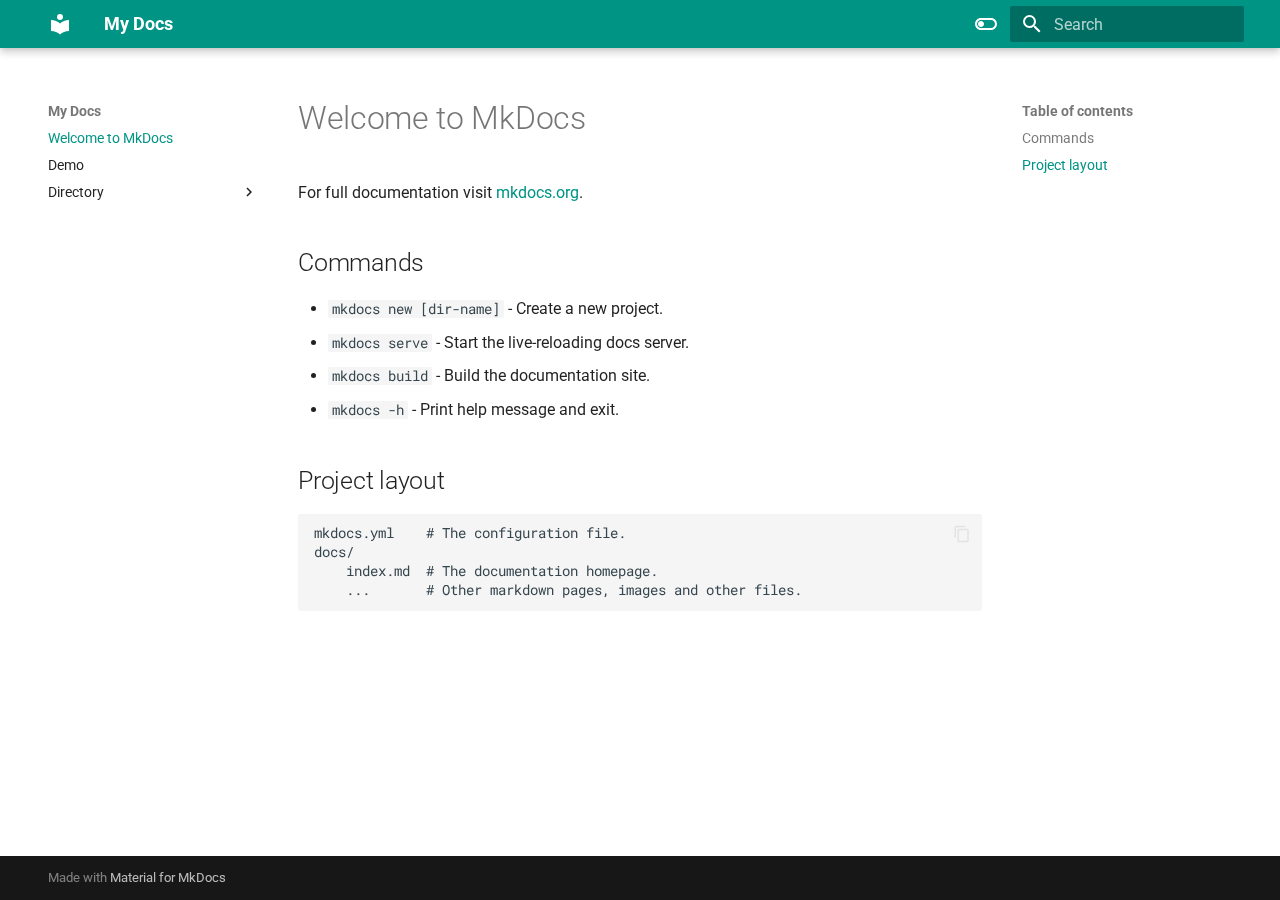
<file: index.html>
<!doctype html>
<html lang="en" class="no-js">
  <head>
    
      <meta charset="utf-8">
      <meta name="viewport" content="width=device-width,initial-scale=1">
      
      
      
      
      
        <link rel="next" href="test01/">
      
      
      <link rel="icon" href="assets/images/favicon.png">
      <meta name="generator" content="mkdocs-1.6.0, mkdocs-material-9.5.24">
    
    
      
        <title>My Docs</title>
      
    
    
      <link rel="stylesheet" href="assets/stylesheets/main.6543a935.min.css">
      
        
        <link rel="stylesheet" href="assets/stylesheets/palette.06af60db.min.css">
      
      


    
    
      
    
    
      
        
        
        <link rel="preconnect" href="https://fonts.gstatic.com" crossorigin>
        <link rel="stylesheet" href="https://fonts.googleapis.com/css?family=Roboto:300,300i,400,400i,700,700i%7CRoboto+Mono:400,400i,700,700i&display=fallback">
        <style>:root{--md-text-font:"Roboto";--md-code-font:"Roboto Mono"}</style>
      
    
    
      <link rel="stylesheet" href="stylesheets/extra.css">
    
    <script>__md_scope=new URL(".",location),__md_hash=e=>[...e].reduce((e,_)=>(e<<5)-e+_.charCodeAt(0),0),__md_get=(e,_=localStorage,t=__md_scope)=>JSON.parse(_.getItem(t.pathname+"."+e)),__md_set=(e,_,t=localStorage,a=__md_scope)=>{try{t.setItem(a.pathname+"."+e,JSON.stringify(_))}catch(e){}}</script>
    
      

    
    
    
  </head>
  
  
    
    
      
    
    
    
    
    <body dir="ltr" data-md-color-scheme="default" data-md-color-primary="teal" data-md-color-accent="pink">
  
    
    <input class="md-toggle" data-md-toggle="drawer" type="checkbox" id="__drawer" autocomplete="off">
    <input class="md-toggle" data-md-toggle="search" type="checkbox" id="__search" autocomplete="off">
    <label class="md-overlay" for="__drawer"></label>
    <div data-md-component="skip">
      
        
        <a href="#welcome-to-mkdocs" class="md-skip">
          Skip to content
        </a>
      
    </div>
    <div data-md-component="announce">
      
    </div>
    
    
      

  

<header class="md-header md-header--shadow" data-md-component="header">
  <nav class="md-header__inner md-grid" aria-label="Header">
    <a href="." title="My Docs" class="md-header__button md-logo" aria-label="My Docs" data-md-component="logo">
      
  
  <svg xmlns="http://www.w3.org/2000/svg" viewBox="0 0 24 24"><path d="M12 8a3 3 0 0 0 3-3 3 3 0 0 0-3-3 3 3 0 0 0-3 3 3 3 0 0 0 3 3m0 3.54C9.64 9.35 6.5 8 3 8v11c3.5 0 6.64 1.35 9 3.54 2.36-2.19 5.5-3.54 9-3.54V8c-3.5 0-6.64 1.35-9 3.54Z"/></svg>

    </a>
    <label class="md-header__button md-icon" for="__drawer">
      
      <svg xmlns="http://www.w3.org/2000/svg" viewBox="0 0 24 24"><path d="M3 6h18v2H3V6m0 5h18v2H3v-2m0 5h18v2H3v-2Z"/></svg>
    </label>
    <div class="md-header__title" data-md-component="header-title">
      <div class="md-header__ellipsis">
        <div class="md-header__topic">
          <span class="md-ellipsis">
            My Docs
          </span>
        </div>
        <div class="md-header__topic" data-md-component="header-topic">
          <span class="md-ellipsis">
            
              Welcome to MkDocs
            
          </span>
        </div>
      </div>
    </div>
    
      
        <form class="md-header__option" data-md-component="palette">
  
    
    
    
    <input class="md-option" data-md-color-media="" data-md-color-scheme="default" data-md-color-primary="teal" data-md-color-accent="pink"  aria-label="ダークモードに切り替えます。"  type="radio" name="__palette" id="__palette_0">
    
      <label class="md-header__button md-icon" title="ダークモードに切り替えます。" for="__palette_1" hidden>
        <svg xmlns="http://www.w3.org/2000/svg" viewBox="0 0 24 24"><path d="M17 6H7c-3.31 0-6 2.69-6 6s2.69 6 6 6h10c3.31 0 6-2.69 6-6s-2.69-6-6-6zm0 10H7c-2.21 0-4-1.79-4-4s1.79-4 4-4h10c2.21 0 4 1.79 4 4s-1.79 4-4 4zM7 9c-1.66 0-3 1.34-3 3s1.34 3 3 3 3-1.34 3-3-1.34-3-3-3z"/></svg>
      </label>
    
  
    
    
    
    <input class="md-option" data-md-color-media="" data-md-color-scheme="slate" data-md-color-primary="teal" data-md-color-accent="orange"  aria-label="ライトモードに切り替えます。"  type="radio" name="__palette" id="__palette_1">
    
      <label class="md-header__button md-icon" title="ライトモードに切り替えます。" for="__palette_0" hidden>
        <svg xmlns="http://www.w3.org/2000/svg" viewBox="0 0 24 24"><path d="M17 7H7a5 5 0 0 0-5 5 5 5 0 0 0 5 5h10a5 5 0 0 0 5-5 5 5 0 0 0-5-5m0 8a3 3 0 0 1-3-3 3 3 0 0 1 3-3 3 3 0 0 1 3 3 3 3 0 0 1-3 3Z"/></svg>
      </label>
    
  
</form>
      
    
    
      <script>var media,input,key,value,palette=__md_get("__palette");if(palette&&palette.color){"(prefers-color-scheme)"===palette.color.media&&(media=matchMedia("(prefers-color-scheme: light)"),input=document.querySelector(media.matches?"[data-md-color-media='(prefers-color-scheme: light)']":"[data-md-color-media='(prefers-color-scheme: dark)']"),palette.color.media=input.getAttribute("data-md-color-media"),palette.color.scheme=input.getAttribute("data-md-color-scheme"),palette.color.primary=input.getAttribute("data-md-color-primary"),palette.color.accent=input.getAttribute("data-md-color-accent"));for([key,value]of Object.entries(palette.color))document.body.setAttribute("data-md-color-"+key,value)}</script>
    
    
    
      <label class="md-header__button md-icon" for="__search">
        
        <svg xmlns="http://www.w3.org/2000/svg" viewBox="0 0 24 24"><path d="M9.5 3A6.5 6.5 0 0 1 16 9.5c0 1.61-.59 3.09-1.56 4.23l.27.27h.79l5 5-1.5 1.5-5-5v-.79l-.27-.27A6.516 6.516 0 0 1 9.5 16 6.5 6.5 0 0 1 3 9.5 6.5 6.5 0 0 1 9.5 3m0 2C7 5 5 7 5 9.5S7 14 9.5 14 14 12 14 9.5 12 5 9.5 5Z"/></svg>
      </label>
      <div class="md-search" data-md-component="search" role="dialog">
  <label class="md-search__overlay" for="__search"></label>
  <div class="md-search__inner" role="search">
    <form class="md-search__form" name="search">
      <input type="text" class="md-search__input" name="query" aria-label="Search" placeholder="Search" autocapitalize="off" autocorrect="off" autocomplete="off" spellcheck="false" data-md-component="search-query" required>
      <label class="md-search__icon md-icon" for="__search">
        
        <svg xmlns="http://www.w3.org/2000/svg" viewBox="0 0 24 24"><path d="M9.5 3A6.5 6.5 0 0 1 16 9.5c0 1.61-.59 3.09-1.56 4.23l.27.27h.79l5 5-1.5 1.5-5-5v-.79l-.27-.27A6.516 6.516 0 0 1 9.5 16 6.5 6.5 0 0 1 3 9.5 6.5 6.5 0 0 1 9.5 3m0 2C7 5 5 7 5 9.5S7 14 9.5 14 14 12 14 9.5 12 5 9.5 5Z"/></svg>
        
        <svg xmlns="http://www.w3.org/2000/svg" viewBox="0 0 24 24"><path d="M20 11v2H8l5.5 5.5-1.42 1.42L4.16 12l7.92-7.92L13.5 5.5 8 11h12Z"/></svg>
      </label>
      <nav class="md-search__options" aria-label="Search">
        
        <button type="reset" class="md-search__icon md-icon" title="Clear" aria-label="Clear" tabindex="-1">
          
          <svg xmlns="http://www.w3.org/2000/svg" viewBox="0 0 24 24"><path d="M19 6.41 17.59 5 12 10.59 6.41 5 5 6.41 10.59 12 5 17.59 6.41 19 12 13.41 17.59 19 19 17.59 13.41 12 19 6.41Z"/></svg>
        </button>
      </nav>
      
    </form>
    <div class="md-search__output">
      <div class="md-search__scrollwrap" data-md-scrollfix>
        <div class="md-search-result" data-md-component="search-result">
          <div class="md-search-result__meta">
            Initializing search
          </div>
          <ol class="md-search-result__list" role="presentation"></ol>
        </div>
      </div>
    </div>
  </div>
</div>
    
    
  </nav>
  
</header>
    
    <div class="md-container" data-md-component="container">
      
      
        
          
        
      
      <main class="md-main" data-md-component="main">
        <div class="md-main__inner md-grid">
          
            
              
              <div class="md-sidebar md-sidebar--primary" data-md-component="sidebar" data-md-type="navigation" >
                <div class="md-sidebar__scrollwrap">
                  <div class="md-sidebar__inner">
                    



<nav class="md-nav md-nav--primary" aria-label="Navigation" data-md-level="0">
  <label class="md-nav__title" for="__drawer">
    <a href="." title="My Docs" class="md-nav__button md-logo" aria-label="My Docs" data-md-component="logo">
      
  
  <svg xmlns="http://www.w3.org/2000/svg" viewBox="0 0 24 24"><path d="M12 8a3 3 0 0 0 3-3 3 3 0 0 0-3-3 3 3 0 0 0-3 3 3 3 0 0 0 3 3m0 3.54C9.64 9.35 6.5 8 3 8v11c3.5 0 6.64 1.35 9 3.54 2.36-2.19 5.5-3.54 9-3.54V8c-3.5 0-6.64 1.35-9 3.54Z"/></svg>

    </a>
    My Docs
  </label>
  
  <ul class="md-nav__list" data-md-scrollfix>
    
      
      
  
  
    
  
  
  
    <li class="md-nav__item md-nav__item--active">
      
      <input class="md-nav__toggle md-toggle" type="checkbox" id="__toc">
      
      
        
      
      
        <label class="md-nav__link md-nav__link--active" for="__toc">
          
  
  <span class="md-ellipsis">
    Welcome to MkDocs
  </span>
  

          <span class="md-nav__icon md-icon"></span>
        </label>
      
      <a href="." class="md-nav__link md-nav__link--active">
        
  
  <span class="md-ellipsis">
    Welcome to MkDocs
  </span>
  

      </a>
      
        

<nav class="md-nav md-nav--secondary" aria-label="Table of contents">
  
  
  
    
  
  
    <label class="md-nav__title" for="__toc">
      <span class="md-nav__icon md-icon"></span>
      Table of contents
    </label>
    <ul class="md-nav__list" data-md-component="toc" data-md-scrollfix>
      
        <li class="md-nav__item">
  <a href="#commands" class="md-nav__link">
    <span class="md-ellipsis">
      Commands
    </span>
  </a>
  
</li>
      
        <li class="md-nav__item">
  <a href="#project-layout" class="md-nav__link">
    <span class="md-ellipsis">
      Project layout
    </span>
  </a>
  
</li>
      
    </ul>
  
</nav>
      
    </li>
  

    
      
      
  
  
  
  
    <li class="md-nav__item">
      <a href="test01/" class="md-nav__link">
        
  
  <span class="md-ellipsis">
    Demo
  </span>
  

      </a>
    </li>
  

    
      
      
  
  
  
  
    
    
    
    
    <li class="md-nav__item md-nav__item--nested">
      
        
        
        <input class="md-nav__toggle md-toggle " type="checkbox" id="__nav_3" >
        
          
          <label class="md-nav__link" for="__nav_3" id="__nav_3_label" tabindex="0">
            
  
  <span class="md-ellipsis">
    Directory
  </span>
  

            <span class="md-nav__icon md-icon"></span>
          </label>
        
        <nav class="md-nav" data-md-level="1" aria-labelledby="__nav_3_label" aria-expanded="false">
          <label class="md-nav__title" for="__nav_3">
            <span class="md-nav__icon md-icon"></span>
            Directory
          </label>
          <ul class="md-nav__list" data-md-scrollfix>
            
              
                
  
  
  
  
    <li class="md-nav__item">
      <a href="directory/test02/" class="md-nav__link">
        
  
  <span class="md-ellipsis">
    タイトル
  </span>
  

      </a>
    </li>
  

              
            
          </ul>
        </nav>
      
    </li>
  

    
  </ul>
</nav>
                  </div>
                </div>
              </div>
            
            
              
              <div class="md-sidebar md-sidebar--secondary" data-md-component="sidebar" data-md-type="toc" >
                <div class="md-sidebar__scrollwrap">
                  <div class="md-sidebar__inner">
                    

<nav class="md-nav md-nav--secondary" aria-label="Table of contents">
  
  
  
    
  
  
    <label class="md-nav__title" for="__toc">
      <span class="md-nav__icon md-icon"></span>
      Table of contents
    </label>
    <ul class="md-nav__list" data-md-component="toc" data-md-scrollfix>
      
        <li class="md-nav__item">
  <a href="#commands" class="md-nav__link">
    <span class="md-ellipsis">
      Commands
    </span>
  </a>
  
</li>
      
        <li class="md-nav__item">
  <a href="#project-layout" class="md-nav__link">
    <span class="md-ellipsis">
      Project layout
    </span>
  </a>
  
</li>
      
    </ul>
  
</nav>
                  </div>
                </div>
              </div>
            
          
          
            <div class="md-content" data-md-component="content">
              <article class="md-content__inner md-typeset">
                
                  


<h1 id="welcome-to-mkdocs">Welcome to MkDocs</h1>
<p>For full documentation visit <a href="https://www.mkdocs.org">mkdocs.org</a>.</p>
<h2 id="commands">Commands</h2>
<ul>
<li><code>mkdocs new [dir-name]</code> - Create a new project.</li>
<li><code>mkdocs serve</code> - Start the live-reloading docs server.</li>
<li><code>mkdocs build</code> - Build the documentation site.</li>
<li><code>mkdocs -h</code> - Print help message and exit.</li>
</ul>
<h2 id="project-layout">Project layout</h2>
<div class="language-text highlight"><pre><span></span><code>mkdocs.yml    # The configuration file.
docs/
    index.md  # The documentation homepage.
    ...       # Other markdown pages, images and other files.
</code></pre></div>












                
              </article>
            </div>
          
          
<script>var target=document.getElementById(location.hash.slice(1));target&&target.name&&(target.checked=target.name.startsWith("__tabbed_"))</script>
        </div>
        
      </main>
      
        <footer class="md-footer">
  
  <div class="md-footer-meta md-typeset">
    <div class="md-footer-meta__inner md-grid">
      <div class="md-copyright">
  
  
    Made with
    <a href="https://squidfunk.github.io/mkdocs-material/" target="_blank" rel="noopener">
      Material for MkDocs
    </a>
  
</div>
      
    </div>
  </div>
</footer>
      
    </div>
    <div class="md-dialog" data-md-component="dialog">
      <div class="md-dialog__inner md-typeset"></div>
    </div>
    
    
    <script id="__config" type="application/json">{"base": ".", "features": ["content.code.copy"], "search": "assets/javascripts/workers/search.b8dbb3d2.min.js", "translations": {"clipboard.copied": "Copied to clipboard", "clipboard.copy": "Copy to clipboard", "search.result.more.one": "1 more on this page", "search.result.more.other": "# more on this page", "search.result.none": "No matching documents", "search.result.one": "1 matching document", "search.result.other": "# matching documents", "search.result.placeholder": "Type to start searching", "search.result.term.missing": "Missing", "select.version": "Select version"}}</script>
    
    
      <script src="assets/javascripts/bundle.081f42fc.min.js"></script>
      
    
  </body>
</html>
</file>
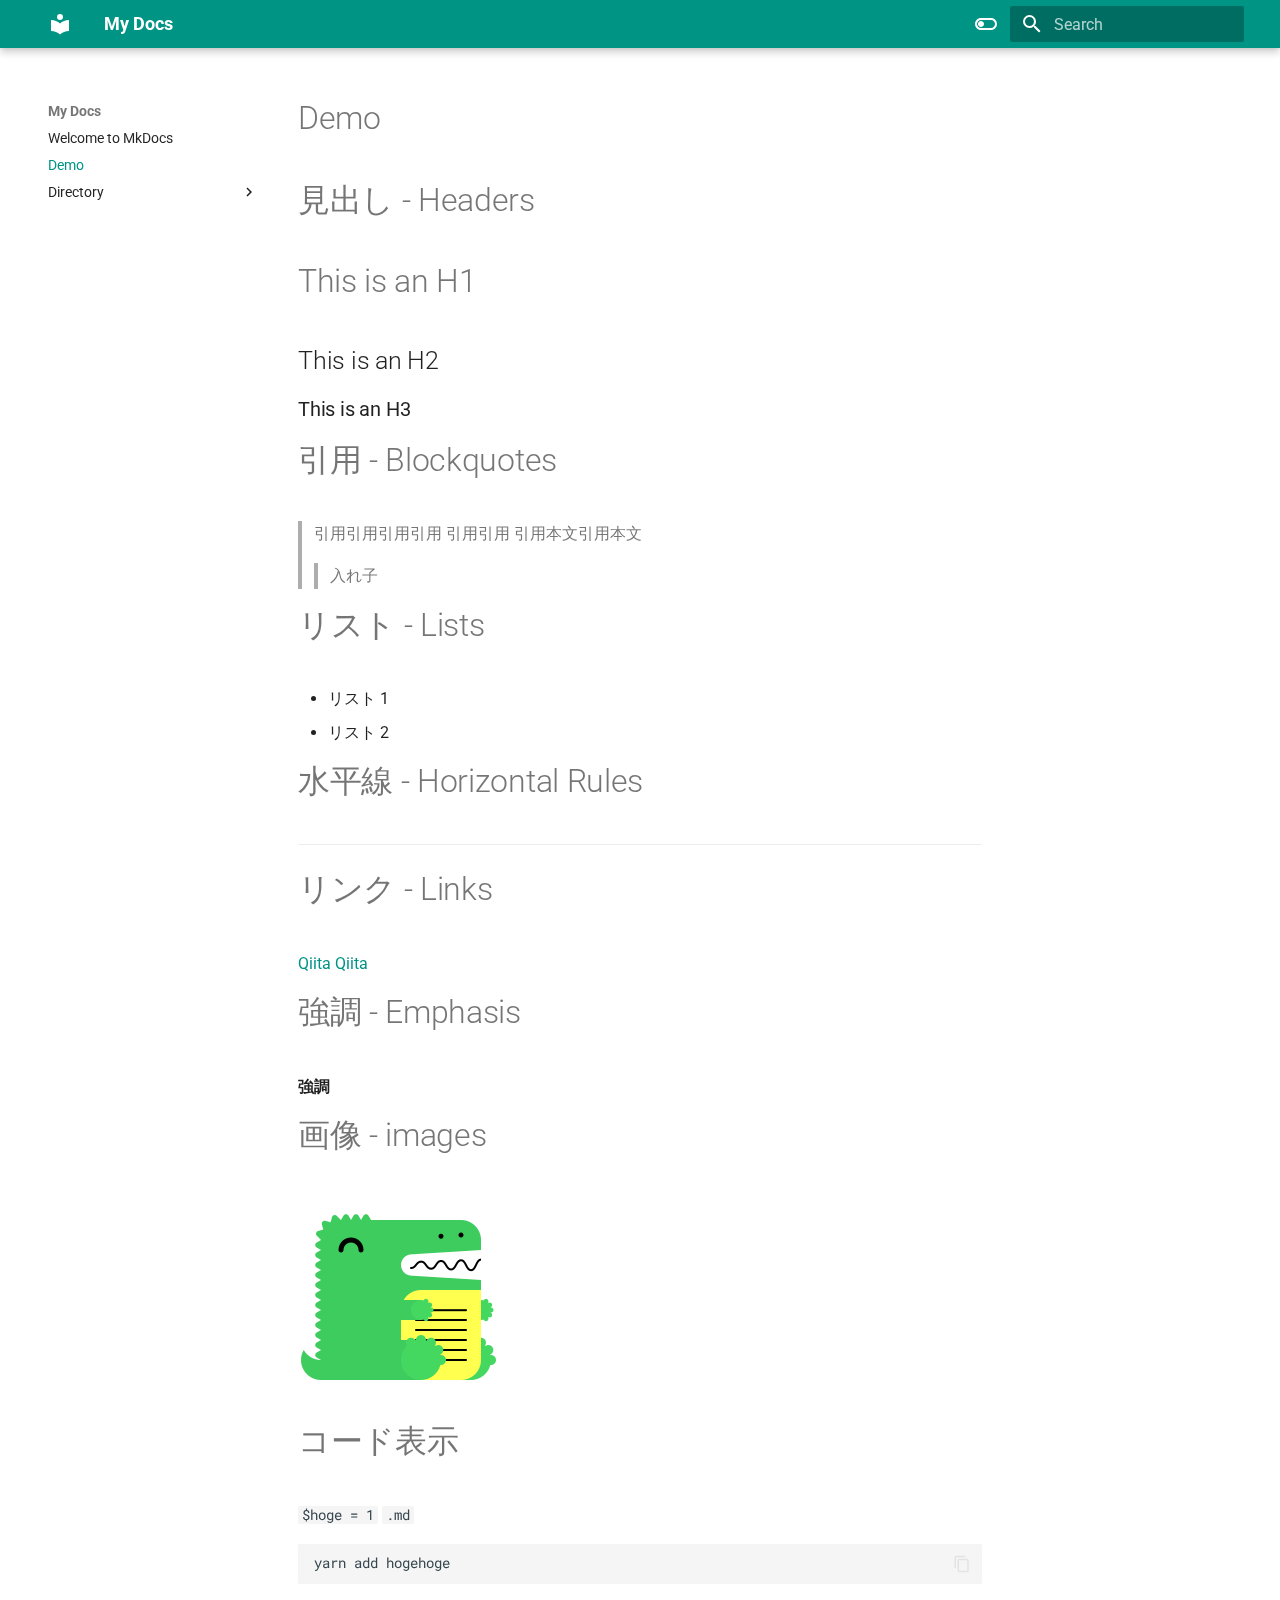
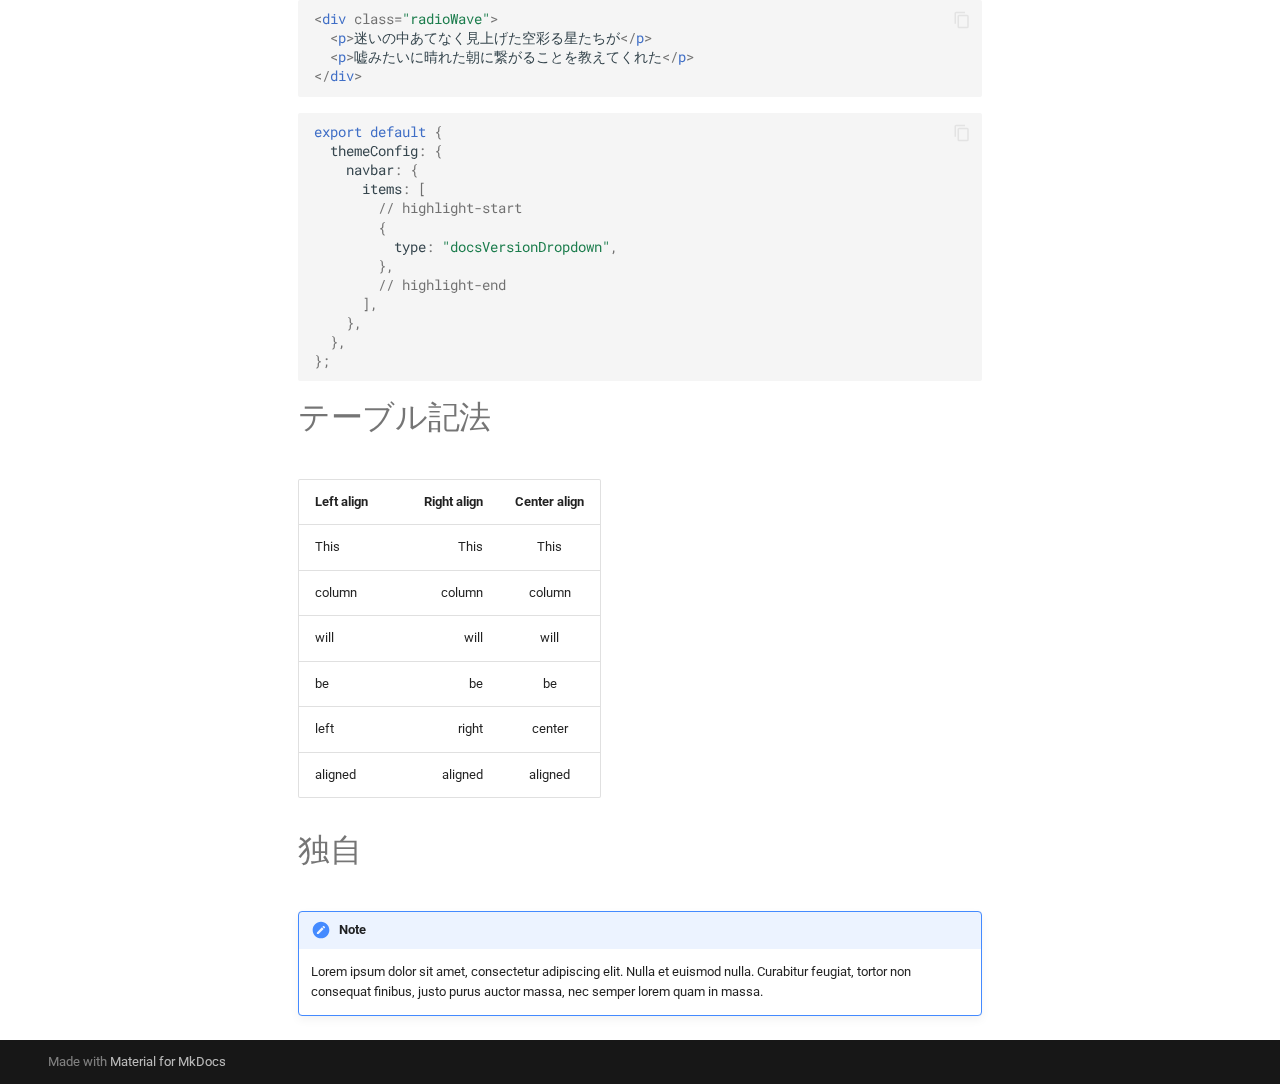
<file: test01/index.html>
<!doctype html>
<html lang="en" class="no-js">
  <head>
    
      <meta charset="utf-8">
      <meta name="viewport" content="width=device-width,initial-scale=1">
      
      
      
      
        <link rel="prev" href="..">
      
      
        <link rel="next" href="../directory/test02/">
      
      
      <link rel="icon" href="../assets/images/favicon.png">
      <meta name="generator" content="mkdocs-1.6.0, mkdocs-material-9.5.24">
    
    
      
        <title>Demo - My Docs</title>
      
    
    
      <link rel="stylesheet" href="../assets/stylesheets/main.6543a935.min.css">
      
        
        <link rel="stylesheet" href="../assets/stylesheets/palette.06af60db.min.css">
      
      


    
    
      
    
    
      
        
        
        <link rel="preconnect" href="https://fonts.gstatic.com" crossorigin>
        <link rel="stylesheet" href="https://fonts.googleapis.com/css?family=Roboto:300,300i,400,400i,700,700i%7CRoboto+Mono:400,400i,700,700i&display=fallback">
        <style>:root{--md-text-font:"Roboto";--md-code-font:"Roboto Mono"}</style>
      
    
    
      <link rel="stylesheet" href="../stylesheets/extra.css">
    
    <script>__md_scope=new URL("..",location),__md_hash=e=>[...e].reduce((e,_)=>(e<<5)-e+_.charCodeAt(0),0),__md_get=(e,_=localStorage,t=__md_scope)=>JSON.parse(_.getItem(t.pathname+"."+e)),__md_set=(e,_,t=localStorage,a=__md_scope)=>{try{t.setItem(a.pathname+"."+e,JSON.stringify(_))}catch(e){}}</script>
    
      

    
    
    
  </head>
  
  
    
    
      
    
    
    
    
    <body dir="ltr" data-md-color-scheme="default" data-md-color-primary="teal" data-md-color-accent="pink">
  
    
    <input class="md-toggle" data-md-toggle="drawer" type="checkbox" id="__drawer" autocomplete="off">
    <input class="md-toggle" data-md-toggle="search" type="checkbox" id="__search" autocomplete="off">
    <label class="md-overlay" for="__drawer"></label>
    <div data-md-component="skip">
      
        
        <a href="#demo" class="md-skip">
          Skip to content
        </a>
      
    </div>
    <div data-md-component="announce">
      
    </div>
    
    
      

  

<header class="md-header md-header--shadow" data-md-component="header">
  <nav class="md-header__inner md-grid" aria-label="Header">
    <a href=".." title="My Docs" class="md-header__button md-logo" aria-label="My Docs" data-md-component="logo">
      
  
  <svg xmlns="http://www.w3.org/2000/svg" viewBox="0 0 24 24"><path d="M12 8a3 3 0 0 0 3-3 3 3 0 0 0-3-3 3 3 0 0 0-3 3 3 3 0 0 0 3 3m0 3.54C9.64 9.35 6.5 8 3 8v11c3.5 0 6.64 1.35 9 3.54 2.36-2.19 5.5-3.54 9-3.54V8c-3.5 0-6.64 1.35-9 3.54Z"/></svg>

    </a>
    <label class="md-header__button md-icon" for="__drawer">
      
      <svg xmlns="http://www.w3.org/2000/svg" viewBox="0 0 24 24"><path d="M3 6h18v2H3V6m0 5h18v2H3v-2m0 5h18v2H3v-2Z"/></svg>
    </label>
    <div class="md-header__title" data-md-component="header-title">
      <div class="md-header__ellipsis">
        <div class="md-header__topic">
          <span class="md-ellipsis">
            My Docs
          </span>
        </div>
        <div class="md-header__topic" data-md-component="header-topic">
          <span class="md-ellipsis">
            
              Demo
            
          </span>
        </div>
      </div>
    </div>
    
      
        <form class="md-header__option" data-md-component="palette">
  
    
    
    
    <input class="md-option" data-md-color-media="" data-md-color-scheme="default" data-md-color-primary="teal" data-md-color-accent="pink"  aria-label="ダークモードに切り替えます。"  type="radio" name="__palette" id="__palette_0">
    
      <label class="md-header__button md-icon" title="ダークモードに切り替えます。" for="__palette_1" hidden>
        <svg xmlns="http://www.w3.org/2000/svg" viewBox="0 0 24 24"><path d="M17 6H7c-3.31 0-6 2.69-6 6s2.69 6 6 6h10c3.31 0 6-2.69 6-6s-2.69-6-6-6zm0 10H7c-2.21 0-4-1.79-4-4s1.79-4 4-4h10c2.21 0 4 1.79 4 4s-1.79 4-4 4zM7 9c-1.66 0-3 1.34-3 3s1.34 3 3 3 3-1.34 3-3-1.34-3-3-3z"/></svg>
      </label>
    
  
    
    
    
    <input class="md-option" data-md-color-media="" data-md-color-scheme="slate" data-md-color-primary="teal" data-md-color-accent="orange"  aria-label="ライトモードに切り替えます。"  type="radio" name="__palette" id="__palette_1">
    
      <label class="md-header__button md-icon" title="ライトモードに切り替えます。" for="__palette_0" hidden>
        <svg xmlns="http://www.w3.org/2000/svg" viewBox="0 0 24 24"><path d="M17 7H7a5 5 0 0 0-5 5 5 5 0 0 0 5 5h10a5 5 0 0 0 5-5 5 5 0 0 0-5-5m0 8a3 3 0 0 1-3-3 3 3 0 0 1 3-3 3 3 0 0 1 3 3 3 3 0 0 1-3 3Z"/></svg>
      </label>
    
  
</form>
      
    
    
      <script>var media,input,key,value,palette=__md_get("__palette");if(palette&&palette.color){"(prefers-color-scheme)"===palette.color.media&&(media=matchMedia("(prefers-color-scheme: light)"),input=document.querySelector(media.matches?"[data-md-color-media='(prefers-color-scheme: light)']":"[data-md-color-media='(prefers-color-scheme: dark)']"),palette.color.media=input.getAttribute("data-md-color-media"),palette.color.scheme=input.getAttribute("data-md-color-scheme"),palette.color.primary=input.getAttribute("data-md-color-primary"),palette.color.accent=input.getAttribute("data-md-color-accent"));for([key,value]of Object.entries(palette.color))document.body.setAttribute("data-md-color-"+key,value)}</script>
    
    
    
      <label class="md-header__button md-icon" for="__search">
        
        <svg xmlns="http://www.w3.org/2000/svg" viewBox="0 0 24 24"><path d="M9.5 3A6.5 6.5 0 0 1 16 9.5c0 1.61-.59 3.09-1.56 4.23l.27.27h.79l5 5-1.5 1.5-5-5v-.79l-.27-.27A6.516 6.516 0 0 1 9.5 16 6.5 6.5 0 0 1 3 9.5 6.5 6.5 0 0 1 9.5 3m0 2C7 5 5 7 5 9.5S7 14 9.5 14 14 12 14 9.5 12 5 9.5 5Z"/></svg>
      </label>
      <div class="md-search" data-md-component="search" role="dialog">
  <label class="md-search__overlay" for="__search"></label>
  <div class="md-search__inner" role="search">
    <form class="md-search__form" name="search">
      <input type="text" class="md-search__input" name="query" aria-label="Search" placeholder="Search" autocapitalize="off" autocorrect="off" autocomplete="off" spellcheck="false" data-md-component="search-query" required>
      <label class="md-search__icon md-icon" for="__search">
        
        <svg xmlns="http://www.w3.org/2000/svg" viewBox="0 0 24 24"><path d="M9.5 3A6.5 6.5 0 0 1 16 9.5c0 1.61-.59 3.09-1.56 4.23l.27.27h.79l5 5-1.5 1.5-5-5v-.79l-.27-.27A6.516 6.516 0 0 1 9.5 16 6.5 6.5 0 0 1 3 9.5 6.5 6.5 0 0 1 9.5 3m0 2C7 5 5 7 5 9.5S7 14 9.5 14 14 12 14 9.5 12 5 9.5 5Z"/></svg>
        
        <svg xmlns="http://www.w3.org/2000/svg" viewBox="0 0 24 24"><path d="M20 11v2H8l5.5 5.5-1.42 1.42L4.16 12l7.92-7.92L13.5 5.5 8 11h12Z"/></svg>
      </label>
      <nav class="md-search__options" aria-label="Search">
        
        <button type="reset" class="md-search__icon md-icon" title="Clear" aria-label="Clear" tabindex="-1">
          
          <svg xmlns="http://www.w3.org/2000/svg" viewBox="0 0 24 24"><path d="M19 6.41 17.59 5 12 10.59 6.41 5 5 6.41 10.59 12 5 17.59 6.41 19 12 13.41 17.59 19 19 17.59 13.41 12 19 6.41Z"/></svg>
        </button>
      </nav>
      
    </form>
    <div class="md-search__output">
      <div class="md-search__scrollwrap" data-md-scrollfix>
        <div class="md-search-result" data-md-component="search-result">
          <div class="md-search-result__meta">
            Initializing search
          </div>
          <ol class="md-search-result__list" role="presentation"></ol>
        </div>
      </div>
    </div>
  </div>
</div>
    
    
  </nav>
  
</header>
    
    <div class="md-container" data-md-component="container">
      
      
        
          
        
      
      <main class="md-main" data-md-component="main">
        <div class="md-main__inner md-grid">
          
            
              
              <div class="md-sidebar md-sidebar--primary" data-md-component="sidebar" data-md-type="navigation" >
                <div class="md-sidebar__scrollwrap">
                  <div class="md-sidebar__inner">
                    



<nav class="md-nav md-nav--primary" aria-label="Navigation" data-md-level="0">
  <label class="md-nav__title" for="__drawer">
    <a href=".." title="My Docs" class="md-nav__button md-logo" aria-label="My Docs" data-md-component="logo">
      
  
  <svg xmlns="http://www.w3.org/2000/svg" viewBox="0 0 24 24"><path d="M12 8a3 3 0 0 0 3-3 3 3 0 0 0-3-3 3 3 0 0 0-3 3 3 3 0 0 0 3 3m0 3.54C9.64 9.35 6.5 8 3 8v11c3.5 0 6.64 1.35 9 3.54 2.36-2.19 5.5-3.54 9-3.54V8c-3.5 0-6.64 1.35-9 3.54Z"/></svg>

    </a>
    My Docs
  </label>
  
  <ul class="md-nav__list" data-md-scrollfix>
    
      
      
  
  
  
  
    <li class="md-nav__item">
      <a href=".." class="md-nav__link">
        
  
  <span class="md-ellipsis">
    Welcome to MkDocs
  </span>
  

      </a>
    </li>
  

    
      
      
  
  
    
  
  
  
    <li class="md-nav__item md-nav__item--active">
      
      <input class="md-nav__toggle md-toggle" type="checkbox" id="__toc">
      
      
        
      
      
      <a href="./" class="md-nav__link md-nav__link--active">
        
  
  <span class="md-ellipsis">
    Demo
  </span>
  

      </a>
      
    </li>
  

    
      
      
  
  
  
  
    
    
    
    
    <li class="md-nav__item md-nav__item--nested">
      
        
        
        <input class="md-nav__toggle md-toggle " type="checkbox" id="__nav_3" >
        
          
          <label class="md-nav__link" for="__nav_3" id="__nav_3_label" tabindex="0">
            
  
  <span class="md-ellipsis">
    Directory
  </span>
  

            <span class="md-nav__icon md-icon"></span>
          </label>
        
        <nav class="md-nav" data-md-level="1" aria-labelledby="__nav_3_label" aria-expanded="false">
          <label class="md-nav__title" for="__nav_3">
            <span class="md-nav__icon md-icon"></span>
            Directory
          </label>
          <ul class="md-nav__list" data-md-scrollfix>
            
              
                
  
  
  
  
    <li class="md-nav__item">
      <a href="../directory/test02/" class="md-nav__link">
        
  
  <span class="md-ellipsis">
    タイトル
  </span>
  

      </a>
    </li>
  

              
            
          </ul>
        </nav>
      
    </li>
  

    
  </ul>
</nav>
                  </div>
                </div>
              </div>
            
            
              
              <div class="md-sidebar md-sidebar--secondary" data-md-component="sidebar" data-md-type="toc" >
                <div class="md-sidebar__scrollwrap">
                  <div class="md-sidebar__inner">
                    

<nav class="md-nav md-nav--secondary" aria-label="Table of contents">
  
  
  
    
  
  
</nav>
                  </div>
                </div>
              </div>
            
          
          
            <div class="md-content" data-md-component="content">
              <article class="md-content__inner md-typeset">
                
                  


<h1 id="demo">Demo</h1>
<h1 id="-headers">見出し - Headers</h1>
<h1 id="this-is-an-h1">This is an H1</h1>
<h2 id="this-is-an-h2">This is an H2</h2>
<h3 id="this-is-an-h3">This is an H3</h3>
<h1 id="-blockquotes">引用 - Blockquotes</h1>
<blockquote>
<p>引用引用引用引用
引用引用
引用本文引用本文</p>
<blockquote>
<p>入れ子</p>
</blockquote>
</blockquote>
<h1 id="-lists">リスト - Lists</h1>
<ul>
<li>リスト 1</li>
<li>リスト 2</li>
</ul>
<h1 id="-horizontal-rules">水平線 - Horizontal Rules</h1>
<hr />
<h1 id="-links">リンク - Links</h1>
<p><a href="http://qiita.com">Qiita</a>
<a href="http://qiita.com" title="Qiita">Qiita</a></p>
<h1 id="-emphasis">強調 - Emphasis</h1>
<p><strong>強調</strong></p>
<h1 id="-images">画像 - images</h1>
<p><img alt="Docusaurus logo" src="/img/docusaurus.png" /></p>
<h1 id="_1">コード表示</h1>
<p><code>$hoge = 1</code>
<code>.md</code></p>
<div class="language-text highlight"><pre><span></span><code><span id="__span-0-1"><a id="__codelineno-0-1" name="__codelineno-0-1" href="#__codelineno-0-1"></a>yarn add hogehoge
</span></code></pre></div>
<div class="language-html highlight"><pre><span></span><code><span id="__span-1-1"><a id="__codelineno-1-1" name="__codelineno-1-1" href="#__codelineno-1-1"></a><span class="p">&lt;</span><span class="nt">div</span> <span class="na">class</span><span class="o">=</span><span class="s">&quot;radioWave&quot;</span><span class="p">&gt;</span>
</span><span id="__span-1-2"><a id="__codelineno-1-2" name="__codelineno-1-2" href="#__codelineno-1-2"></a>  <span class="p">&lt;</span><span class="nt">p</span><span class="p">&gt;</span>迷いの中あてなく見上げた空彩る星たちが<span class="p">&lt;/</span><span class="nt">p</span><span class="p">&gt;</span>
</span><span id="__span-1-3"><a id="__codelineno-1-3" name="__codelineno-1-3" href="#__codelineno-1-3"></a>  <span class="p">&lt;</span><span class="nt">p</span><span class="p">&gt;</span>嘘みたいに晴れた朝に繋がることを教えてくれた<span class="p">&lt;/</span><span class="nt">p</span><span class="p">&gt;</span>
</span><span id="__span-1-4"><a id="__codelineno-1-4" name="__codelineno-1-4" href="#__codelineno-1-4"></a><span class="p">&lt;/</span><span class="nt">div</span><span class="p">&gt;</span>
</span></code></pre></div>
<div class="language-js highlight"><pre><span></span><code><span id="__span-2-1"><a id="__codelineno-2-1" name="__codelineno-2-1" href="#__codelineno-2-1"></a><span class="k">export</span><span class="w"> </span><span class="k">default</span><span class="w"> </span><span class="p">{</span>
</span><span id="__span-2-2"><a id="__codelineno-2-2" name="__codelineno-2-2" href="#__codelineno-2-2"></a><span class="w">  </span><span class="nx">themeConfig</span><span class="o">:</span><span class="w"> </span><span class="p">{</span>
</span><span id="__span-2-3"><a id="__codelineno-2-3" name="__codelineno-2-3" href="#__codelineno-2-3"></a><span class="w">    </span><span class="nx">navbar</span><span class="o">:</span><span class="w"> </span><span class="p">{</span>
</span><span id="__span-2-4"><a id="__codelineno-2-4" name="__codelineno-2-4" href="#__codelineno-2-4"></a><span class="w">      </span><span class="nx">items</span><span class="o">:</span><span class="w"> </span><span class="p">[</span>
</span><span id="__span-2-5"><a id="__codelineno-2-5" name="__codelineno-2-5" href="#__codelineno-2-5"></a><span class="w">        </span><span class="c1">// highlight-start</span>
</span><span id="__span-2-6"><a id="__codelineno-2-6" name="__codelineno-2-6" href="#__codelineno-2-6"></a><span class="w">        </span><span class="p">{</span>
</span><span id="__span-2-7"><a id="__codelineno-2-7" name="__codelineno-2-7" href="#__codelineno-2-7"></a><span class="w">          </span><span class="nx">type</span><span class="o">:</span><span class="w"> </span><span class="s2">&quot;docsVersionDropdown&quot;</span><span class="p">,</span>
</span><span id="__span-2-8"><a id="__codelineno-2-8" name="__codelineno-2-8" href="#__codelineno-2-8"></a><span class="w">        </span><span class="p">},</span>
</span><span id="__span-2-9"><a id="__codelineno-2-9" name="__codelineno-2-9" href="#__codelineno-2-9"></a><span class="w">        </span><span class="c1">// highlight-end</span>
</span><span id="__span-2-10"><a id="__codelineno-2-10" name="__codelineno-2-10" href="#__codelineno-2-10"></a><span class="w">      </span><span class="p">],</span>
</span><span id="__span-2-11"><a id="__codelineno-2-11" name="__codelineno-2-11" href="#__codelineno-2-11"></a><span class="w">    </span><span class="p">},</span>
</span><span id="__span-2-12"><a id="__codelineno-2-12" name="__codelineno-2-12" href="#__codelineno-2-12"></a><span class="w">  </span><span class="p">},</span>
</span><span id="__span-2-13"><a id="__codelineno-2-13" name="__codelineno-2-13" href="#__codelineno-2-13"></a><span class="p">};</span>
</span></code></pre></div>
<h1 id="_2">テーブル記法</h1>
<table>
<thead>
<tr>
<th style="text-align: left;">Left align</th>
<th style="text-align: right;">Right align</th>
<th style="text-align: center;">Center align</th>
</tr>
</thead>
<tbody>
<tr>
<td style="text-align: left;">This</td>
<td style="text-align: right;">This</td>
<td style="text-align: center;">This</td>
</tr>
<tr>
<td style="text-align: left;">column</td>
<td style="text-align: right;">column</td>
<td style="text-align: center;">column</td>
</tr>
<tr>
<td style="text-align: left;">will</td>
<td style="text-align: right;">will</td>
<td style="text-align: center;">will</td>
</tr>
<tr>
<td style="text-align: left;">be</td>
<td style="text-align: right;">be</td>
<td style="text-align: center;">be</td>
</tr>
<tr>
<td style="text-align: left;">left</td>
<td style="text-align: right;">right</td>
<td style="text-align: center;">center</td>
</tr>
<tr>
<td style="text-align: left;">aligned</td>
<td style="text-align: right;">aligned</td>
<td style="text-align: center;">aligned</td>
</tr>
</tbody>
</table>
<h1 id="_3">独自</h1>
<div class="admonition note">
<p class="admonition-title">Note</p>
<p>Lorem ipsum dolor sit amet, consectetur adipiscing elit. Nulla et euismod
nulla. Curabitur feugiat, tortor non consequat finibus, justo purus auctor
massa, nec semper lorem quam in massa.</p>
</div>












                
              </article>
            </div>
          
          
<script>var target=document.getElementById(location.hash.slice(1));target&&target.name&&(target.checked=target.name.startsWith("__tabbed_"))</script>
        </div>
        
      </main>
      
        <footer class="md-footer">
  
  <div class="md-footer-meta md-typeset">
    <div class="md-footer-meta__inner md-grid">
      <div class="md-copyright">
  
  
    Made with
    <a href="https://squidfunk.github.io/mkdocs-material/" target="_blank" rel="noopener">
      Material for MkDocs
    </a>
  
</div>
      
    </div>
  </div>
</footer>
      
    </div>
    <div class="md-dialog" data-md-component="dialog">
      <div class="md-dialog__inner md-typeset"></div>
    </div>
    
    
    <script id="__config" type="application/json">{"base": "..", "features": ["content.code.copy"], "search": "../assets/javascripts/workers/search.b8dbb3d2.min.js", "translations": {"clipboard.copied": "Copied to clipboard", "clipboard.copy": "Copy to clipboard", "search.result.more.one": "1 more on this page", "search.result.more.other": "# more on this page", "search.result.none": "No matching documents", "search.result.one": "1 matching document", "search.result.other": "# matching documents", "search.result.placeholder": "Type to start searching", "search.result.term.missing": "Missing", "select.version": "Select version"}}</script>
    
    
      <script src="../assets/javascripts/bundle.081f42fc.min.js"></script>
      
    
  </body>
</html>
</file>
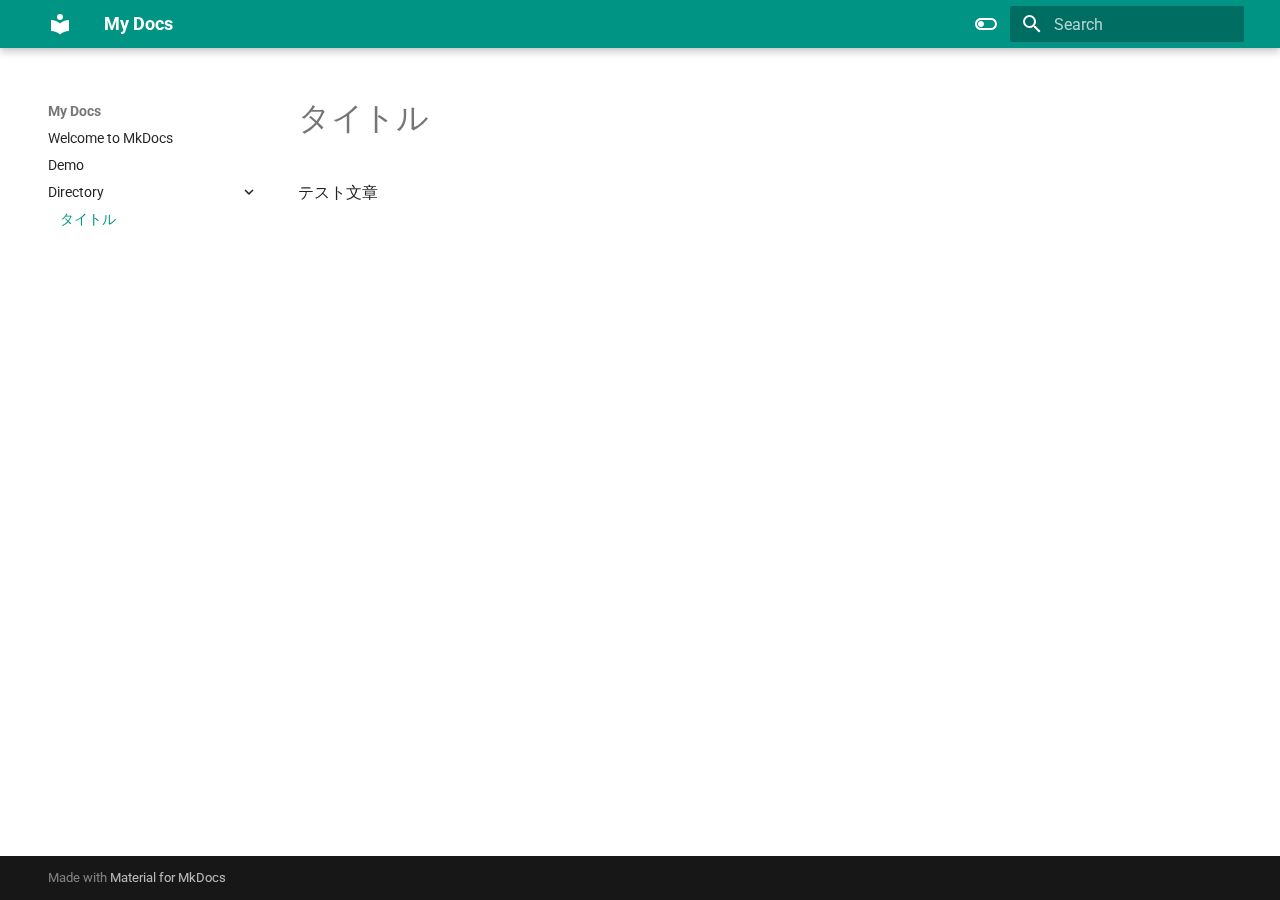
<file: directory/test02/index.html>
<!doctype html>
<html lang="en" class="no-js">
  <head>
    
      <meta charset="utf-8">
      <meta name="viewport" content="width=device-width,initial-scale=1">
      
      
      
      
        <link rel="prev" href="../../test01/">
      
      
      
      <link rel="icon" href="../../assets/images/favicon.png">
      <meta name="generator" content="mkdocs-1.6.0, mkdocs-material-9.5.24">
    
    
      
        <title>タイトル - My Docs</title>
      
    
    
      <link rel="stylesheet" href="../../assets/stylesheets/main.6543a935.min.css">
      
        
        <link rel="stylesheet" href="../../assets/stylesheets/palette.06af60db.min.css">
      
      


    
    
      
    
    
      
        
        
        <link rel="preconnect" href="https://fonts.gstatic.com" crossorigin>
        <link rel="stylesheet" href="https://fonts.googleapis.com/css?family=Roboto:300,300i,400,400i,700,700i%7CRoboto+Mono:400,400i,700,700i&display=fallback">
        <style>:root{--md-text-font:"Roboto";--md-code-font:"Roboto Mono"}</style>
      
    
    
      <link rel="stylesheet" href="../../stylesheets/extra.css">
    
    <script>__md_scope=new URL("../..",location),__md_hash=e=>[...e].reduce((e,_)=>(e<<5)-e+_.charCodeAt(0),0),__md_get=(e,_=localStorage,t=__md_scope)=>JSON.parse(_.getItem(t.pathname+"."+e)),__md_set=(e,_,t=localStorage,a=__md_scope)=>{try{t.setItem(a.pathname+"."+e,JSON.stringify(_))}catch(e){}}</script>
    
      

    
    
    
  </head>
  
  
    
    
      
    
    
    
    
    <body dir="ltr" data-md-color-scheme="default" data-md-color-primary="teal" data-md-color-accent="pink">
  
    
    <input class="md-toggle" data-md-toggle="drawer" type="checkbox" id="__drawer" autocomplete="off">
    <input class="md-toggle" data-md-toggle="search" type="checkbox" id="__search" autocomplete="off">
    <label class="md-overlay" for="__drawer"></label>
    <div data-md-component="skip">
      
        
        <a href="#_1" class="md-skip">
          Skip to content
        </a>
      
    </div>
    <div data-md-component="announce">
      
    </div>
    
    
      

  

<header class="md-header md-header--shadow" data-md-component="header">
  <nav class="md-header__inner md-grid" aria-label="Header">
    <a href="../.." title="My Docs" class="md-header__button md-logo" aria-label="My Docs" data-md-component="logo">
      
  
  <svg xmlns="http://www.w3.org/2000/svg" viewBox="0 0 24 24"><path d="M12 8a3 3 0 0 0 3-3 3 3 0 0 0-3-3 3 3 0 0 0-3 3 3 3 0 0 0 3 3m0 3.54C9.64 9.35 6.5 8 3 8v11c3.5 0 6.64 1.35 9 3.54 2.36-2.19 5.5-3.54 9-3.54V8c-3.5 0-6.64 1.35-9 3.54Z"/></svg>

    </a>
    <label class="md-header__button md-icon" for="__drawer">
      
      <svg xmlns="http://www.w3.org/2000/svg" viewBox="0 0 24 24"><path d="M3 6h18v2H3V6m0 5h18v2H3v-2m0 5h18v2H3v-2Z"/></svg>
    </label>
    <div class="md-header__title" data-md-component="header-title">
      <div class="md-header__ellipsis">
        <div class="md-header__topic">
          <span class="md-ellipsis">
            My Docs
          </span>
        </div>
        <div class="md-header__topic" data-md-component="header-topic">
          <span class="md-ellipsis">
            
              タイトル
            
          </span>
        </div>
      </div>
    </div>
    
      
        <form class="md-header__option" data-md-component="palette">
  
    
    
    
    <input class="md-option" data-md-color-media="" data-md-color-scheme="default" data-md-color-primary="teal" data-md-color-accent="pink"  aria-label="ダークモードに切り替えます。"  type="radio" name="__palette" id="__palette_0">
    
      <label class="md-header__button md-icon" title="ダークモードに切り替えます。" for="__palette_1" hidden>
        <svg xmlns="http://www.w3.org/2000/svg" viewBox="0 0 24 24"><path d="M17 6H7c-3.31 0-6 2.69-6 6s2.69 6 6 6h10c3.31 0 6-2.69 6-6s-2.69-6-6-6zm0 10H7c-2.21 0-4-1.79-4-4s1.79-4 4-4h10c2.21 0 4 1.79 4 4s-1.79 4-4 4zM7 9c-1.66 0-3 1.34-3 3s1.34 3 3 3 3-1.34 3-3-1.34-3-3-3z"/></svg>
      </label>
    
  
    
    
    
    <input class="md-option" data-md-color-media="" data-md-color-scheme="slate" data-md-color-primary="teal" data-md-color-accent="orange"  aria-label="ライトモードに切り替えます。"  type="radio" name="__palette" id="__palette_1">
    
      <label class="md-header__button md-icon" title="ライトモードに切り替えます。" for="__palette_0" hidden>
        <svg xmlns="http://www.w3.org/2000/svg" viewBox="0 0 24 24"><path d="M17 7H7a5 5 0 0 0-5 5 5 5 0 0 0 5 5h10a5 5 0 0 0 5-5 5 5 0 0 0-5-5m0 8a3 3 0 0 1-3-3 3 3 0 0 1 3-3 3 3 0 0 1 3 3 3 3 0 0 1-3 3Z"/></svg>
      </label>
    
  
</form>
      
    
    
      <script>var media,input,key,value,palette=__md_get("__palette");if(palette&&palette.color){"(prefers-color-scheme)"===palette.color.media&&(media=matchMedia("(prefers-color-scheme: light)"),input=document.querySelector(media.matches?"[data-md-color-media='(prefers-color-scheme: light)']":"[data-md-color-media='(prefers-color-scheme: dark)']"),palette.color.media=input.getAttribute("data-md-color-media"),palette.color.scheme=input.getAttribute("data-md-color-scheme"),palette.color.primary=input.getAttribute("data-md-color-primary"),palette.color.accent=input.getAttribute("data-md-color-accent"));for([key,value]of Object.entries(palette.color))document.body.setAttribute("data-md-color-"+key,value)}</script>
    
    
    
      <label class="md-header__button md-icon" for="__search">
        
        <svg xmlns="http://www.w3.org/2000/svg" viewBox="0 0 24 24"><path d="M9.5 3A6.5 6.5 0 0 1 16 9.5c0 1.61-.59 3.09-1.56 4.23l.27.27h.79l5 5-1.5 1.5-5-5v-.79l-.27-.27A6.516 6.516 0 0 1 9.5 16 6.5 6.5 0 0 1 3 9.5 6.5 6.5 0 0 1 9.5 3m0 2C7 5 5 7 5 9.5S7 14 9.5 14 14 12 14 9.5 12 5 9.5 5Z"/></svg>
      </label>
      <div class="md-search" data-md-component="search" role="dialog">
  <label class="md-search__overlay" for="__search"></label>
  <div class="md-search__inner" role="search">
    <form class="md-search__form" name="search">
      <input type="text" class="md-search__input" name="query" aria-label="Search" placeholder="Search" autocapitalize="off" autocorrect="off" autocomplete="off" spellcheck="false" data-md-component="search-query" required>
      <label class="md-search__icon md-icon" for="__search">
        
        <svg xmlns="http://www.w3.org/2000/svg" viewBox="0 0 24 24"><path d="M9.5 3A6.5 6.5 0 0 1 16 9.5c0 1.61-.59 3.09-1.56 4.23l.27.27h.79l5 5-1.5 1.5-5-5v-.79l-.27-.27A6.516 6.516 0 0 1 9.5 16 6.5 6.5 0 0 1 3 9.5 6.5 6.5 0 0 1 9.5 3m0 2C7 5 5 7 5 9.5S7 14 9.5 14 14 12 14 9.5 12 5 9.5 5Z"/></svg>
        
        <svg xmlns="http://www.w3.org/2000/svg" viewBox="0 0 24 24"><path d="M20 11v2H8l5.5 5.5-1.42 1.42L4.16 12l7.92-7.92L13.5 5.5 8 11h12Z"/></svg>
      </label>
      <nav class="md-search__options" aria-label="Search">
        
        <button type="reset" class="md-search__icon md-icon" title="Clear" aria-label="Clear" tabindex="-1">
          
          <svg xmlns="http://www.w3.org/2000/svg" viewBox="0 0 24 24"><path d="M19 6.41 17.59 5 12 10.59 6.41 5 5 6.41 10.59 12 5 17.59 6.41 19 12 13.41 17.59 19 19 17.59 13.41 12 19 6.41Z"/></svg>
        </button>
      </nav>
      
    </form>
    <div class="md-search__output">
      <div class="md-search__scrollwrap" data-md-scrollfix>
        <div class="md-search-result" data-md-component="search-result">
          <div class="md-search-result__meta">
            Initializing search
          </div>
          <ol class="md-search-result__list" role="presentation"></ol>
        </div>
      </div>
    </div>
  </div>
</div>
    
    
  </nav>
  
</header>
    
    <div class="md-container" data-md-component="container">
      
      
        
          
        
      
      <main class="md-main" data-md-component="main">
        <div class="md-main__inner md-grid">
          
            
              
              <div class="md-sidebar md-sidebar--primary" data-md-component="sidebar" data-md-type="navigation" >
                <div class="md-sidebar__scrollwrap">
                  <div class="md-sidebar__inner">
                    



<nav class="md-nav md-nav--primary" aria-label="Navigation" data-md-level="0">
  <label class="md-nav__title" for="__drawer">
    <a href="../.." title="My Docs" class="md-nav__button md-logo" aria-label="My Docs" data-md-component="logo">
      
  
  <svg xmlns="http://www.w3.org/2000/svg" viewBox="0 0 24 24"><path d="M12 8a3 3 0 0 0 3-3 3 3 0 0 0-3-3 3 3 0 0 0-3 3 3 3 0 0 0 3 3m0 3.54C9.64 9.35 6.5 8 3 8v11c3.5 0 6.64 1.35 9 3.54 2.36-2.19 5.5-3.54 9-3.54V8c-3.5 0-6.64 1.35-9 3.54Z"/></svg>

    </a>
    My Docs
  </label>
  
  <ul class="md-nav__list" data-md-scrollfix>
    
      
      
  
  
  
  
    <li class="md-nav__item">
      <a href="../.." class="md-nav__link">
        
  
  <span class="md-ellipsis">
    Welcome to MkDocs
  </span>
  

      </a>
    </li>
  

    
      
      
  
  
  
  
    <li class="md-nav__item">
      <a href="../../test01/" class="md-nav__link">
        
  
  <span class="md-ellipsis">
    Demo
  </span>
  

      </a>
    </li>
  

    
      
      
  
  
    
  
  
  
    
    
    
    
    <li class="md-nav__item md-nav__item--active md-nav__item--nested">
      
        
        
        <input class="md-nav__toggle md-toggle " type="checkbox" id="__nav_3" checked>
        
          
          <label class="md-nav__link" for="__nav_3" id="__nav_3_label" tabindex="0">
            
  
  <span class="md-ellipsis">
    Directory
  </span>
  

            <span class="md-nav__icon md-icon"></span>
          </label>
        
        <nav class="md-nav" data-md-level="1" aria-labelledby="__nav_3_label" aria-expanded="true">
          <label class="md-nav__title" for="__nav_3">
            <span class="md-nav__icon md-icon"></span>
            Directory
          </label>
          <ul class="md-nav__list" data-md-scrollfix>
            
              
                
  
  
    
  
  
  
    <li class="md-nav__item md-nav__item--active">
      
      <input class="md-nav__toggle md-toggle" type="checkbox" id="__toc">
      
      
        
      
      
      <a href="./" class="md-nav__link md-nav__link--active">
        
  
  <span class="md-ellipsis">
    タイトル
  </span>
  

      </a>
      
    </li>
  

              
            
          </ul>
        </nav>
      
    </li>
  

    
  </ul>
</nav>
                  </div>
                </div>
              </div>
            
            
              
              <div class="md-sidebar md-sidebar--secondary" data-md-component="sidebar" data-md-type="toc" >
                <div class="md-sidebar__scrollwrap">
                  <div class="md-sidebar__inner">
                    

<nav class="md-nav md-nav--secondary" aria-label="Table of contents">
  
  
  
    
  
  
</nav>
                  </div>
                </div>
              </div>
            
          
          
            <div class="md-content" data-md-component="content">
              <article class="md-content__inner md-typeset">
                
                  


<h1 id="_1">タイトル</h1>
<p>テスト文章</p>












                
              </article>
            </div>
          
          
<script>var target=document.getElementById(location.hash.slice(1));target&&target.name&&(target.checked=target.name.startsWith("__tabbed_"))</script>
        </div>
        
      </main>
      
        <footer class="md-footer">
  
  <div class="md-footer-meta md-typeset">
    <div class="md-footer-meta__inner md-grid">
      <div class="md-copyright">
  
  
    Made with
    <a href="https://squidfunk.github.io/mkdocs-material/" target="_blank" rel="noopener">
      Material for MkDocs
    </a>
  
</div>
      
    </div>
  </div>
</footer>
      
    </div>
    <div class="md-dialog" data-md-component="dialog">
      <div class="md-dialog__inner md-typeset"></div>
    </div>
    
    
    <script id="__config" type="application/json">{"base": "../..", "features": ["content.code.copy"], "search": "../../assets/javascripts/workers/search.b8dbb3d2.min.js", "translations": {"clipboard.copied": "Copied to clipboard", "clipboard.copy": "Copy to clipboard", "search.result.more.one": "1 more on this page", "search.result.more.other": "# more on this page", "search.result.none": "No matching documents", "search.result.one": "1 matching document", "search.result.other": "# matching documents", "search.result.placeholder": "Type to start searching", "search.result.term.missing": "Missing", "select.version": "Select version"}}</script>
    
    
      <script src="../../assets/javascripts/bundle.081f42fc.min.js"></script>
      
    
  </body>
</html>
</file>
<file: stylesheets/extra.css>
:root {
  --md-primary-fg-color:        #0061ff;
  --md-primary-fg-color--light: #bcdaf5;
  --md-primary-fg-color--dark:  #0039b3;
}

.md-grid {
  margin-left: 32px;
  margin-right: 32px;
  max-width: 100%;
}
</file>
<file: assets/stylesheets/main.6543a935.min.css>
@charset "UTF-8";html{-webkit-text-size-adjust:none;-moz-text-size-adjust:none;text-size-adjust:none;box-sizing:border-box}*,:after,:before{box-sizing:inherit}@media (prefers-reduced-motion){*,:after,:before{transition:none!important}}body{margin:0}a,button,input,label{-webkit-tap-highlight-color:transparent}a{color:inherit;text-decoration:none}hr{border:0;box-sizing:initial;display:block;height:.05rem;overflow:visible;padding:0}small{font-size:80%}sub,sup{line-height:1em}img{border-style:none}table{border-collapse:initial;border-spacing:0}td,th{font-weight:400;vertical-align:top}button{background:#0000;border:0;font-family:inherit;font-size:inherit;margin:0;padding:0}input{border:0;outline:none}:root{--md-primary-fg-color:#4051b5;--md-primary-fg-color--light:#5d6cc0;--md-primary-fg-color--dark:#303fa1;--md-primary-bg-color:#fff;--md-primary-bg-color--light:#ffffffb3;--md-accent-fg-color:#526cfe;--md-accent-fg-color--transparent:#526cfe1a;--md-accent-bg-color:#fff;--md-accent-bg-color--light:#ffffffb3}[data-md-color-scheme=default]{color-scheme:light}[data-md-color-scheme=default] img[src$="#gh-dark-mode-only"],[data-md-color-scheme=default] img[src$="#only-dark"]{display:none}:root,[data-md-color-scheme=default]{--md-hue:225deg;--md-default-fg-color:#000000de;--md-default-fg-color--light:#0000008a;--md-default-fg-color--lighter:#00000052;--md-default-fg-color--lightest:#00000012;--md-default-bg-color:#fff;--md-default-bg-color--light:#ffffffb3;--md-default-bg-color--lighter:#ffffff4d;--md-default-bg-color--lightest:#ffffff1f;--md-code-fg-color:#36464e;--md-code-bg-color:#f5f5f5;--md-code-hl-color:#4287ff;--md-code-hl-color--light:#4287ff1a;--md-code-hl-number-color:#d52a2a;--md-code-hl-special-color:#db1457;--md-code-hl-function-color:#a846b9;--md-code-hl-constant-color:#6e59d9;--md-code-hl-keyword-color:#3f6ec6;--md-code-hl-string-color:#1c7d4d;--md-code-hl-name-color:var(--md-code-fg-color);--md-code-hl-operator-color:var(--md-default-fg-color--light);--md-code-hl-punctuation-color:var(--md-default-fg-color--light);--md-code-hl-comment-color:var(--md-default-fg-color--light);--md-code-hl-generic-color:var(--md-default-fg-color--light);--md-code-hl-variable-color:var(--md-default-fg-color--light);--md-typeset-color:var(--md-default-fg-color);--md-typeset-a-color:var(--md-primary-fg-color);--md-typeset-del-color:#f5503d26;--md-typeset-ins-color:#0bd57026;--md-typeset-kbd-color:#fafafa;--md-typeset-kbd-accent-color:#fff;--md-typeset-kbd-border-color:#b8b8b8;--md-typeset-mark-color:#ffff0080;--md-typeset-table-color:#0000001f;--md-typeset-table-color--light:rgba(0,0,0,.035);--md-admonition-fg-color:var(--md-default-fg-color);--md-admonition-bg-color:var(--md-default-bg-color);--md-warning-fg-color:#000000de;--md-warning-bg-color:#ff9;--md-footer-fg-color:#fff;--md-footer-fg-color--light:#ffffffb3;--md-footer-fg-color--lighter:#ffffff73;--md-footer-bg-color:#000000de;--md-footer-bg-color--dark:#00000052;--md-shadow-z1:0 0.2rem 0.5rem #0000000d,0 0 0.05rem #0000001a;--md-shadow-z2:0 0.2rem 0.5rem #0000001a,0 0 0.05rem #00000040;--md-shadow-z3:0 0.2rem 0.5rem #0003,0 0 0.05rem #00000059}.md-icon svg{fill:currentcolor;display:block;height:1.2rem;width:1.2rem}body{-webkit-font-smoothing:antialiased;-moz-osx-font-smoothing:grayscale;--md-text-font-family:var(--md-text-font,_),-apple-system,BlinkMacSystemFont,Helvetica,Arial,sans-serif;--md-code-font-family:var(--md-code-font,_),SFMono-Regular,Consolas,Menlo,monospace}aside,body,input{font-feature-settings:"kern","liga";color:var(--md-typeset-color);font-family:var(--md-text-font-family)}code,kbd,pre{font-feature-settings:"kern";font-family:var(--md-code-font-family)}:root{--md-typeset-table-sort-icon:url('data:image/svg+xml;charset=utf-8,<svg xmlns="http://www.w3.org/2000/svg" viewBox="0 0 24 24"><path d="m18 21-4-4h3V7h-3l4-4 4 4h-3v10h3M2 19v-2h10v2M2 13v-2h7v2M2 7V5h4v2H2Z"/></svg>');--md-typeset-table-sort-icon--asc:url('data:image/svg+xml;charset=utf-8,<svg xmlns="http://www.w3.org/2000/svg" viewBox="0 0 24 24"><path d="M19 17h3l-4 4-4-4h3V3h2M2 17h10v2H2M6 5v2H2V5m0 6h7v2H2v-2Z"/></svg>');--md-typeset-table-sort-icon--desc:url('data:image/svg+xml;charset=utf-8,<svg xmlns="http://www.w3.org/2000/svg" viewBox="0 0 24 24"><path d="M19 7h3l-4-4-4 4h3v14h2M2 17h10v2H2M6 5v2H2V5m0 6h7v2H2v-2Z"/></svg>')}.md-typeset{-webkit-print-color-adjust:exact;color-adjust:exact;font-size:.8rem;line-height:1.6}@media print{.md-typeset{font-size:.68rem}}.md-typeset blockquote,.md-typeset dl,.md-typeset figure,.md-typeset ol,.md-typeset pre,.md-typeset ul{margin-bottom:1em;margin-top:1em}.md-typeset h1{color:var(--md-default-fg-color--light);font-size:2em;line-height:1.3;margin:0 0 1.25em}.md-typeset h1,.md-typeset h2{font-weight:300;letter-spacing:-.01em}.md-typeset h2{font-size:1.5625em;line-height:1.4;margin:1.6em 0 .64em}.md-typeset h3{font-size:1.25em;font-weight:400;letter-spacing:-.01em;line-height:1.5;margin:1.6em 0 .8em}.md-typeset h2+h3{margin-top:.8em}.md-typeset h4{font-weight:700;letter-spacing:-.01em;margin:1em 0}.md-typeset h5,.md-typeset h6{color:var(--md-default-fg-color--light);font-size:.8em;font-weight:700;letter-spacing:-.01em;margin:1.25em 0}.md-typeset h5{text-transform:uppercase}.md-typeset hr{border-bottom:.05rem solid var(--md-default-fg-color--lightest);display:flow-root;margin:1.5em 0}.md-typeset a{color:var(--md-typeset-a-color);word-break:break-word}.md-typeset a,.md-typeset a:before{transition:color 125ms}.md-typeset a:focus,.md-typeset a:hover{color:var(--md-accent-fg-color)}.md-typeset a:focus code,.md-typeset a:hover code{background-color:var(--md-accent-fg-color--transparent)}.md-typeset a code{color:currentcolor;transition:background-color 125ms}.md-typeset a.focus-visible{outline-color:var(--md-accent-fg-color);outline-offset:.2rem}.md-typeset code,.md-typeset kbd,.md-typeset pre{color:var(--md-code-fg-color);direction:ltr;font-variant-ligatures:none}@media print{.md-typeset code,.md-typeset kbd,.md-typeset pre{white-space:pre-wrap}}.md-typeset code{background-color:var(--md-code-bg-color);border-radius:.1rem;-webkit-box-decoration-break:clone;box-decoration-break:clone;font-size:.85em;padding:0 .2941176471em;word-break:break-word}.md-typeset code:not(.focus-visible){-webkit-tap-highlight-color:transparent;outline:none}.md-typeset pre{display:flow-root;line-height:1.4;position:relative}.md-typeset pre>code{-webkit-box-decoration-break:slice;box-decoration-break:slice;box-shadow:none;display:block;margin:0;outline-color:var(--md-accent-fg-color);overflow:auto;padding:.7720588235em 1.1764705882em;scrollbar-color:var(--md-default-fg-color--lighter) #0000;scrollbar-width:thin;touch-action:auto;word-break:normal}.md-typeset pre>code:hover{scrollbar-color:var(--md-accent-fg-color) #0000}.md-typeset pre>code::-webkit-scrollbar{height:.2rem;width:.2rem}.md-typeset pre>code::-webkit-scrollbar-thumb{background-color:var(--md-default-fg-color--lighter)}.md-typeset pre>code::-webkit-scrollbar-thumb:hover{background-color:var(--md-accent-fg-color)}.md-typeset kbd{background-color:var(--md-typeset-kbd-color);border-radius:.1rem;box-shadow:0 .1rem 0 .05rem var(--md-typeset-kbd-border-color),0 .1rem 0 var(--md-typeset-kbd-border-color),0 -.1rem .2rem var(--md-typeset-kbd-accent-color) inset;color:var(--md-default-fg-color);display:inline-block;font-size:.75em;padding:0 .6666666667em;vertical-align:text-top;word-break:break-word}.md-typeset mark{background-color:var(--md-typeset-mark-color);-webkit-box-decoration-break:clone;box-decoration-break:clone;color:inherit;word-break:break-word}.md-typeset abbr{border-bottom:.05rem dotted var(--md-default-fg-color--light);cursor:help;text-decoration:none}.md-typeset small{opacity:.75}[dir=ltr] .md-typeset sub,[dir=ltr] .md-typeset sup{margin-left:.078125em}[dir=rtl] .md-typeset sub,[dir=rtl] .md-typeset sup{margin-right:.078125em}[dir=ltr] .md-typeset blockquote{padding-left:.6rem}[dir=rtl] .md-typeset blockquote{padding-right:.6rem}[dir=ltr] .md-typeset blockquote{border-left:.2rem solid var(--md-default-fg-color--lighter)}[dir=rtl] .md-typeset blockquote{border-right:.2rem solid var(--md-default-fg-color--lighter)}.md-typeset blockquote{color:var(--md-default-fg-color--light);margin-left:0;margin-right:0}.md-typeset ul{list-style-type:disc}[dir=ltr] .md-typeset ol,[dir=ltr] .md-typeset ul{margin-left:.625em}[dir=rtl] .md-typeset ol,[dir=rtl] .md-typeset ul{margin-right:.625em}.md-typeset ol,.md-typeset ul{padding:0}.md-typeset ol:not([hidden]),.md-typeset ul:not([hidden]){display:flow-root}.md-typeset ol ol,.md-typeset ul ol{list-style-type:lower-alpha}.md-typeset ol ol ol,.md-typeset ul ol ol{list-style-type:lower-roman}[dir=ltr] .md-typeset ol li,[dir=ltr] .md-typeset ul li{margin-left:1.25em}[dir=rtl] .md-typeset ol li,[dir=rtl] .md-typeset ul li{margin-right:1.25em}.md-typeset ol li,.md-typeset ul li{margin-bottom:.5em}.md-typeset ol li blockquote,.md-typeset ol li p,.md-typeset ul li blockquote,.md-typeset ul li p{margin:.5em 0}.md-typeset ol li:last-child,.md-typeset ul li:last-child{margin-bottom:0}[dir=ltr] .md-typeset ol li ol,[dir=ltr] .md-typeset ol li ul,[dir=ltr] .md-typeset ul li ol,[dir=ltr] .md-typeset ul li ul{margin-left:.625em}[dir=rtl] .md-typeset ol li ol,[dir=rtl] .md-typeset ol li ul,[dir=rtl] .md-typeset ul li ol,[dir=rtl] .md-typeset ul li ul{margin-right:.625em}.md-typeset ol li ol,.md-typeset ol li ul,.md-typeset ul li ol,.md-typeset ul li ul{margin-bottom:.5em;margin-top:.5em}[dir=ltr] .md-typeset dd{margin-left:1.875em}[dir=rtl] .md-typeset dd{margin-right:1.875em}.md-typeset dd{margin-bottom:1.5em;margin-top:1em}.md-typeset img,.md-typeset svg,.md-typeset video{height:auto;max-width:100%}.md-typeset img[align=left]{margin:1em 1em 1em 0}.md-typeset img[align=right]{margin:1em 0 1em 1em}.md-typeset img[align]:only-child{margin-top:0}.md-typeset figure{display:flow-root;margin:1em auto;max-width:100%;text-align:center;width:-moz-fit-content;width:fit-content}.md-typeset figure img{display:block;margin:0 auto}.md-typeset figcaption{font-style:italic;margin:1em auto;max-width:24rem}.md-typeset iframe{max-width:100%}.md-typeset table:not([class]){background-color:var(--md-default-bg-color);border:.05rem solid var(--md-typeset-table-color);border-radius:.1rem;display:inline-block;font-size:.64rem;max-width:100%;overflow:auto;touch-action:auto}@media print{.md-typeset table:not([class]){display:table}}.md-typeset table:not([class])+*{margin-top:1.5em}.md-typeset table:not([class]) td>:first-child,.md-typeset table:not([class]) th>:first-child{margin-top:0}.md-typeset table:not([class]) td>:last-child,.md-typeset table:not([class]) th>:last-child{margin-bottom:0}.md-typeset table:not([class]) td:not([align]),.md-typeset table:not([class]) th:not([align]){text-align:left}[dir=rtl] .md-typeset table:not([class]) td:not([align]),[dir=rtl] .md-typeset table:not([class]) th:not([align]){text-align:right}.md-typeset table:not([class]) th{font-weight:700;min-width:5rem;padding:.9375em 1.25em;vertical-align:top}.md-typeset table:not([class]) td{border-top:.05rem solid var(--md-typeset-table-color);padding:.9375em 1.25em;vertical-align:top}.md-typeset table:not([class]) tbody tr{transition:background-color 125ms}.md-typeset table:not([class]) tbody tr:hover{background-color:var(--md-typeset-table-color--light);box-shadow:0 .05rem 0 var(--md-default-bg-color) inset}.md-typeset table:not([class]) a{word-break:normal}.md-typeset table th[role=columnheader]{cursor:pointer}[dir=ltr] .md-typeset table th[role=columnheader]:after{margin-left:.5em}[dir=rtl] .md-typeset table th[role=columnheader]:after{margin-right:.5em}.md-typeset table th[role=columnheader]:after{content:"";display:inline-block;height:1.2em;-webkit-mask-image:var(--md-typeset-table-sort-icon);mask-image:var(--md-typeset-table-sort-icon);-webkit-mask-repeat:no-repeat;mask-repeat:no-repeat;-webkit-mask-size:contain;mask-size:contain;transition:background-color 125ms;vertical-align:text-bottom;width:1.2em}.md-typeset table th[role=columnheader]:hover:after{background-color:var(--md-default-fg-color--lighter)}.md-typeset table th[role=columnheader][aria-sort=ascending]:after{background-color:var(--md-default-fg-color--light);-webkit-mask-image:var(--md-typeset-table-sort-icon--asc);mask-image:var(--md-typeset-table-sort-icon--asc)}.md-typeset table th[role=columnheader][aria-sort=descending]:after{background-color:var(--md-default-fg-color--light);-webkit-mask-image:var(--md-typeset-table-sort-icon--desc);mask-image:var(--md-typeset-table-sort-icon--desc)}.md-typeset__scrollwrap{margin:1em -.8rem;overflow-x:auto;touch-action:auto}.md-typeset__table{display:inline-block;margin-bottom:.5em;padding:0 .8rem}@media print{.md-typeset__table{display:block}}html .md-typeset__table table{display:table;margin:0;overflow:hidden;width:100%}@media screen and (max-width:44.984375em){.md-content__inner>pre{margin:1em -.8rem}.md-content__inner>pre code{border-radius:0}}.md-typeset .md-author{border-radius:100%;display:block;flex-shrink:0;height:1.6rem;overflow:hidden;position:relative;transition:color 125ms,transform 125ms;width:1.6rem}.md-typeset .md-author img{display:block}.md-typeset .md-author--more{background:var(--md-default-fg-color--lightest);color:var(--md-default-fg-color--lighter);font-size:.6rem;font-weight:700;line-height:1.6rem;text-align:center}.md-typeset .md-author--long{height:2.4rem;width:2.4rem}.md-typeset a.md-author{transform:scale(1)}.md-typeset a.md-author img{border-radius:100%;filter:grayscale(100%) opacity(75%);transition:filter 125ms}.md-typeset a.md-author:focus,.md-typeset a.md-author:hover{transform:scale(1.1);z-index:1}.md-typeset a.md-author:focus img,.md-typeset a.md-author:hover img{filter:grayscale(0)}.md-banner{background-color:var(--md-footer-bg-color);color:var(--md-footer-fg-color);overflow:auto}@media print{.md-banner{display:none}}.md-banner--warning{background-color:var(--md-warning-bg-color);color:var(--md-warning-fg-color)}.md-banner__inner{font-size:.7rem;margin:.6rem auto;padding:0 .8rem}[dir=ltr] .md-banner__button{float:right}[dir=rtl] .md-banner__button{float:left}.md-banner__button{color:inherit;cursor:pointer;transition:opacity .25s}.no-js .md-banner__button{display:none}.md-banner__button:hover{opacity:.7}html{font-size:125%;height:100%;overflow-x:hidden}@media screen and (min-width:100em){html{font-size:137.5%}}@media screen and (min-width:125em){html{font-size:150%}}body{background-color:var(--md-default-bg-color);display:flex;flex-direction:column;font-size:.5rem;min-height:100%;position:relative;width:100%}@media print{body{display:block}}@media screen and (max-width:59.984375em){body[data-md-scrolllock]{position:fixed}}.md-grid{margin-left:auto;margin-right:auto;max-width:61rem}.md-container{display:flex;flex-direction:column;flex-grow:1}@media print{.md-container{display:block}}.md-main{flex-grow:1}.md-main__inner{display:flex;height:100%;margin-top:1.5rem}.md-ellipsis{overflow:hidden;text-overflow:ellipsis}.md-toggle{display:none}.md-option{height:0;opacity:0;position:absolute;width:0}.md-option:checked+label:not([hidden]){display:block}.md-option.focus-visible+label{outline-color:var(--md-accent-fg-color);outline-style:auto}.md-skip{background-color:var(--md-default-fg-color);border-radius:.1rem;color:var(--md-default-bg-color);font-size:.64rem;margin:.5rem;opacity:0;outline-color:var(--md-accent-fg-color);padding:.3rem .5rem;position:fixed;transform:translateY(.4rem);z-index:-1}.md-skip:focus{opacity:1;transform:translateY(0);transition:transform .25s cubic-bezier(.4,0,.2,1),opacity 175ms 75ms;z-index:10}@page{margin:25mm}:root{--md-clipboard-icon:url('data:image/svg+xml;charset=utf-8,<svg xmlns="http://www.w3.org/2000/svg" viewBox="0 0 24 24"><path d="M19 21H8V7h11m0-2H8a2 2 0 0 0-2 2v14a2 2 0 0 0 2 2h11a2 2 0 0 0 2-2V7a2 2 0 0 0-2-2m-3-4H4a2 2 0 0 0-2 2v14h2V3h12V1Z"/></svg>')}.md-clipboard{border-radius:.1rem;color:var(--md-default-fg-color--lightest);cursor:pointer;height:1.5em;outline-color:var(--md-accent-fg-color);outline-offset:.1rem;position:absolute;right:.5em;top:.5em;transition:color .25s;width:1.5em;z-index:1}@media print{.md-clipboard{display:none}}.md-clipboard:not(.focus-visible){-webkit-tap-highlight-color:transparent;outline:none}:hover>.md-clipboard{color:var(--md-default-fg-color--light)}.md-clipboard:focus,.md-clipboard:hover{color:var(--md-accent-fg-color)}.md-clipboard:after{background-color:currentcolor;content:"";display:block;height:1.125em;margin:0 auto;-webkit-mask-image:var(--md-clipboard-icon);mask-image:var(--md-clipboard-icon);-webkit-mask-position:center;mask-position:center;-webkit-mask-repeat:no-repeat;mask-repeat:no-repeat;-webkit-mask-size:contain;mask-size:contain;width:1.125em}.md-clipboard--inline{cursor:pointer}.md-clipboard--inline code{transition:color .25s,background-color .25s}.md-clipboard--inline:focus code,.md-clipboard--inline:hover code{background-color:var(--md-accent-fg-color--transparent);color:var(--md-accent-fg-color)}.md-typeset .md-code__content{display:grid}@keyframes consent{0%{opacity:0;transform:translateY(100%)}to{opacity:1;transform:translateY(0)}}@keyframes overlay{0%{opacity:0}to{opacity:1}}.md-consent__overlay{animation:overlay .25s both;-webkit-backdrop-filter:blur(.1rem);backdrop-filter:blur(.1rem);background-color:#0000008a;height:100%;opacity:1;position:fixed;top:0;width:100%;z-index:5}.md-consent__inner{animation:consent .5s cubic-bezier(.1,.7,.1,1) both;background-color:var(--md-default-bg-color);border:0;border-radius:.1rem;bottom:0;box-shadow:0 0 .2rem #0000001a,0 .2rem .4rem #0003;max-height:100%;overflow:auto;padding:0;position:fixed;width:100%;z-index:5}.md-consent__form{padding:.8rem}.md-consent__settings{display:none;margin:1em 0}input:checked+.md-consent__settings{display:block}.md-consent__controls{margin-bottom:.8rem}.md-typeset .md-consent__controls .md-button{display:inline}@media screen and (max-width:44.984375em){.md-typeset .md-consent__controls .md-button{display:block;margin-top:.4rem;text-align:center;width:100%}}.md-consent label{cursor:pointer}.md-content{flex-grow:1;min-width:0}.md-content__inner{margin:0 .8rem 1.2rem;padding-top:.6rem}@media screen and (min-width:76.25em){[dir=ltr] .md-sidebar--primary:not([hidden])~.md-content>.md-content__inner{margin-left:1.2rem}[dir=ltr] .md-sidebar--secondary:not([hidden])~.md-content>.md-content__inner,[dir=rtl] .md-sidebar--primary:not([hidden])~.md-content>.md-content__inner{margin-right:1.2rem}[dir=rtl] .md-sidebar--secondary:not([hidden])~.md-content>.md-content__inner{margin-left:1.2rem}}.md-content__inner:before{content:"";display:block;height:.4rem}.md-content__inner>:last-child{margin-bottom:0}[dir=ltr] .md-content__button{float:right}[dir=rtl] .md-content__button{float:left}[dir=ltr] .md-content__button{margin-left:.4rem}[dir=rtl] .md-content__button{margin-right:.4rem}.md-content__button{margin:.4rem 0;padding:0}@media print{.md-content__button{display:none}}.md-typeset .md-content__button{color:var(--md-default-fg-color--lighter)}.md-content__button svg{display:inline;vertical-align:top}[dir=rtl] .md-content__button svg{transform:scaleX(-1)}[dir=ltr] .md-dialog{right:.8rem}[dir=rtl] .md-dialog{left:.8rem}.md-dialog{background-color:var(--md-default-fg-color);border-radius:.1rem;bottom:.8rem;box-shadow:var(--md-shadow-z3);min-width:11.1rem;opacity:0;padding:.4rem .6rem;pointer-events:none;position:fixed;transform:translateY(100%);transition:transform 0ms .4s,opacity .4s;z-index:4}@media print{.md-dialog{display:none}}.md-dialog--active{opacity:1;pointer-events:auto;transform:translateY(0);transition:transform .4s cubic-bezier(.075,.85,.175,1),opacity .4s}.md-dialog__inner{color:var(--md-default-bg-color);font-size:.7rem}.md-feedback{margin:2em 0 1em;text-align:center}.md-feedback fieldset{border:none;margin:0;padding:0}.md-feedback__title{font-weight:700;margin:1em auto}.md-feedback__inner{position:relative}.md-feedback__list{display:flex;flex-wrap:wrap;place-content:baseline center;position:relative}.md-feedback__list:hover .md-icon:not(:disabled){color:var(--md-default-fg-color--lighter)}:disabled .md-feedback__list{min-height:1.8rem}.md-feedback__icon{color:var(--md-default-fg-color--light);cursor:pointer;flex-shrink:0;margin:0 .1rem;transition:color 125ms}.md-feedback__icon:not(:disabled).md-icon:hover{color:var(--md-accent-fg-color)}.md-feedback__icon:disabled{color:var(--md-default-fg-color--lightest);pointer-events:none}.md-feedback__note{opacity:0;position:relative;transform:translateY(.4rem);transition:transform .4s cubic-bezier(.1,.7,.1,1),opacity .15s}.md-feedback__note>*{margin:0 auto;max-width:16rem}:disabled .md-feedback__note{opacity:1;transform:translateY(0)}.md-footer{background-color:var(--md-footer-bg-color);color:var(--md-footer-fg-color)}@media print{.md-footer{display:none}}.md-footer__inner{justify-content:space-between;overflow:auto;padding:.2rem}.md-footer__inner:not([hidden]){display:flex}.md-footer__link{align-items:end;display:flex;flex-grow:0.01;margin-bottom:.4rem;margin-top:1rem;max-width:100%;outline-color:var(--md-accent-fg-color);overflow:hidden;transition:opacity .25s}.md-footer__link:focus,.md-footer__link:hover{opacity:.7}[dir=rtl] .md-footer__link svg{transform:scaleX(-1)}@media screen and (max-width:44.984375em){.md-footer__link--prev{flex-shrink:0}.md-footer__link--prev .md-footer__title{display:none}}[dir=ltr] .md-footer__link--next{margin-left:auto}[dir=rtl] .md-footer__link--next{margin-right:auto}.md-footer__link--next{text-align:right}[dir=rtl] .md-footer__link--next{text-align:left}.md-footer__title{flex-grow:1;font-size:.9rem;margin-bottom:.7rem;max-width:calc(100% - 2.4rem);padding:0 1rem;white-space:nowrap}.md-footer__button{margin:.2rem;padding:.4rem}.md-footer__direction{font-size:.64rem;opacity:.7}.md-footer-meta{background-color:var(--md-footer-bg-color--dark)}.md-footer-meta__inner{display:flex;flex-wrap:wrap;justify-content:space-between;padding:.2rem}html .md-footer-meta.md-typeset a{color:var(--md-footer-fg-color--light)}html .md-footer-meta.md-typeset a:focus,html .md-footer-meta.md-typeset a:hover{color:var(--md-footer-fg-color)}.md-copyright{color:var(--md-footer-fg-color--lighter);font-size:.64rem;margin:auto .6rem;padding:.4rem 0;width:100%}@media screen and (min-width:45em){.md-copyright{width:auto}}.md-copyright__highlight{color:var(--md-footer-fg-color--light)}.md-social{display:inline-flex;gap:.2rem;margin:0 .4rem;padding:.2rem 0 .6rem}@media screen and (min-width:45em){.md-social{padding:.6rem 0}}.md-social__link{display:inline-block;height:1.6rem;text-align:center;width:1.6rem}.md-social__link:before{line-height:1.9}.md-social__link svg{fill:currentcolor;max-height:.8rem;vertical-align:-25%}.md-typeset .md-button{border:.1rem solid;border-radius:.1rem;color:var(--md-primary-fg-color);cursor:pointer;display:inline-block;font-weight:700;padding:.625em 2em;transition:color 125ms,background-color 125ms,border-color 125ms}.md-typeset .md-button--primary{background-color:var(--md-primary-fg-color);border-color:var(--md-primary-fg-color);color:var(--md-primary-bg-color)}.md-typeset .md-button:focus,.md-typeset .md-button:hover{background-color:var(--md-accent-fg-color);border-color:var(--md-accent-fg-color);color:var(--md-accent-bg-color)}[dir=ltr] .md-typeset .md-input{border-top-left-radius:.1rem}[dir=ltr] .md-typeset .md-input,[dir=rtl] .md-typeset .md-input{border-top-right-radius:.1rem}[dir=rtl] .md-typeset .md-input{border-top-left-radius:.1rem}.md-typeset .md-input{border-bottom:.1rem solid var(--md-default-fg-color--lighter);box-shadow:var(--md-shadow-z1);font-size:.8rem;height:1.8rem;padding:0 .6rem;transition:border .25s,box-shadow .25s}.md-typeset .md-input:focus,.md-typeset .md-input:hover{border-bottom-color:var(--md-accent-fg-color);box-shadow:var(--md-shadow-z2)}.md-typeset .md-input--stretch{width:100%}.md-header{background-color:var(--md-primary-fg-color);box-shadow:0 0 .2rem #0000,0 .2rem .4rem #0000;color:var(--md-primary-bg-color);display:block;left:0;position:sticky;right:0;top:0;z-index:4}@media print{.md-header{display:none}}.md-header[hidden]{transform:translateY(-100%);transition:transform .25s cubic-bezier(.8,0,.6,1),box-shadow .25s}.md-header--shadow{box-shadow:0 0 .2rem #0000001a,0 .2rem .4rem #0003;transition:transform .25s cubic-bezier(.1,.7,.1,1),box-shadow .25s}.md-header__inner{align-items:center;display:flex;padding:0 .2rem}.md-header__button{color:currentcolor;cursor:pointer;margin:.2rem;outline-color:var(--md-accent-fg-color);padding:.4rem;position:relative;transition:opacity .25s;vertical-align:middle;z-index:1}.md-header__button:hover{opacity:.7}.md-header__button:not([hidden]){display:inline-block}.md-header__button:not(.focus-visible){-webkit-tap-highlight-color:transparent;outline:none}.md-header__button.md-logo{margin:.2rem;padding:.4rem}@media screen and (max-width:76.234375em){.md-header__button.md-logo{display:none}}.md-header__button.md-logo img,.md-header__button.md-logo svg{fill:currentcolor;display:block;height:1.2rem;width:auto}@media screen and (min-width:60em){.md-header__button[for=__search]{display:none}}.no-js .md-header__button[for=__search]{display:none}[dir=rtl] .md-header__button[for=__search] svg{transform:scaleX(-1)}@media screen and (min-width:76.25em){.md-header__button[for=__drawer]{display:none}}.md-header__topic{display:flex;max-width:100%;position:absolute;transition:transform .4s cubic-bezier(.1,.7,.1,1),opacity .15s;white-space:nowrap}.md-header__topic+.md-header__topic{opacity:0;pointer-events:none;transform:translateX(1.25rem);transition:transform .4s cubic-bezier(1,.7,.1,.1),opacity .15s;z-index:-1}[dir=rtl] .md-header__topic+.md-header__topic{transform:translateX(-1.25rem)}.md-header__topic:first-child{font-weight:700}[dir=ltr] .md-header__title{margin-left:1rem;margin-right:.4rem}[dir=rtl] .md-header__title{margin-left:.4rem;margin-right:1rem}.md-header__title{flex-grow:1;font-size:.9rem;height:2.4rem;line-height:2.4rem}.md-header__title--active .md-header__topic{opacity:0;pointer-events:none;transform:translateX(-1.25rem);transition:transform .4s cubic-bezier(1,.7,.1,.1),opacity .15s;z-index:-1}[dir=rtl] .md-header__title--active .md-header__topic{transform:translateX(1.25rem)}.md-header__title--active .md-header__topic+.md-header__topic{opacity:1;pointer-events:auto;transform:translateX(0);transition:transform .4s cubic-bezier(.1,.7,.1,1),opacity .15s;z-index:0}.md-header__title>.md-header__ellipsis{height:100%;position:relative;width:100%}.md-header__option{display:flex;flex-shrink:0;max-width:100%;transition:max-width 0ms .25s,opacity .25s .25s;white-space:nowrap}[data-md-toggle=search]:checked~.md-header .md-header__option{max-width:0;opacity:0;transition:max-width 0ms,opacity 0ms}.md-header__option>input{bottom:0}.md-header__source{display:none}@media screen and (min-width:60em){[dir=ltr] .md-header__source{margin-left:1rem}[dir=rtl] .md-header__source{margin-right:1rem}.md-header__source{display:block;max-width:11.7rem;width:11.7rem}}@media screen and (min-width:76.25em){[dir=ltr] .md-header__source{margin-left:1.4rem}[dir=rtl] .md-header__source{margin-right:1.4rem}}.md-meta{color:var(--md-default-fg-color--light);font-size:.7rem;line-height:1.3}.md-meta__list{display:inline-flex;flex-wrap:wrap;list-style:none;margin:0;padding:0}.md-meta__item:not(:last-child):after{content:"·";margin-left:.2rem;margin-right:.2rem}.md-meta__link{color:var(--md-typeset-a-color)}.md-meta__link:focus,.md-meta__link:hover{color:var(--md-accent-fg-color)}.md-draft{background-color:#ff1744;border-radius:.125em;color:#fff;display:inline-block;font-weight:700;padding-left:.5714285714em;padding-right:.5714285714em}:root{--md-nav-icon--prev:url('data:image/svg+xml;charset=utf-8,<svg xmlns="http://www.w3.org/2000/svg" viewBox="0 0 24 24"><path d="M20 11v2H8l5.5 5.5-1.42 1.42L4.16 12l7.92-7.92L13.5 5.5 8 11h12Z"/></svg>');--md-nav-icon--next:url('data:image/svg+xml;charset=utf-8,<svg xmlns="http://www.w3.org/2000/svg" viewBox="0 0 24 24"><path d="M8.59 16.58 13.17 12 8.59 7.41 10 6l6 6-6 6-1.41-1.42Z"/></svg>');--md-toc-icon:url('data:image/svg+xml;charset=utf-8,<svg xmlns="http://www.w3.org/2000/svg" viewBox="0 0 24 24"><path d="M3 9h14V7H3v2m0 4h14v-2H3v2m0 4h14v-2H3v2m16 0h2v-2h-2v2m0-10v2h2V7h-2m0 6h2v-2h-2v2Z"/></svg>')}.md-nav{font-size:.7rem;line-height:1.3}.md-nav__title{color:var(--md-default-fg-color--light);display:block;font-weight:700;overflow:hidden;padding:0 .6rem;text-overflow:ellipsis}.md-nav__title .md-nav__button{display:none}.md-nav__title .md-nav__button img{height:100%;width:auto}.md-nav__title .md-nav__button.md-logo img,.md-nav__title .md-nav__button.md-logo svg{fill:currentcolor;display:block;height:2.4rem;max-width:100%;object-fit:contain;width:auto}.md-nav__list{list-style:none;margin:0;padding:0}.md-nav__link{align-items:flex-start;display:flex;gap:.4rem;margin-top:.625em;scroll-snap-align:start;transition:color 125ms}.md-nav__link--passed{color:var(--md-default-fg-color--light)}.md-nav__item .md-nav__link--active,.md-nav__item .md-nav__link--active code{color:var(--md-typeset-a-color)}.md-nav__link .md-ellipsis{position:relative}[dir=ltr] .md-nav__link .md-icon:last-child{margin-left:auto}[dir=rtl] .md-nav__link .md-icon:last-child{margin-right:auto}.md-nav__link svg{fill:currentcolor;flex-shrink:0;height:1.3em}.md-nav__link[for]:focus,.md-nav__link[for]:hover,.md-nav__link[href]:focus,.md-nav__link[href]:hover{color:var(--md-accent-fg-color);cursor:pointer}.md-nav__link.focus-visible{outline-color:var(--md-accent-fg-color);outline-offset:.2rem}.md-nav--primary .md-nav__link[for=__toc]{display:none}.md-nav--primary .md-nav__link[for=__toc] .md-icon:after{background-color:currentcolor;display:block;height:100%;-webkit-mask-image:var(--md-toc-icon);mask-image:var(--md-toc-icon);width:100%}.md-nav--primary .md-nav__link[for=__toc]~.md-nav{display:none}.md-nav__container>.md-nav__link{margin-top:0}.md-nav__container>.md-nav__link:first-child{flex-grow:1;min-width:0}.md-nav__icon{flex-shrink:0}.md-nav__source{display:none}@media screen and (max-width:76.234375em){.md-nav--primary,.md-nav--primary .md-nav{background-color:var(--md-default-bg-color);display:flex;flex-direction:column;height:100%;left:0;position:absolute;right:0;top:0;z-index:1}.md-nav--primary .md-nav__item,.md-nav--primary .md-nav__title{font-size:.8rem;line-height:1.5}.md-nav--primary .md-nav__title{background-color:var(--md-default-fg-color--lightest);color:var(--md-default-fg-color--light);cursor:pointer;height:5.6rem;line-height:2.4rem;padding:3rem .8rem .2rem;position:relative;white-space:nowrap}[dir=ltr] .md-nav--primary .md-nav__title .md-nav__icon{left:.4rem}[dir=rtl] .md-nav--primary .md-nav__title .md-nav__icon{right:.4rem}.md-nav--primary .md-nav__title .md-nav__icon{display:block;height:1.2rem;margin:.2rem;position:absolute;top:.4rem;width:1.2rem}.md-nav--primary .md-nav__title .md-nav__icon:after{background-color:currentcolor;content:"";display:block;height:100%;-webkit-mask-image:var(--md-nav-icon--prev);mask-image:var(--md-nav-icon--prev);-webkit-mask-position:center;mask-position:center;-webkit-mask-repeat:no-repeat;mask-repeat:no-repeat;-webkit-mask-size:contain;mask-size:contain;width:100%}.md-nav--primary .md-nav__title~.md-nav__list{background-color:var(--md-default-bg-color);box-shadow:0 .05rem 0 var(--md-default-fg-color--lightest) inset;overflow-y:auto;scroll-snap-type:y mandatory;touch-action:pan-y}.md-nav--primary .md-nav__title~.md-nav__list>:first-child{border-top:0}.md-nav--primary .md-nav__title[for=__drawer]{background-color:var(--md-primary-fg-color);color:var(--md-primary-bg-color);font-weight:700}.md-nav--primary .md-nav__title .md-logo{display:block;left:.2rem;margin:.2rem;padding:.4rem;position:absolute;right:.2rem;top:.2rem}.md-nav--primary .md-nav__list{flex:1}.md-nav--primary .md-nav__item{border-top:.05rem solid var(--md-default-fg-color--lightest)}.md-nav--primary .md-nav__item--active>.md-nav__link{color:var(--md-typeset-a-color)}.md-nav--primary .md-nav__item--active>.md-nav__link:focus,.md-nav--primary .md-nav__item--active>.md-nav__link:hover{color:var(--md-accent-fg-color)}.md-nav--primary .md-nav__link{margin-top:0;padding:.6rem .8rem}.md-nav--primary .md-nav__link svg{margin-top:.1em}.md-nav--primary .md-nav__link>.md-nav__link{padding:0}[dir=ltr] .md-nav--primary .md-nav__link .md-nav__icon{margin-right:-.2rem}[dir=rtl] .md-nav--primary .md-nav__link .md-nav__icon{margin-left:-.2rem}.md-nav--primary .md-nav__link .md-nav__icon{font-size:1.2rem;height:1.2rem;width:1.2rem}.md-nav--primary .md-nav__link .md-nav__icon:after{background-color:currentcolor;content:"";display:block;height:100%;-webkit-mask-image:var(--md-nav-icon--next);mask-image:var(--md-nav-icon--next);-webkit-mask-position:center;mask-position:center;-webkit-mask-repeat:no-repeat;mask-repeat:no-repeat;-webkit-mask-size:contain;mask-size:contain;width:100%}[dir=rtl] .md-nav--primary .md-nav__icon:after{transform:scale(-1)}.md-nav--primary .md-nav--secondary .md-nav{background-color:initial;position:static}[dir=ltr] .md-nav--primary .md-nav--secondary .md-nav .md-nav__link{padding-left:1.4rem}[dir=rtl] .md-nav--primary .md-nav--secondary .md-nav .md-nav__link{padding-right:1.4rem}[dir=ltr] .md-nav--primary .md-nav--secondary .md-nav .md-nav .md-nav__link{padding-left:2rem}[dir=rtl] .md-nav--primary .md-nav--secondary .md-nav .md-nav .md-nav__link{padding-right:2rem}[dir=ltr] .md-nav--primary .md-nav--secondary .md-nav .md-nav .md-nav .md-nav__link{padding-left:2.6rem}[dir=rtl] .md-nav--primary .md-nav--secondary .md-nav .md-nav .md-nav .md-nav__link{padding-right:2.6rem}[dir=ltr] .md-nav--primary .md-nav--secondary .md-nav .md-nav .md-nav .md-nav .md-nav__link{padding-left:3.2rem}[dir=rtl] .md-nav--primary .md-nav--secondary .md-nav .md-nav .md-nav .md-nav .md-nav__link{padding-right:3.2rem}.md-nav--secondary{background-color:initial}.md-nav__toggle~.md-nav{display:flex;opacity:0;transform:translateX(100%);transition:transform .25s cubic-bezier(.8,0,.6,1),opacity 125ms 50ms}[dir=rtl] .md-nav__toggle~.md-nav{transform:translateX(-100%)}.md-nav__toggle:checked~.md-nav{opacity:1;transform:translateX(0);transition:transform .25s cubic-bezier(.4,0,.2,1),opacity 125ms 125ms}.md-nav__toggle:checked~.md-nav>.md-nav__list{-webkit-backface-visibility:hidden;backface-visibility:hidden}}@media screen and (max-width:59.984375em){.md-nav--primary .md-nav__link[for=__toc]{display:flex}.md-nav--primary .md-nav__link[for=__toc] .md-icon:after{content:""}.md-nav--primary .md-nav__link[for=__toc]+.md-nav__link{display:none}.md-nav--primary .md-nav__link[for=__toc]~.md-nav{display:flex}.md-nav__source{background-color:var(--md-primary-fg-color--dark);color:var(--md-primary-bg-color);display:block;padding:0 .2rem}}@media screen and (min-width:60em) and (max-width:76.234375em){.md-nav--integrated .md-nav__link[for=__toc]{display:flex}.md-nav--integrated .md-nav__link[for=__toc] .md-icon:after{content:""}.md-nav--integrated .md-nav__link[for=__toc]+.md-nav__link{display:none}.md-nav--integrated .md-nav__link[for=__toc]~.md-nav{display:flex}}@media screen and (min-width:60em){.md-nav{margin-bottom:-.4rem}.md-nav--secondary .md-nav__title{background:var(--md-default-bg-color);box-shadow:0 0 .4rem .4rem var(--md-default-bg-color);position:sticky;top:0;z-index:1}.md-nav--secondary .md-nav__title[for=__toc]{scroll-snap-align:start}.md-nav--secondary .md-nav__title .md-nav__icon{display:none}[dir=ltr] .md-nav--secondary .md-nav__list{padding-left:.6rem}[dir=rtl] .md-nav--secondary .md-nav__list{padding-right:.6rem}.md-nav--secondary .md-nav__list{padding-bottom:.4rem}[dir=ltr] .md-nav--secondary .md-nav__item>.md-nav__link{margin-right:.4rem}[dir=rtl] .md-nav--secondary .md-nav__item>.md-nav__link{margin-left:.4rem}}@media screen and (min-width:76.25em){.md-nav{margin-bottom:-.4rem;transition:max-height .25s cubic-bezier(.86,0,.07,1)}.md-nav--primary .md-nav__title{background:var(--md-default-bg-color);box-shadow:0 0 .4rem .4rem var(--md-default-bg-color);position:sticky;top:0;z-index:1}.md-nav--primary .md-nav__title[for=__drawer]{scroll-snap-align:start}.md-nav--primary .md-nav__title .md-nav__icon{display:none}[dir=ltr] .md-nav--primary .md-nav__list{padding-left:.6rem}[dir=rtl] .md-nav--primary .md-nav__list{padding-right:.6rem}.md-nav--primary .md-nav__list{padding-bottom:.4rem}[dir=ltr] .md-nav--primary .md-nav__item>.md-nav__link{margin-right:.4rem}[dir=rtl] .md-nav--primary .md-nav__item>.md-nav__link{margin-left:.4rem}.md-nav__toggle~.md-nav{display:grid;grid-template-rows:0fr;opacity:0;transition:grid-template-rows .25s cubic-bezier(.86,0,.07,1),opacity .25s,visibility 0ms .25s;visibility:collapse}.md-nav__toggle~.md-nav>.md-nav__list{overflow:hidden}.md-nav__toggle.md-toggle--indeterminate~.md-nav,.md-nav__toggle:checked~.md-nav{grid-template-rows:1fr;opacity:1;transition:grid-template-rows .25s cubic-bezier(.86,0,.07,1),opacity .15s .1s,visibility 0ms;visibility:visible}.md-nav__toggle.md-toggle--indeterminate~.md-nav{transition:none}.md-nav__item--nested>.md-nav>.md-nav__title{display:none}.md-nav__item--section{display:block;margin:1.25em 0}.md-nav__item--section:last-child{margin-bottom:0}.md-nav__item--section>.md-nav__link{font-weight:700}.md-nav__item--section>.md-nav__link[for]{color:var(--md-default-fg-color--light)}.md-nav__item--section>.md-nav__link:not(.md-nav__container){pointer-events:none}.md-nav__item--section>.md-nav__link .md-icon,.md-nav__item--section>.md-nav__link>[for]{display:none}[dir=ltr] .md-nav__item--section>.md-nav{margin-left:-.6rem}[dir=rtl] .md-nav__item--section>.md-nav{margin-right:-.6rem}.md-nav__item--section>.md-nav{display:block;opacity:1;visibility:visible}.md-nav__item--section>.md-nav>.md-nav__list>.md-nav__item{padding:0}.md-nav__icon{border-radius:100%;height:.9rem;transition:background-color .25s;width:.9rem}.md-nav__icon:hover{background-color:var(--md-accent-fg-color--transparent)}.md-nav__icon:after{background-color:currentcolor;border-radius:100%;content:"";display:inline-block;height:100%;-webkit-mask-image:var(--md-nav-icon--next);mask-image:var(--md-nav-icon--next);-webkit-mask-position:center;mask-position:center;-webkit-mask-repeat:no-repeat;mask-repeat:no-repeat;-webkit-mask-size:contain;mask-size:contain;transition:transform .25s;vertical-align:-.1rem;width:100%}[dir=rtl] .md-nav__icon:after{transform:rotate(180deg)}.md-nav__item--nested .md-nav__toggle:checked~.md-nav__link .md-nav__icon:after,.md-nav__item--nested .md-toggle--indeterminate~.md-nav__link .md-nav__icon:after{transform:rotate(90deg)}.md-nav--lifted>.md-nav__list>.md-nav__item,.md-nav--lifted>.md-nav__title{display:none}.md-nav--lifted>.md-nav__list>.md-nav__item--active{display:block}.md-nav--lifted>.md-nav__list>.md-nav__item--active>.md-nav__link{background:var(--md-default-bg-color);box-shadow:0 0 .4rem .4rem var(--md-default-bg-color);margin-top:0;position:sticky;top:0;z-index:1}.md-nav--lifted>.md-nav__list>.md-nav__item--active>.md-nav__link:not(.md-nav__container){pointer-events:none}.md-nav--lifted>.md-nav__list>.md-nav__item--active.md-nav__item--section{margin:0}[dir=ltr] .md-nav--lifted>.md-nav__list>.md-nav__item>.md-nav:not(.md-nav--secondary){margin-left:-.6rem}[dir=rtl] .md-nav--lifted>.md-nav__list>.md-nav__item>.md-nav:not(.md-nav--secondary){margin-right:-.6rem}.md-nav--lifted>.md-nav__list>.md-nav__item>[for]{color:var(--md-default-fg-color--light)}.md-nav--lifted .md-nav[data-md-level="1"]{grid-template-rows:1fr;opacity:1;visibility:visible}[dir=ltr] .md-nav--integrated>.md-nav__list>.md-nav__item--active .md-nav--secondary{border-left:.05rem solid var(--md-primary-fg-color)}[dir=rtl] .md-nav--integrated>.md-nav__list>.md-nav__item--active .md-nav--secondary{border-right:.05rem solid var(--md-primary-fg-color)}.md-nav--integrated>.md-nav__list>.md-nav__item--active .md-nav--secondary{display:block;margin-bottom:1.25em;opacity:1;visibility:visible}.md-nav--integrated>.md-nav__list>.md-nav__item--active .md-nav--secondary>.md-nav__list{overflow:visible;padding-bottom:0}.md-nav--integrated>.md-nav__list>.md-nav__item--active .md-nav--secondary>.md-nav__title{display:none}}.md-pagination{font-size:.8rem;font-weight:700;gap:.4rem}.md-pagination,.md-pagination>*{align-items:center;display:flex;justify-content:center}.md-pagination>*{border-radius:.2rem;height:1.8rem;min-width:1.8rem;text-align:center}.md-pagination__current{background-color:var(--md-default-fg-color--lightest);color:var(--md-default-fg-color--light)}.md-pagination__link{transition:color 125ms,background-color 125ms}.md-pagination__link:focus,.md-pagination__link:hover{background-color:var(--md-accent-fg-color--transparent);color:var(--md-accent-fg-color)}.md-pagination__link:focus svg,.md-pagination__link:hover svg{color:var(--md-accent-fg-color)}.md-pagination__link.focus-visible{outline-color:var(--md-accent-fg-color);outline-offset:.2rem}.md-pagination__link svg{fill:currentcolor;color:var(--md-default-fg-color--lighter);display:block;max-height:100%;width:1.2rem}.md-post__back{border-bottom:.05rem solid var(--md-default-fg-color--lightest);margin-bottom:1.2rem;padding-bottom:1.2rem}@media screen and (max-width:76.234375em){.md-post__back{display:none}}[dir=rtl] .md-post__back svg{transform:scaleX(-1)}.md-post__authors{display:flex;flex-direction:column;gap:.6rem;margin:0 .6rem 1.2rem}.md-post .md-post__meta a{transition:color 125ms}.md-post .md-post__meta a:focus,.md-post .md-post__meta a:hover{color:var(--md-accent-fg-color)}.md-post__title{color:var(--md-default-fg-color--light);font-weight:700}.md-post--excerpt{margin-bottom:3.2rem}.md-post--excerpt .md-post__header{align-items:center;display:flex;gap:.6rem;min-height:1.6rem}.md-post--excerpt .md-post__authors{align-items:center;display:inline-flex;flex-direction:row;gap:.2rem;margin:0;min-height:2.4rem}[dir=ltr] .md-post--excerpt .md-post__meta .md-meta__list{margin-right:.4rem}[dir=rtl] .md-post--excerpt .md-post__meta .md-meta__list{margin-left:.4rem}.md-post--excerpt .md-post__content>:first-child{--md-scroll-margin:6rem;margin-top:0}.md-post>.md-nav--secondary{margin:1em 0}.md-profile{align-items:center;display:flex;font-size:.7rem;gap:.6rem;line-height:1.4;width:100%}.md-profile__description{flex-grow:1}.md-content--post{display:flex}@media screen and (max-width:76.234375em){.md-content--post{flex-flow:column-reverse}}.md-content--post>.md-content__inner{min-width:0}@media screen and (min-width:76.25em){[dir=ltr] .md-content--post>.md-content__inner{margin-left:1.2rem}[dir=rtl] .md-content--post>.md-content__inner{margin-right:1.2rem}}@media screen and (max-width:76.234375em){.md-sidebar.md-sidebar--post{padding:0;position:static;width:100%}.md-sidebar.md-sidebar--post .md-sidebar__scrollwrap{overflow:visible}.md-sidebar.md-sidebar--post .md-sidebar__inner{padding:0}.md-sidebar.md-sidebar--post .md-post__meta{margin-left:.6rem;margin-right:.6rem}.md-sidebar.md-sidebar--post .md-nav__item{border:none;display:inline}.md-sidebar.md-sidebar--post .md-nav__list{display:inline-flex;flex-wrap:wrap;gap:.6rem;padding-bottom:.6rem;padding-top:.6rem}.md-sidebar.md-sidebar--post .md-nav__link{padding:0}.md-sidebar.md-sidebar--post .md-nav{height:auto;margin-bottom:0;position:static}}:root{--md-progress-value:0;--md-progress-delay:400ms}.md-progress{background:var(--md-primary-bg-color);height:.075rem;opacity:min(clamp(0,var(--md-progress-value),1),clamp(0,100 - var(--md-progress-value),1));position:fixed;top:0;transform:scaleX(calc(var(--md-progress-value)*1%));transform-origin:left;transition:transform .5s cubic-bezier(.19,1,.22,1),opacity .25s var(--md-progress-delay);width:100%;z-index:4}:root{--md-search-result-icon:url('data:image/svg+xml;charset=utf-8,<svg xmlns="http://www.w3.org/2000/svg" viewBox="0 0 24 24"><path d="M14 2H6a2 2 0 0 0-2 2v16a2 2 0 0 0 2 2h7c-.41-.25-.8-.56-1.14-.9-.33-.33-.61-.7-.86-1.1H6V4h7v5h5v1.18c.71.16 1.39.43 2 .82V8l-6-6m6.31 16.9c1.33-2.11.69-4.9-1.4-6.22-2.11-1.33-4.91-.68-6.22 1.4-1.34 2.11-.69 4.89 1.4 6.22 1.46.93 3.32.93 4.79.02L22 23.39 23.39 22l-3.08-3.1m-3.81.1a2.5 2.5 0 0 1-2.5-2.5 2.5 2.5 0 0 1 2.5-2.5 2.5 2.5 0 0 1 2.5 2.5 2.5 2.5 0 0 1-2.5 2.5Z"/></svg>')}.md-search{position:relative}@media screen and (min-width:60em){.md-search{padding:.2rem 0}}.no-js .md-search{display:none}.md-search__overlay{opacity:0;z-index:1}@media screen and (max-width:59.984375em){[dir=ltr] .md-search__overlay{left:-2.2rem}[dir=rtl] .md-search__overlay{right:-2.2rem}.md-search__overlay{background-color:var(--md-default-bg-color);border-radius:1rem;height:2rem;overflow:hidden;pointer-events:none;position:absolute;top:-1rem;transform-origin:center;transition:transform .3s .1s,opacity .2s .2s;width:2rem}[data-md-toggle=search]:checked~.md-header .md-search__overlay{opacity:1;transition:transform .4s,opacity .1s}}@media screen and (min-width:60em){[dir=ltr] .md-search__overlay{left:0}[dir=rtl] .md-search__overlay{right:0}.md-search__overlay{background-color:#0000008a;cursor:pointer;height:0;position:fixed;top:0;transition:width 0ms .25s,height 0ms .25s,opacity .25s;width:0}[data-md-toggle=search]:checked~.md-header .md-search__overlay{height:200vh;opacity:1;transition:width 0ms,height 0ms,opacity .25s;width:100%}}@media screen and (max-width:29.984375em){[data-md-toggle=search]:checked~.md-header .md-search__overlay{transform:scale(45)}}@media screen and (min-width:30em) and (max-width:44.984375em){[data-md-toggle=search]:checked~.md-header .md-search__overlay{transform:scale(60)}}@media screen and (min-width:45em) and (max-width:59.984375em){[data-md-toggle=search]:checked~.md-header .md-search__overlay{transform:scale(75)}}.md-search__inner{-webkit-backface-visibility:hidden;backface-visibility:hidden}@media screen and (max-width:59.984375em){[dir=ltr] .md-search__inner{left:0}[dir=rtl] .md-search__inner{right:0}.md-search__inner{height:0;opacity:0;overflow:hidden;position:fixed;top:0;transform:translateX(5%);transition:width 0ms .3s,height 0ms .3s,transform .15s cubic-bezier(.4,0,.2,1) .15s,opacity .15s .15s;width:0;z-index:2}[dir=rtl] .md-search__inner{transform:translateX(-5%)}[data-md-toggle=search]:checked~.md-header .md-search__inner{height:100%;opacity:1;transform:translateX(0);transition:width 0ms 0ms,height 0ms 0ms,transform .15s cubic-bezier(.1,.7,.1,1) .15s,opacity .15s .15s;width:100%}}@media screen and (min-width:60em){[dir=ltr] .md-search__inner{float:right}[dir=rtl] .md-search__inner{float:left}.md-search__inner{padding:.1rem 0;position:relative;transition:width .25s cubic-bezier(.1,.7,.1,1);width:11.7rem}}@media screen and (min-width:60em) and (max-width:76.234375em){[data-md-toggle=search]:checked~.md-header .md-search__inner{width:23.4rem}}@media screen and (min-width:76.25em){[data-md-toggle=search]:checked~.md-header .md-search__inner{width:34.4rem}}.md-search__form{background-color:var(--md-default-bg-color);box-shadow:0 0 .6rem #0000;height:2.4rem;position:relative;transition:color .25s,background-color .25s;z-index:2}@media screen and (min-width:60em){.md-search__form{background-color:#00000042;border-radius:.1rem;height:1.8rem}.md-search__form:hover{background-color:#ffffff1f}}[data-md-toggle=search]:checked~.md-header .md-search__form{background-color:var(--md-default-bg-color);border-radius:.1rem .1rem 0 0;box-shadow:0 0 .6rem #00000012;color:var(--md-default-fg-color)}[dir=ltr] .md-search__input{padding-left:3.6rem;padding-right:2.2rem}[dir=rtl] .md-search__input{padding-left:2.2rem;padding-right:3.6rem}.md-search__input{background:#0000;font-size:.9rem;height:100%;position:relative;text-overflow:ellipsis;width:100%;z-index:2}.md-search__input::placeholder{transition:color .25s}.md-search__input::placeholder,.md-search__input~.md-search__icon{color:var(--md-default-fg-color--light)}.md-search__input::-ms-clear{display:none}@media screen and (max-width:59.984375em){.md-search__input{font-size:.9rem;height:2.4rem;width:100%}}@media screen and (min-width:60em){[dir=ltr] .md-search__input{padding-left:2.2rem}[dir=rtl] .md-search__input{padding-right:2.2rem}.md-search__input{color:inherit;font-size:.8rem}.md-search__input::placeholder{color:var(--md-primary-bg-color--light)}.md-search__input+.md-search__icon{color:var(--md-primary-bg-color)}[data-md-toggle=search]:checked~.md-header .md-search__input{text-overflow:clip}[data-md-toggle=search]:checked~.md-header .md-search__input+.md-search__icon{color:var(--md-default-fg-color--light)}[data-md-toggle=search]:checked~.md-header .md-search__input::placeholder{color:#0000}}.md-search__icon{cursor:pointer;display:inline-block;height:1.2rem;transition:color .25s,opacity .25s;width:1.2rem}.md-search__icon:hover{opacity:.7}[dir=ltr] .md-search__icon[for=__search]{left:.5rem}[dir=rtl] .md-search__icon[for=__search]{right:.5rem}.md-search__icon[for=__search]{position:absolute;top:.3rem;z-index:2}[dir=rtl] .md-search__icon[for=__search] svg{transform:scaleX(-1)}@media screen and (max-width:59.984375em){[dir=ltr] .md-search__icon[for=__search]{left:.8rem}[dir=rtl] .md-search__icon[for=__search]{right:.8rem}.md-search__icon[for=__search]{top:.6rem}.md-search__icon[for=__search] svg:first-child{display:none}}@media screen and (min-width:60em){.md-search__icon[for=__search]{pointer-events:none}.md-search__icon[for=__search] svg:last-child{display:none}}[dir=ltr] .md-search__options{right:.5rem}[dir=rtl] .md-search__options{left:.5rem}.md-search__options{pointer-events:none;position:absolute;top:.3rem;z-index:2}@media screen and (max-width:59.984375em){[dir=ltr] .md-search__options{right:.8rem}[dir=rtl] .md-search__options{left:.8rem}.md-search__options{top:.6rem}}[dir=ltr] .md-search__options>.md-icon{margin-left:.2rem}[dir=rtl] .md-search__options>.md-icon{margin-right:.2rem}.md-search__options>.md-icon{color:var(--md-default-fg-color--light);opacity:0;transform:scale(.75);transition:transform .15s cubic-bezier(.1,.7,.1,1),opacity .15s}.md-search__options>.md-icon:not(.focus-visible){-webkit-tap-highlight-color:transparent;outline:none}[data-md-toggle=search]:checked~.md-header .md-search__input:valid~.md-search__options>.md-icon{opacity:1;pointer-events:auto;transform:scale(1)}[data-md-toggle=search]:checked~.md-header .md-search__input:valid~.md-search__options>.md-icon:hover{opacity:.7}[dir=ltr] .md-search__suggest{padding-left:3.6rem;padding-right:2.2rem}[dir=rtl] .md-search__suggest{padding-left:2.2rem;padding-right:3.6rem}.md-search__suggest{align-items:center;color:var(--md-default-fg-color--lighter);display:flex;font-size:.9rem;height:100%;opacity:0;position:absolute;top:0;transition:opacity 50ms;white-space:nowrap;width:100%}@media screen and (min-width:60em){[dir=ltr] .md-search__suggest{padding-left:2.2rem}[dir=rtl] .md-search__suggest{padding-right:2.2rem}.md-search__suggest{font-size:.8rem}}[data-md-toggle=search]:checked~.md-header .md-search__suggest{opacity:1;transition:opacity .3s .1s}[dir=ltr] .md-search__output{border-bottom-left-radius:.1rem}[dir=ltr] .md-search__output,[dir=rtl] .md-search__output{border-bottom-right-radius:.1rem}[dir=rtl] .md-search__output{border-bottom-left-radius:.1rem}.md-search__output{overflow:hidden;position:absolute;width:100%;z-index:1}@media screen and (max-width:59.984375em){.md-search__output{bottom:0;top:2.4rem}}@media screen and (min-width:60em){.md-search__output{opacity:0;top:1.9rem;transition:opacity .4s}[data-md-toggle=search]:checked~.md-header .md-search__output{box-shadow:var(--md-shadow-z3);opacity:1}}.md-search__scrollwrap{-webkit-backface-visibility:hidden;backface-visibility:hidden;background-color:var(--md-default-bg-color);height:100%;overflow-y:auto;touch-action:pan-y}@media (-webkit-max-device-pixel-ratio:1),(max-resolution:1dppx){.md-search__scrollwrap{transform:translateZ(0)}}@media screen and (min-width:60em) and (max-width:76.234375em){.md-search__scrollwrap{width:23.4rem}}@media screen and (min-width:76.25em){.md-search__scrollwrap{width:34.4rem}}@media screen and (min-width:60em){.md-search__scrollwrap{max-height:0;scrollbar-color:var(--md-default-fg-color--lighter) #0000;scrollbar-width:thin}[data-md-toggle=search]:checked~.md-header .md-search__scrollwrap{max-height:75vh}.md-search__scrollwrap:hover{scrollbar-color:var(--md-accent-fg-color) #0000}.md-search__scrollwrap::-webkit-scrollbar{height:.2rem;width:.2rem}.md-search__scrollwrap::-webkit-scrollbar-thumb{background-color:var(--md-default-fg-color--lighter)}.md-search__scrollwrap::-webkit-scrollbar-thumb:hover{background-color:var(--md-accent-fg-color)}}.md-search-result{color:var(--md-default-fg-color);word-break:break-word}.md-search-result__meta{background-color:var(--md-default-fg-color--lightest);color:var(--md-default-fg-color--light);font-size:.64rem;line-height:1.8rem;padding:0 .8rem;scroll-snap-align:start}@media screen and (min-width:60em){[dir=ltr] .md-search-result__meta{padding-left:2.2rem}[dir=rtl] .md-search-result__meta{padding-right:2.2rem}}.md-search-result__list{list-style:none;margin:0;padding:0;-webkit-user-select:none;user-select:none}.md-search-result__item{box-shadow:0 -.05rem var(--md-default-fg-color--lightest)}.md-search-result__item:first-child{box-shadow:none}.md-search-result__link{display:block;outline:none;scroll-snap-align:start;transition:background-color .25s}.md-search-result__link:focus,.md-search-result__link:hover{background-color:var(--md-accent-fg-color--transparent)}.md-search-result__link:last-child p:last-child{margin-bottom:.6rem}.md-search-result__more>summary{cursor:pointer;display:block;outline:none;position:sticky;scroll-snap-align:start;top:0;z-index:1}.md-search-result__more>summary::marker{display:none}.md-search-result__more>summary::-webkit-details-marker{display:none}.md-search-result__more>summary>div{color:var(--md-typeset-a-color);font-size:.64rem;padding:.75em .8rem;transition:color .25s,background-color .25s}@media screen and (min-width:60em){[dir=ltr] .md-search-result__more>summary>div{padding-left:2.2rem}[dir=rtl] .md-search-result__more>summary>div{padding-right:2.2rem}}.md-search-result__more>summary:focus>div,.md-search-result__more>summary:hover>div{background-color:var(--md-accent-fg-color--transparent);color:var(--md-accent-fg-color)}.md-search-result__more[open]>summary{background-color:var(--md-default-bg-color)}.md-search-result__article{overflow:hidden;padding:0 .8rem;position:relative}@media screen and (min-width:60em){[dir=ltr] .md-search-result__article{padding-left:2.2rem}[dir=rtl] .md-search-result__article{padding-right:2.2rem}}[dir=ltr] .md-search-result__icon{left:0}[dir=rtl] .md-search-result__icon{right:0}.md-search-result__icon{color:var(--md-default-fg-color--light);height:1.2rem;margin:.5rem;position:absolute;width:1.2rem}@media screen and (max-width:59.984375em){.md-search-result__icon{display:none}}.md-search-result__icon:after{background-color:currentcolor;content:"";display:inline-block;height:100%;-webkit-mask-image:var(--md-search-result-icon);mask-image:var(--md-search-result-icon);-webkit-mask-position:center;mask-position:center;-webkit-mask-repeat:no-repeat;mask-repeat:no-repeat;-webkit-mask-size:contain;mask-size:contain;width:100%}[dir=rtl] .md-search-result__icon:after{transform:scaleX(-1)}.md-search-result .md-typeset{color:var(--md-default-fg-color--light);font-size:.64rem;line-height:1.6}.md-search-result .md-typeset h1{color:var(--md-default-fg-color);font-size:.8rem;font-weight:400;line-height:1.4;margin:.55rem 0}.md-search-result .md-typeset h1 mark{text-decoration:none}.md-search-result .md-typeset h2{color:var(--md-default-fg-color);font-size:.64rem;font-weight:700;line-height:1.6;margin:.5em 0}.md-search-result .md-typeset h2 mark{text-decoration:none}.md-search-result__terms{color:var(--md-default-fg-color);display:block;font-size:.64rem;font-style:italic;margin:.5em 0}.md-search-result mark{background-color:initial;color:var(--md-accent-fg-color);text-decoration:underline}.md-select{position:relative;z-index:1}.md-select__inner{background-color:var(--md-default-bg-color);border-radius:.1rem;box-shadow:var(--md-shadow-z2);color:var(--md-default-fg-color);left:50%;margin-top:.2rem;max-height:0;opacity:0;position:absolute;top:calc(100% - .2rem);transform:translate3d(-50%,.3rem,0);transition:transform .25s 375ms,opacity .25s .25s,max-height 0ms .5s}.md-select:focus-within .md-select__inner,.md-select:hover .md-select__inner{max-height:10rem;opacity:1;transform:translate3d(-50%,0,0);transition:transform .25s cubic-bezier(.1,.7,.1,1),opacity .25s,max-height 0ms}.md-select__inner:after{border-bottom:.2rem solid #0000;border-bottom-color:var(--md-default-bg-color);border-left:.2rem solid #0000;border-right:.2rem solid #0000;border-top:0;content:"";height:0;left:50%;margin-left:-.2rem;margin-top:-.2rem;position:absolute;top:0;width:0}.md-select__list{border-radius:.1rem;font-size:.8rem;list-style-type:none;margin:0;max-height:inherit;overflow:auto;padding:0}.md-select__item{line-height:1.8rem}[dir=ltr] .md-select__link{padding-left:.6rem;padding-right:1.2rem}[dir=rtl] .md-select__link{padding-left:1.2rem;padding-right:.6rem}.md-select__link{cursor:pointer;display:block;outline:none;scroll-snap-align:start;transition:background-color .25s,color .25s;width:100%}.md-select__link:focus,.md-select__link:hover{color:var(--md-accent-fg-color)}.md-select__link:focus{background-color:var(--md-default-fg-color--lightest)}.md-sidebar{align-self:flex-start;flex-shrink:0;padding:1.2rem 0;position:sticky;top:2.4rem;width:12.1rem}@media print{.md-sidebar{display:none}}@media screen and (max-width:76.234375em){[dir=ltr] .md-sidebar--primary{left:-12.1rem}[dir=rtl] .md-sidebar--primary{right:-12.1rem}.md-sidebar--primary{background-color:var(--md-default-bg-color);display:block;height:100%;position:fixed;top:0;transform:translateX(0);transition:transform .25s cubic-bezier(.4,0,.2,1),box-shadow .25s;width:12.1rem;z-index:5}[data-md-toggle=drawer]:checked~.md-container .md-sidebar--primary{box-shadow:var(--md-shadow-z3);transform:translateX(12.1rem)}[dir=rtl] [data-md-toggle=drawer]:checked~.md-container .md-sidebar--primary{transform:translateX(-12.1rem)}.md-sidebar--primary .md-sidebar__scrollwrap{bottom:0;left:0;margin:0;overflow:hidden;position:absolute;right:0;scroll-snap-type:none;top:0}}@media screen and (min-width:76.25em){.md-sidebar{height:0}.no-js .md-sidebar{height:auto}.md-header--lifted~.md-container .md-sidebar{top:4.8rem}}.md-sidebar--secondary{display:none;order:2}@media screen and (min-width:60em){.md-sidebar--secondary{height:0}.no-js .md-sidebar--secondary{height:auto}.md-sidebar--secondary:not([hidden]){display:block}.md-sidebar--secondary .md-sidebar__scrollwrap{touch-action:pan-y}}.md-sidebar__scrollwrap{scrollbar-gutter:stable;-webkit-backface-visibility:hidden;backface-visibility:hidden;margin:0 .2rem;overflow-y:auto;scrollbar-color:var(--md-default-fg-color--lighter) #0000;scrollbar-width:thin}.md-sidebar__scrollwrap::-webkit-scrollbar{height:.2rem;width:.2rem}.md-sidebar__scrollwrap:focus-within,.md-sidebar__scrollwrap:hover{scrollbar-color:var(--md-accent-fg-color) #0000}.md-sidebar__scrollwrap:focus-within::-webkit-scrollbar-thumb,.md-sidebar__scrollwrap:hover::-webkit-scrollbar-thumb{background-color:var(--md-default-fg-color--lighter)}.md-sidebar__scrollwrap:focus-within::-webkit-scrollbar-thumb:hover,.md-sidebar__scrollwrap:hover::-webkit-scrollbar-thumb:hover{background-color:var(--md-accent-fg-color)}@supports selector(::-webkit-scrollbar){.md-sidebar__scrollwrap{scrollbar-gutter:auto}[dir=ltr] .md-sidebar__inner{padding-right:calc(100% - 11.5rem)}[dir=rtl] .md-sidebar__inner{padding-left:calc(100% - 11.5rem)}}@media screen and (max-width:76.234375em){.md-overlay{background-color:#0000008a;height:0;opacity:0;position:fixed;top:0;transition:width 0ms .25s,height 0ms .25s,opacity .25s;width:0;z-index:5}[data-md-toggle=drawer]:checked~.md-overlay{height:100%;opacity:1;transition:width 0ms,height 0ms,opacity .25s;width:100%}}@keyframes facts{0%{height:0}to{height:.65rem}}@keyframes fact{0%{opacity:0;transform:translateY(100%)}50%{opacity:0}to{opacity:1;transform:translateY(0)}}:root{--md-source-forks-icon:url('data:image/svg+xml;charset=utf-8,<svg xmlns="http://www.w3.org/2000/svg" viewBox="0 0 16 16"><path d="M5 5.372v.878c0 .414.336.75.75.75h4.5a.75.75 0 0 0 .75-.75v-.878a2.25 2.25 0 1 1 1.5 0v.878a2.25 2.25 0 0 1-2.25 2.25h-1.5v2.128a2.251 2.251 0 1 1-1.5 0V8.5h-1.5A2.25 2.25 0 0 1 3.5 6.25v-.878a2.25 2.25 0 1 1 1.5 0ZM5 3.25a.75.75 0 1 0-1.5 0 .75.75 0 0 0 1.5 0Zm6.75.75a.75.75 0 1 0 0-1.5.75.75 0 0 0 0 1.5Zm-3 8.75a.75.75 0 1 0-1.5 0 .75.75 0 0 0 1.5 0Z"/></svg>');--md-source-repositories-icon:url('data:image/svg+xml;charset=utf-8,<svg xmlns="http://www.w3.org/2000/svg" viewBox="0 0 16 16"><path d="M2 2.5A2.5 2.5 0 0 1 4.5 0h8.75a.75.75 0 0 1 .75.75v12.5a.75.75 0 0 1-.75.75h-2.5a.75.75 0 0 1 0-1.5h1.75v-2h-8a1 1 0 0 0-.714 1.7.75.75 0 1 1-1.072 1.05A2.495 2.495 0 0 1 2 11.5Zm10.5-1h-8a1 1 0 0 0-1 1v6.708A2.486 2.486 0 0 1 4.5 9h8ZM5 12.25a.25.25 0 0 1 .25-.25h3.5a.25.25 0 0 1 .25.25v3.25a.25.25 0 0 1-.4.2l-1.45-1.087a.249.249 0 0 0-.3 0L5.4 15.7a.25.25 0 0 1-.4-.2Z"/></svg>');--md-source-stars-icon:url('data:image/svg+xml;charset=utf-8,<svg xmlns="http://www.w3.org/2000/svg" viewBox="0 0 16 16"><path d="M8 .25a.75.75 0 0 1 .673.418l1.882 3.815 4.21.612a.75.75 0 0 1 .416 1.279l-3.046 2.97.719 4.192a.751.751 0 0 1-1.088.791L8 12.347l-3.766 1.98a.75.75 0 0 1-1.088-.79l.72-4.194L.818 6.374a.75.75 0 0 1 .416-1.28l4.21-.611L7.327.668A.75.75 0 0 1 8 .25Zm0 2.445L6.615 5.5a.75.75 0 0 1-.564.41l-3.097.45 2.24 2.184a.75.75 0 0 1 .216.664l-.528 3.084 2.769-1.456a.75.75 0 0 1 .698 0l2.77 1.456-.53-3.084a.75.75 0 0 1 .216-.664l2.24-2.183-3.096-.45a.75.75 0 0 1-.564-.41L8 2.694Z"/></svg>');--md-source-version-icon:url('data:image/svg+xml;charset=utf-8,<svg xmlns="http://www.w3.org/2000/svg" viewBox="0 0 16 16"><path d="M1 7.775V2.75C1 1.784 1.784 1 2.75 1h5.025c.464 0 .91.184 1.238.513l6.25 6.25a1.75 1.75 0 0 1 0 2.474l-5.026 5.026a1.75 1.75 0 0 1-2.474 0l-6.25-6.25A1.752 1.752 0 0 1 1 7.775Zm1.5 0c0 .066.026.13.073.177l6.25 6.25a.25.25 0 0 0 .354 0l5.025-5.025a.25.25 0 0 0 0-.354l-6.25-6.25a.25.25 0 0 0-.177-.073H2.75a.25.25 0 0 0-.25.25ZM6 5a1 1 0 1 1 0 2 1 1 0 0 1 0-2Z"/></svg>')}.md-source{-webkit-backface-visibility:hidden;backface-visibility:hidden;display:block;font-size:.65rem;line-height:1.2;outline-color:var(--md-accent-fg-color);transition:opacity .25s;white-space:nowrap}.md-source:hover{opacity:.7}.md-source__icon{display:inline-block;height:2.4rem;vertical-align:middle;width:2rem}[dir=ltr] .md-source__icon svg{margin-left:.6rem}[dir=rtl] .md-source__icon svg{margin-right:.6rem}.md-source__icon svg{margin-top:.6rem}[dir=ltr] .md-source__icon+.md-source__repository{padding-left:2rem}[dir=rtl] .md-source__icon+.md-source__repository{padding-right:2rem}[dir=ltr] .md-source__icon+.md-source__repository{margin-left:-2rem}[dir=rtl] .md-source__icon+.md-source__repository{margin-right:-2rem}[dir=ltr] .md-source__repository{margin-left:.6rem}[dir=rtl] .md-source__repository{margin-right:.6rem}.md-source__repository{display:inline-block;max-width:calc(100% - 1.2rem);overflow:hidden;text-overflow:ellipsis;vertical-align:middle}.md-source__facts{display:flex;font-size:.55rem;gap:.4rem;list-style-type:none;margin:.1rem 0 0;opacity:.75;overflow:hidden;padding:0;width:100%}.md-source__repository--active .md-source__facts{animation:facts .25s ease-in}.md-source__fact{overflow:hidden;text-overflow:ellipsis}.md-source__repository--active .md-source__fact{animation:fact .4s ease-out}[dir=ltr] .md-source__fact:before{margin-right:.1rem}[dir=rtl] .md-source__fact:before{margin-left:.1rem}.md-source__fact:before{background-color:currentcolor;content:"";display:inline-block;height:.6rem;-webkit-mask-position:center;mask-position:center;-webkit-mask-repeat:no-repeat;mask-repeat:no-repeat;-webkit-mask-size:contain;mask-size:contain;vertical-align:text-top;width:.6rem}.md-source__fact:nth-child(1n+2){flex-shrink:0}.md-source__fact--version:before{-webkit-mask-image:var(--md-source-version-icon);mask-image:var(--md-source-version-icon)}.md-source__fact--stars:before{-webkit-mask-image:var(--md-source-stars-icon);mask-image:var(--md-source-stars-icon)}.md-source__fact--forks:before{-webkit-mask-image:var(--md-source-forks-icon);mask-image:var(--md-source-forks-icon)}.md-source__fact--repositories:before{-webkit-mask-image:var(--md-source-repositories-icon);mask-image:var(--md-source-repositories-icon)}.md-source-file{margin:1em 0}[dir=ltr] .md-source-file__fact{margin-right:.6rem}[dir=rtl] .md-source-file__fact{margin-left:.6rem}.md-source-file__fact{align-items:center;color:var(--md-default-fg-color--light);display:inline-flex;font-size:.68rem;gap:.3rem}.md-source-file__fact .md-icon{flex-shrink:0;margin-bottom:.05rem}[dir=ltr] .md-source-file__fact .md-author{float:left}[dir=rtl] .md-source-file__fact .md-author{float:right}.md-source-file__fact .md-author{margin-right:.2rem}.md-source-file__fact svg{width:.9rem}:root{--md-status:url('data:image/svg+xml;charset=utf-8,<svg xmlns="http://www.w3.org/2000/svg" viewBox="0 0 24 24"><path d="M11 9h2V7h-2m1 13c-4.41 0-8-3.59-8-8s3.59-8 8-8 8 3.59 8 8-3.59 8-8 8m0-18A10 10 0 0 0 2 12a10 10 0 0 0 10 10 10 10 0 0 0 10-10A10 10 0 0 0 12 2m-1 15h2v-6h-2v6Z"/></svg>');--md-status--new:url('data:image/svg+xml;charset=utf-8,<svg xmlns="http://www.w3.org/2000/svg" viewBox="0 0 24 24"><path d="m23 12-2.44-2.78.34-3.68-3.61-.82-1.89-3.18L12 3 8.6 1.54 6.71 4.72l-3.61.81.34 3.68L1 12l2.44 2.78-.34 3.69 3.61.82 1.89 3.18L12 21l3.4 1.46 1.89-3.18 3.61-.82-.34-3.68L23 12m-10 5h-2v-2h2v2m0-4h-2V7h2v6Z"/></svg>');--md-status--deprecated:url('data:image/svg+xml;charset=utf-8,<svg xmlns="http://www.w3.org/2000/svg" viewBox="0 0 24 24"><path d="M9 3v1H4v2h1v13a2 2 0 0 0 2 2h10a2 2 0 0 0 2-2V6h1V4h-5V3H9m0 5h2v9H9V8m4 0h2v9h-2V8Z"/></svg>');--md-status--encrypted:url('data:image/svg+xml;charset=utf-8,<svg xmlns="http://www.w3.org/2000/svg" viewBox="0 0 24 24"><path d="M12 1 3 5v6c0 5.55 3.84 10.74 9 12 5.16-1.26 9-6.45 9-12V5l-9-4m0 6c1.4 0 2.8 1.1 2.8 2.5V11c.6 0 1.2.6 1.2 1.3v3.5c0 .6-.6 1.2-1.3 1.2H9.2c-.6 0-1.2-.6-1.2-1.3v-3.5c0-.6.6-1.2 1.2-1.2V9.5C9.2 8.1 10.6 7 12 7m0 1.2c-.8 0-1.5.5-1.5 1.3V11h3V9.5c0-.8-.7-1.3-1.5-1.3Z"/></svg>')}.md-status:after{background-color:var(--md-default-fg-color--light);content:"";display:inline-block;height:1.125em;-webkit-mask-image:var(--md-status);mask-image:var(--md-status);-webkit-mask-position:center;mask-position:center;-webkit-mask-repeat:no-repeat;mask-repeat:no-repeat;-webkit-mask-size:contain;mask-size:contain;vertical-align:text-bottom;width:1.125em}.md-status:hover:after{background-color:currentcolor}.md-status--new:after{-webkit-mask-image:var(--md-status--new);mask-image:var(--md-status--new)}.md-status--deprecated:after{-webkit-mask-image:var(--md-status--deprecated);mask-image:var(--md-status--deprecated)}.md-status--encrypted:after{-webkit-mask-image:var(--md-status--encrypted);mask-image:var(--md-status--encrypted)}.md-tabs{background-color:var(--md-primary-fg-color);color:var(--md-primary-bg-color);display:block;line-height:1.3;overflow:auto;width:100%;z-index:3}@media print{.md-tabs{display:none}}@media screen and (max-width:76.234375em){.md-tabs{display:none}}.md-tabs[hidden]{pointer-events:none}[dir=ltr] .md-tabs__list{margin-left:.2rem}[dir=rtl] .md-tabs__list{margin-right:.2rem}.md-tabs__list{contain:content;display:flex;list-style:none;margin:0;overflow:auto;padding:0;scrollbar-width:none;white-space:nowrap}.md-tabs__list::-webkit-scrollbar{display:none}.md-tabs__item{height:2.4rem;padding-left:.6rem;padding-right:.6rem}.md-tabs__item--active .md-tabs__link{color:inherit;opacity:1}.md-tabs__link{-webkit-backface-visibility:hidden;backface-visibility:hidden;display:flex;font-size:.7rem;margin-top:.8rem;opacity:.7;outline-color:var(--md-accent-fg-color);outline-offset:.2rem;transition:transform .4s cubic-bezier(.1,.7,.1,1),opacity .25s}.md-tabs__link:focus,.md-tabs__link:hover{color:inherit;opacity:1}[dir=ltr] .md-tabs__link svg{margin-right:.4rem}[dir=rtl] .md-tabs__link svg{margin-left:.4rem}.md-tabs__link svg{fill:currentcolor;height:1.3em}.md-tabs__item:nth-child(2) .md-tabs__link{transition-delay:20ms}.md-tabs__item:nth-child(3) .md-tabs__link{transition-delay:40ms}.md-tabs__item:nth-child(4) .md-tabs__link{transition-delay:60ms}.md-tabs__item:nth-child(5) .md-tabs__link{transition-delay:80ms}.md-tabs__item:nth-child(6) .md-tabs__link{transition-delay:.1s}.md-tabs__item:nth-child(7) .md-tabs__link{transition-delay:.12s}.md-tabs__item:nth-child(8) .md-tabs__link{transition-delay:.14s}.md-tabs__item:nth-child(9) .md-tabs__link{transition-delay:.16s}.md-tabs__item:nth-child(10) .md-tabs__link{transition-delay:.18s}.md-tabs__item:nth-child(11) .md-tabs__link{transition-delay:.2s}.md-tabs__item:nth-child(12) .md-tabs__link{transition-delay:.22s}.md-tabs__item:nth-child(13) .md-tabs__link{transition-delay:.24s}.md-tabs__item:nth-child(14) .md-tabs__link{transition-delay:.26s}.md-tabs__item:nth-child(15) .md-tabs__link{transition-delay:.28s}.md-tabs__item:nth-child(16) .md-tabs__link{transition-delay:.3s}.md-tabs[hidden] .md-tabs__link{opacity:0;transform:translateY(50%);transition:transform 0ms .1s,opacity .1s}:root{--md-tag-icon:url('data:image/svg+xml;charset=utf-8,<svg xmlns="http://www.w3.org/2000/svg" viewBox="0 0 24 24"><path d="m5.41 21 .71-4h-4l.35-2h4l1.06-6h-4l.35-2h4l.71-4h2l-.71 4h6l.71-4h2l-.71 4h4l-.35 2h-4l-1.06 6h4l-.35 2h-4l-.71 4h-2l.71-4h-6l-.71 4h-2M9.53 9l-1.06 6h6l1.06-6h-6Z"/></svg>')}.md-typeset .md-tags:not([hidden]){display:inline-flex;flex-wrap:wrap;gap:.5em;margin-bottom:.75em;margin-top:-.125em}.md-typeset .md-tag{align-items:center;background:var(--md-default-fg-color--lightest);border-radius:2.4rem;display:inline-flex;font-size:.64rem;font-size:min(.8em,.64rem);font-weight:700;gap:.5em;letter-spacing:normal;line-height:1.6;padding:.3125em .78125em}.md-typeset .md-tag[href]{-webkit-tap-highlight-color:transparent;color:inherit;outline:none;transition:color 125ms,background-color 125ms}.md-typeset .md-tag[href]:focus,.md-typeset .md-tag[href]:hover{background-color:var(--md-accent-fg-color);color:var(--md-accent-bg-color)}[id]>.md-typeset .md-tag{vertical-align:text-top}.md-typeset .md-tag-icon:before{background-color:var(--md-default-fg-color--lighter);content:"";display:inline-block;height:1.2em;-webkit-mask-image:var(--md-tag-icon);mask-image:var(--md-tag-icon);-webkit-mask-position:center;mask-position:center;-webkit-mask-repeat:no-repeat;mask-repeat:no-repeat;-webkit-mask-size:contain;mask-size:contain;transition:background-color 125ms;vertical-align:text-bottom;width:1.2em}.md-typeset .md-tag-icon[href]:focus:before,.md-typeset .md-tag-icon[href]:hover:before{background-color:var(--md-accent-bg-color)}@keyframes pulse{0%{transform:scale(.95)}75%{transform:scale(1)}to{transform:scale(.95)}}:root{--md-annotation-bg-icon:url('data:image/svg+xml;charset=utf-8,<svg xmlns="http://www.w3.org/2000/svg" viewBox="0 0 24 24"><path d="M12 2A10 10 0 0 0 2 12a10 10 0 0 0 10 10 10 10 0 0 0 10-10A10 10 0 0 0 12 2Z"/></svg>');--md-annotation-icon:url('data:image/svg+xml;charset=utf-8,<svg xmlns="http://www.w3.org/2000/svg" viewBox="0 0 24 24"><path d="M17 13h-4v4h-2v-4H7v-2h4V7h2v4h4m-5-9A10 10 0 0 0 2 12a10 10 0 0 0 10 10 10 10 0 0 0 10-10A10 10 0 0 0 12 2Z"/></svg>')}.md-tooltip{-webkit-backface-visibility:hidden;backface-visibility:hidden;background-color:var(--md-default-bg-color);border-radius:.1rem;box-shadow:var(--md-shadow-z2);color:var(--md-default-fg-color);font-family:var(--md-text-font-family);left:clamp(var(--md-tooltip-0,0rem) + .8rem,var(--md-tooltip-x),100vw + var(--md-tooltip-0,0rem) + .8rem - var(--md-tooltip-width) - 2 * .8rem);max-width:calc(100vw - 1.6rem);opacity:0;position:absolute;top:var(--md-tooltip-y);transform:translateY(-.4rem);transition:transform 0ms .25s,opacity .25s,z-index .25s;width:var(--md-tooltip-width);z-index:0}.md-tooltip--active{opacity:1;transform:translateY(0);transition:transform .25s cubic-bezier(.1,.7,.1,1),opacity .25s,z-index 0ms;z-index:2}.md-tooltip--inline{font-weight:700;-webkit-user-select:none;user-select:none;width:auto}.md-tooltip--inline:not(.md-tooltip--active){transform:translateY(.2rem) scale(.9)}.md-tooltip--inline .md-tooltip__inner{font-size:.5rem;padding:.2rem .4rem}[hidden]+.md-tooltip--inline{display:none}.focus-visible>.md-tooltip,.md-tooltip:target{outline:var(--md-accent-fg-color) auto}.md-tooltip__inner{font-size:.64rem;padding:.8rem}.md-tooltip__inner.md-typeset>:first-child{margin-top:0}.md-tooltip__inner.md-typeset>:last-child{margin-bottom:0}.md-annotation{font-weight:400;outline:none;vertical-align:text-bottom;white-space:normal}[dir=rtl] .md-annotation{direction:rtl}code .md-annotation{font-family:var(--md-code-font-family);font-size:inherit}.md-annotation:not([hidden]){display:inline-block;line-height:1.25}.md-annotation__index{border-radius:.01px;cursor:pointer;display:inline-block;margin-left:.4ch;margin-right:.4ch;outline:none;overflow:hidden;position:relative;-webkit-user-select:none;user-select:none;vertical-align:text-top;z-index:0}.md-annotation .md-annotation__index{transition:z-index .25s}@media screen{.md-annotation__index{width:2.2ch}[data-md-visible]>.md-annotation__index{animation:pulse 2s infinite}.md-annotation__index:before{background:var(--md-default-bg-color);-webkit-mask-image:var(--md-annotation-bg-icon);mask-image:var(--md-annotation-bg-icon)}.md-annotation__index:after,.md-annotation__index:before{content:"";height:2.2ch;-webkit-mask-position:center;mask-position:center;-webkit-mask-repeat:no-repeat;mask-repeat:no-repeat;-webkit-mask-size:contain;mask-size:contain;position:absolute;top:-.1ch;width:2.2ch;z-index:-1}.md-annotation__index:after{background-color:var(--md-default-fg-color--lighter);-webkit-mask-image:var(--md-annotation-icon);mask-image:var(--md-annotation-icon);transform:scale(1.0001);transition:background-color .25s,transform .25s}.md-tooltip--active+.md-annotation__index:after{transform:rotate(45deg)}.md-tooltip--active+.md-annotation__index:after,:hover>.md-annotation__index:after{background-color:var(--md-accent-fg-color)}}.md-tooltip--active+.md-annotation__index{animation-play-state:paused;transition-duration:0ms;z-index:2}.md-annotation__index [data-md-annotation-id]{display:inline-block}@media print{.md-annotation__index [data-md-annotation-id]{background:var(--md-default-fg-color--lighter);border-radius:2ch;color:var(--md-default-bg-color);font-weight:700;padding:0 .6ch;white-space:nowrap}.md-annotation__index [data-md-annotation-id]:after{content:attr(data-md-annotation-id)}}.md-typeset .md-annotation-list{counter-reset:xxx;list-style:none}.md-typeset .md-annotation-list li{position:relative}[dir=ltr] .md-typeset .md-annotation-list li:before{left:-2.125em}[dir=rtl] .md-typeset .md-annotation-list li:before{right:-2.125em}.md-typeset .md-annotation-list li:before{background:var(--md-default-fg-color--lighter);border-radius:2ch;color:var(--md-default-bg-color);content:counter(xxx);counter-increment:xxx;font-size:.8875em;font-weight:700;height:2ch;line-height:1.25;min-width:2ch;padding:0 .6ch;position:absolute;text-align:center;top:.25em}:root{--md-tooltip-width:20rem;--md-tooltip-tail:0.3rem}.md-tooltip2{-webkit-backface-visibility:hidden;backface-visibility:hidden;color:var(--md-default-fg-color);font-family:var(--md-text-font-family);opacity:0;pointer-events:none;position:absolute;top:calc(var(--md-tooltip-host-y) + var(--md-tooltip-y));transform:translateY(-.4rem);transform-origin:calc(var(--md-tooltip-host-x) + var(--md-tooltip-x)) 0;transition:transform 0ms .25s,opacity .25s,z-index .25s;width:100%;z-index:0}.md-tooltip2:before{border-left:var(--md-tooltip-tail) solid #0000;border-right:var(--md-tooltip-tail) solid #0000;content:"";display:block;left:clamp(1.5 * .8rem,var(--md-tooltip-host-x) + var(--md-tooltip-x) - var(--md-tooltip-tail),100vw - 2 * var(--md-tooltip-tail) - 1.5 * .8rem);position:absolute;z-index:1}.md-tooltip2--top:before{border-top:var(--md-tooltip-tail) solid var(--md-default-bg-color);bottom:calc(var(--md-tooltip-tail)*-1 + .025rem);filter:drop-shadow(0 1px 0 hsla(0,0%,0%,.05))}.md-tooltip2--bottom:before{border-bottom:var(--md-tooltip-tail) solid var(--md-default-bg-color);filter:drop-shadow(0 -1px 0 hsla(0,0%,0%,.05));top:calc(var(--md-tooltip-tail)*-1 + .025rem)}.md-tooltip2--active{opacity:1;transform:translateY(0);transition:transform .4s cubic-bezier(0,1,.5,1),opacity .25s,z-index 0ms;z-index:2}.md-tooltip2__inner{scrollbar-gutter:stable;background-color:var(--md-default-bg-color);border-radius:.1rem;box-shadow:var(--md-shadow-z2);left:clamp(.8rem,var(--md-tooltip-host-x) - .8rem,100vw - var(--md-tooltip-width) - .8rem);max-height:40vh;max-width:calc(100vw - 1.6rem);position:relative;scrollbar-width:thin}.md-tooltip2__inner::-webkit-scrollbar{height:.2rem;width:.2rem}.md-tooltip2__inner::-webkit-scrollbar-thumb{background-color:var(--md-default-fg-color--lighter)}.md-tooltip2__inner::-webkit-scrollbar-thumb:hover{background-color:var(--md-accent-fg-color)}[role=tooltip]>.md-tooltip2__inner{font-size:.5rem;font-weight:700;left:clamp(.8rem,var(--md-tooltip-host-x) + var(--md-tooltip-x) - var(--md-tooltip-width)/2,100vw - var(--md-tooltip-width) - .8rem);max-width:min(100vw - 2 * .8rem,400px);padding:.2rem .4rem;-webkit-user-select:none;user-select:none;width:-moz-fit-content;width:fit-content}.md-tooltip2__inner.md-typeset>:first-child{margin-top:0}.md-tooltip2__inner.md-typeset>:last-child{margin-bottom:0}[dir=ltr] .md-top{margin-left:50%}[dir=rtl] .md-top{margin-right:50%}.md-top{background-color:var(--md-default-bg-color);border-radius:1.6rem;box-shadow:var(--md-shadow-z2);color:var(--md-default-fg-color--light);cursor:pointer;display:block;font-size:.7rem;outline:none;padding:.4rem .8rem;position:fixed;top:3.2rem;transform:translate(-50%);transition:color 125ms,background-color 125ms,transform 125ms cubic-bezier(.4,0,.2,1),opacity 125ms;z-index:2}@media print{.md-top{display:none}}[dir=rtl] .md-top{transform:translate(50%)}.md-top[hidden]{opacity:0;pointer-events:none;transform:translate(-50%,.2rem);transition-duration:0ms}[dir=rtl] .md-top[hidden]{transform:translate(50%,.2rem)}.md-top:focus,.md-top:hover{background-color:var(--md-accent-fg-color);color:var(--md-accent-bg-color)}.md-top svg{display:inline-block;vertical-align:-.5em}@keyframes hoverfix{0%{pointer-events:none}}:root{--md-version-icon:url('data:image/svg+xml;charset=utf-8,<svg xmlns="http://www.w3.org/2000/svg" viewBox="0 0 320 512"><!--! Font Awesome Free 6.5.2 by @fontawesome - https://fontawesome.com License - https://fontawesome.com/license/free (Icons: CC BY 4.0, Fonts: SIL OFL 1.1, Code: MIT License) Copyright 2024 Fonticons, Inc.--><path d="M137.4 374.6c12.5 12.5 32.8 12.5 45.3 0l128-128c9.2-9.2 11.9-22.9 6.9-34.9S301 191.9 288 191.9L32 192c-12.9 0-24.6 7.8-29.6 19.8s-2.2 25.7 6.9 34.9l128 128z"/></svg>')}.md-version{flex-shrink:0;font-size:.8rem;height:2.4rem}[dir=ltr] .md-version__current{margin-left:1.4rem;margin-right:.4rem}[dir=rtl] .md-version__current{margin-left:.4rem;margin-right:1.4rem}.md-version__current{color:inherit;cursor:pointer;outline:none;position:relative;top:.05rem}[dir=ltr] .md-version__current:after{margin-left:.4rem}[dir=rtl] .md-version__current:after{margin-right:.4rem}.md-version__current:after{background-color:currentcolor;content:"";display:inline-block;height:.6rem;-webkit-mask-image:var(--md-version-icon);mask-image:var(--md-version-icon);-webkit-mask-position:center;mask-position:center;-webkit-mask-repeat:no-repeat;mask-repeat:no-repeat;-webkit-mask-size:contain;mask-size:contain;width:.4rem}.md-version__alias{margin-left:.3rem;opacity:.7}.md-version__list{background-color:var(--md-default-bg-color);border-radius:.1rem;box-shadow:var(--md-shadow-z2);color:var(--md-default-fg-color);list-style-type:none;margin:.2rem .8rem;max-height:0;opacity:0;overflow:auto;padding:0;position:absolute;scroll-snap-type:y mandatory;top:.15rem;transition:max-height 0ms .5s,opacity .25s .25s;z-index:3}.md-version:focus-within .md-version__list,.md-version:hover .md-version__list{max-height:10rem;opacity:1;transition:max-height 0ms,opacity .25s}@media (hover:none),(pointer:coarse){.md-version:hover .md-version__list{animation:hoverfix .25s forwards}.md-version:focus-within .md-version__list{animation:none}}.md-version__item{line-height:1.8rem}[dir=ltr] .md-version__link{padding-left:.6rem;padding-right:1.2rem}[dir=rtl] .md-version__link{padding-left:1.2rem;padding-right:.6rem}.md-version__link{cursor:pointer;display:block;outline:none;scroll-snap-align:start;transition:color .25s,background-color .25s;white-space:nowrap;width:100%}.md-version__link:focus,.md-version__link:hover{color:var(--md-accent-fg-color)}.md-version__link:focus{background-color:var(--md-default-fg-color--lightest)}:root{--md-admonition-icon--note:url('data:image/svg+xml;charset=utf-8,<svg xmlns="http://www.w3.org/2000/svg" viewBox="0 0 24 24"><path d="M12 2C6.47 2 2 6.47 2 12s4.47 10 10 10 10-4.47 10-10S17.53 2 12 2m3.1 5.07c.14 0 .28.05.4.16l1.27 1.27c.23.22.23.57 0 .78l-1 1-2.05-2.05 1-1c.1-.11.24-.16.38-.16m-1.97 1.74 2.06 2.06-6.06 6.06H7.07v-2.06l6.06-6.06Z"/></svg>');--md-admonition-icon--abstract:url('data:image/svg+xml;charset=utf-8,<svg xmlns="http://www.w3.org/2000/svg" viewBox="0 0 24 24"><path d="M17 9H7V7h10m0 6H7v-2h10m-3 6H7v-2h7M12 3a1 1 0 0 1 1 1 1 1 0 0 1-1 1 1 1 0 0 1-1-1 1 1 0 0 1 1-1m7 0h-4.18C14.4 1.84 13.3 1 12 1c-1.3 0-2.4.84-2.82 2H5a2 2 0 0 0-2 2v14a2 2 0 0 0 2 2h14a2 2 0 0 0 2-2V5a2 2 0 0 0-2-2Z"/></svg>');--md-admonition-icon--info:url('data:image/svg+xml;charset=utf-8,<svg xmlns="http://www.w3.org/2000/svg" viewBox="0 0 24 24"><path d="M13 9h-2V7h2m0 10h-2v-6h2m-1-9A10 10 0 0 0 2 12a10 10 0 0 0 10 10 10 10 0 0 0 10-10A10 10 0 0 0 12 2Z"/></svg>');--md-admonition-icon--tip:url('data:image/svg+xml;charset=utf-8,<svg xmlns="http://www.w3.org/2000/svg" viewBox="0 0 24 24"><path d="M17.66 11.2c-.23-.3-.51-.56-.77-.82-.67-.6-1.43-1.03-2.07-1.66C13.33 7.26 13 4.85 13.95 3c-.95.23-1.78.75-2.49 1.32-2.59 2.08-3.61 5.75-2.39 8.9.04.1.08.2.08.33 0 .22-.15.42-.35.5-.23.1-.47.04-.66-.12a.58.58 0 0 1-.14-.17c-1.13-1.43-1.31-3.48-.55-5.12C5.78 10 4.87 12.3 5 14.47c.06.5.12 1 .29 1.5.14.6.41 1.2.71 1.73 1.08 1.73 2.95 2.97 4.96 3.22 2.14.27 4.43-.12 6.07-1.6 1.83-1.66 2.47-4.32 1.53-6.6l-.13-.26c-.21-.46-.77-1.26-.77-1.26m-3.16 6.3c-.28.24-.74.5-1.1.6-1.12.4-2.24-.16-2.9-.82 1.19-.28 1.9-1.16 2.11-2.05.17-.8-.15-1.46-.28-2.23-.12-.74-.1-1.37.17-2.06.19.38.39.76.63 1.06.77 1 1.98 1.44 2.24 2.8.04.14.06.28.06.43.03.82-.33 1.72-.93 2.27Z"/></svg>');--md-admonition-icon--success:url('data:image/svg+xml;charset=utf-8,<svg xmlns="http://www.w3.org/2000/svg" viewBox="0 0 24 24"><path d="M21 7 9 19l-5.5-5.5 1.41-1.41L9 16.17 19.59 5.59 21 7Z"/></svg>');--md-admonition-icon--question:url('data:image/svg+xml;charset=utf-8,<svg xmlns="http://www.w3.org/2000/svg" viewBox="0 0 24 24"><path d="m15.07 11.25-.9.92C13.45 12.89 13 13.5 13 15h-2v-.5c0-1.11.45-2.11 1.17-2.83l1.24-1.26c.37-.36.59-.86.59-1.41a2 2 0 0 0-2-2 2 2 0 0 0-2 2H8a4 4 0 0 1 4-4 4 4 0 0 1 4 4 3.2 3.2 0 0 1-.93 2.25M13 19h-2v-2h2M12 2A10 10 0 0 0 2 12a10 10 0 0 0 10 10 10 10 0 0 0 10-10c0-5.53-4.5-10-10-10Z"/></svg>');--md-admonition-icon--warning:url('data:image/svg+xml;charset=utf-8,<svg xmlns="http://www.w3.org/2000/svg" viewBox="0 0 24 24"><path d="M13 14h-2V9h2m0 9h-2v-2h2M1 21h22L12 2 1 21Z"/></svg>');--md-admonition-icon--failure:url('data:image/svg+xml;charset=utf-8,<svg xmlns="http://www.w3.org/2000/svg" viewBox="0 0 24 24"><path d="M19 6.41 17.59 5 12 10.59 6.41 5 5 6.41 10.59 12 5 17.59 6.41 19 12 13.41 17.59 19 19 17.59 13.41 12 19 6.41Z"/></svg>');--md-admonition-icon--danger:url('data:image/svg+xml;charset=utf-8,<svg xmlns="http://www.w3.org/2000/svg" viewBox="0 0 24 24"><path d="m11.5 20 4.86-9.73H13V4l-5 9.73h3.5V20M12 2c2.75 0 5.1 1 7.05 2.95C21 6.9 22 9.25 22 12s-1 5.1-2.95 7.05C17.1 21 14.75 22 12 22s-5.1-1-7.05-2.95C3 17.1 2 14.75 2 12s1-5.1 2.95-7.05C6.9 3 9.25 2 12 2Z"/></svg>');--md-admonition-icon--bug:url('data:image/svg+xml;charset=utf-8,<svg xmlns="http://www.w3.org/2000/svg" viewBox="0 0 24 24"><path d="M11 13h2v1h-2v-1m10-8v6c0 5.5-3.8 10.7-9 12-5.2-1.3-9-6.5-9-12V5l9-4 9 4m-4 5h-2.2c-.2-.6-.6-1.1-1.1-1.5l1.2-1.2-.7-.7L12.8 8H12c-.2 0-.5 0-.7.1L9.9 6.6l-.8.8 1.2 1.2c-.5.3-.9.8-1.1 1.4H7v1h2v1H7v1h2v1H7v1h2.2c.4 1.2 1.5 2 2.8 2s2.4-.8 2.8-2H17v-1h-2v-1h2v-1h-2v-1h2v-1m-6 2h2v-1h-2v1Z"/></svg>');--md-admonition-icon--example:url('data:image/svg+xml;charset=utf-8,<svg xmlns="http://www.w3.org/2000/svg" viewBox="0 0 24 24"><path d="M7 2v2h1v14a4 4 0 0 0 4 4 4 4 0 0 0 4-4V4h1V2H7m4 14c-.6 0-1-.4-1-1s.4-1 1-1 1 .4 1 1-.4 1-1 1m2-4c-.6 0-1-.4-1-1s.4-1 1-1 1 .4 1 1-.4 1-1 1m1-5h-4V4h4v3Z"/></svg>');--md-admonition-icon--quote:url('data:image/svg+xml;charset=utf-8,<svg xmlns="http://www.w3.org/2000/svg" viewBox="0 0 24 24"><path d="M14 17h3l2-4V7h-6v6h3M6 17h3l2-4V7H5v6h3l-2 4Z"/></svg>')}.md-typeset .admonition,.md-typeset details{background-color:var(--md-admonition-bg-color);border:.075rem solid #448aff;border-radius:.2rem;box-shadow:var(--md-shadow-z1);color:var(--md-admonition-fg-color);display:flow-root;font-size:.64rem;margin:1.5625em 0;padding:0 .6rem;page-break-inside:avoid;transition:box-shadow 125ms}@media print{.md-typeset .admonition,.md-typeset details{box-shadow:none}}.md-typeset .admonition:focus-within,.md-typeset details:focus-within{box-shadow:0 0 0 .2rem #448aff1a}.md-typeset .admonition>*,.md-typeset details>*{box-sizing:border-box}.md-typeset .admonition .admonition,.md-typeset .admonition details,.md-typeset details .admonition,.md-typeset details details{margin-bottom:1em;margin-top:1em}.md-typeset .admonition .md-typeset__scrollwrap,.md-typeset details .md-typeset__scrollwrap{margin:1em -.6rem}.md-typeset .admonition .md-typeset__table,.md-typeset details .md-typeset__table{padding:0 .6rem}.md-typeset .admonition>.tabbed-set:only-child,.md-typeset details>.tabbed-set:only-child{margin-top:0}html .md-typeset .admonition>:last-child,html .md-typeset details>:last-child{margin-bottom:.6rem}[dir=ltr] .md-typeset .admonition-title,[dir=ltr] .md-typeset summary{padding-left:2rem;padding-right:.6rem}[dir=rtl] .md-typeset .admonition-title,[dir=rtl] .md-typeset summary{padding-left:.6rem;padding-right:2rem}[dir=ltr] .md-typeset .admonition-title,[dir=ltr] .md-typeset summary{border-left-width:.2rem}[dir=rtl] .md-typeset .admonition-title,[dir=rtl] .md-typeset summary{border-right-width:.2rem}[dir=ltr] .md-typeset .admonition-title,[dir=ltr] .md-typeset summary{border-top-left-radius:.1rem}[dir=ltr] .md-typeset .admonition-title,[dir=ltr] .md-typeset summary,[dir=rtl] .md-typeset .admonition-title,[dir=rtl] .md-typeset summary{border-top-right-radius:.1rem}[dir=rtl] .md-typeset .admonition-title,[dir=rtl] .md-typeset summary{border-top-left-radius:.1rem}.md-typeset .admonition-title,.md-typeset summary{background-color:#448aff1a;border:none;font-weight:700;margin:0 -.6rem;padding-bottom:.4rem;padding-top:.4rem;position:relative}html .md-typeset .admonition-title:last-child,html .md-typeset summary:last-child{margin-bottom:0}[dir=ltr] .md-typeset .admonition-title:before,[dir=ltr] .md-typeset summary:before{left:.6rem}[dir=rtl] .md-typeset .admonition-title:before,[dir=rtl] .md-typeset summary:before{right:.6rem}.md-typeset .admonition-title:before,.md-typeset summary:before{background-color:#448aff;content:"";height:1rem;-webkit-mask-image:var(--md-admonition-icon--note);mask-image:var(--md-admonition-icon--note);-webkit-mask-position:center;mask-position:center;-webkit-mask-repeat:no-repeat;mask-repeat:no-repeat;-webkit-mask-size:contain;mask-size:contain;position:absolute;top:.625em;width:1rem}.md-typeset .admonition-title code,.md-typeset summary code{box-shadow:0 0 0 .05rem var(--md-default-fg-color--lightest)}.md-typeset .admonition.note,.md-typeset details.note{border-color:#448aff}.md-typeset .admonition.note:focus-within,.md-typeset details.note:focus-within{box-shadow:0 0 0 .2rem #448aff1a}.md-typeset .note>.admonition-title,.md-typeset .note>summary{background-color:#448aff1a}.md-typeset .note>.admonition-title:before,.md-typeset .note>summary:before{background-color:#448aff;-webkit-mask-image:var(--md-admonition-icon--note);mask-image:var(--md-admonition-icon--note)}.md-typeset .note>.admonition-title:after,.md-typeset .note>summary:after{color:#448aff}.md-typeset .admonition.abstract,.md-typeset details.abstract{border-color:#00b0ff}.md-typeset .admonition.abstract:focus-within,.md-typeset details.abstract:focus-within{box-shadow:0 0 0 .2rem #00b0ff1a}.md-typeset .abstract>.admonition-title,.md-typeset .abstract>summary{background-color:#00b0ff1a}.md-typeset .abstract>.admonition-title:before,.md-typeset .abstract>summary:before{background-color:#00b0ff;-webkit-mask-image:var(--md-admonition-icon--abstract);mask-image:var(--md-admonition-icon--abstract)}.md-typeset .abstract>.admonition-title:after,.md-typeset .abstract>summary:after{color:#00b0ff}.md-typeset .admonition.info,.md-typeset details.info{border-color:#00b8d4}.md-typeset .admonition.info:focus-within,.md-typeset details.info:focus-within{box-shadow:0 0 0 .2rem #00b8d41a}.md-typeset .info>.admonition-title,.md-typeset .info>summary{background-color:#00b8d41a}.md-typeset .info>.admonition-title:before,.md-typeset .info>summary:before{background-color:#00b8d4;-webkit-mask-image:var(--md-admonition-icon--info);mask-image:var(--md-admonition-icon--info)}.md-typeset .info>.admonition-title:after,.md-typeset .info>summary:after{color:#00b8d4}.md-typeset .admonition.tip,.md-typeset details.tip{border-color:#00bfa5}.md-typeset .admonition.tip:focus-within,.md-typeset details.tip:focus-within{box-shadow:0 0 0 .2rem #00bfa51a}.md-typeset .tip>.admonition-title,.md-typeset .tip>summary{background-color:#00bfa51a}.md-typeset .tip>.admonition-title:before,.md-typeset .tip>summary:before{background-color:#00bfa5;-webkit-mask-image:var(--md-admonition-icon--tip);mask-image:var(--md-admonition-icon--tip)}.md-typeset .tip>.admonition-title:after,.md-typeset .tip>summary:after{color:#00bfa5}.md-typeset .admonition.success,.md-typeset details.success{border-color:#00c853}.md-typeset .admonition.success:focus-within,.md-typeset details.success:focus-within{box-shadow:0 0 0 .2rem #00c8531a}.md-typeset .success>.admonition-title,.md-typeset .success>summary{background-color:#00c8531a}.md-typeset .success>.admonition-title:before,.md-typeset .success>summary:before{background-color:#00c853;-webkit-mask-image:var(--md-admonition-icon--success);mask-image:var(--md-admonition-icon--success)}.md-typeset .success>.admonition-title:after,.md-typeset .success>summary:after{color:#00c853}.md-typeset .admonition.question,.md-typeset details.question{border-color:#64dd17}.md-typeset .admonition.question:focus-within,.md-typeset details.question:focus-within{box-shadow:0 0 0 .2rem #64dd171a}.md-typeset .question>.admonition-title,.md-typeset .question>summary{background-color:#64dd171a}.md-typeset .question>.admonition-title:before,.md-typeset .question>summary:before{background-color:#64dd17;-webkit-mask-image:var(--md-admonition-icon--question);mask-image:var(--md-admonition-icon--question)}.md-typeset .question>.admonition-title:after,.md-typeset .question>summary:after{color:#64dd17}.md-typeset .admonition.warning,.md-typeset details.warning{border-color:#ff9100}.md-typeset .admonition.warning:focus-within,.md-typeset details.warning:focus-within{box-shadow:0 0 0 .2rem #ff91001a}.md-typeset .warning>.admonition-title,.md-typeset .warning>summary{background-color:#ff91001a}.md-typeset .warning>.admonition-title:before,.md-typeset .warning>summary:before{background-color:#ff9100;-webkit-mask-image:var(--md-admonition-icon--warning);mask-image:var(--md-admonition-icon--warning)}.md-typeset .warning>.admonition-title:after,.md-typeset .warning>summary:after{color:#ff9100}.md-typeset .admonition.failure,.md-typeset details.failure{border-color:#ff5252}.md-typeset .admonition.failure:focus-within,.md-typeset details.failure:focus-within{box-shadow:0 0 0 .2rem #ff52521a}.md-typeset .failure>.admonition-title,.md-typeset .failure>summary{background-color:#ff52521a}.md-typeset .failure>.admonition-title:before,.md-typeset .failure>summary:before{background-color:#ff5252;-webkit-mask-image:var(--md-admonition-icon--failure);mask-image:var(--md-admonition-icon--failure)}.md-typeset .failure>.admonition-title:after,.md-typeset .failure>summary:after{color:#ff5252}.md-typeset .admonition.danger,.md-typeset details.danger{border-color:#ff1744}.md-typeset .admonition.danger:focus-within,.md-typeset details.danger:focus-within{box-shadow:0 0 0 .2rem #ff17441a}.md-typeset .danger>.admonition-title,.md-typeset .danger>summary{background-color:#ff17441a}.md-typeset .danger>.admonition-title:before,.md-typeset .danger>summary:before{background-color:#ff1744;-webkit-mask-image:var(--md-admonition-icon--danger);mask-image:var(--md-admonition-icon--danger)}.md-typeset .danger>.admonition-title:after,.md-typeset .danger>summary:after{color:#ff1744}.md-typeset .admonition.bug,.md-typeset details.bug{border-color:#f50057}.md-typeset .admonition.bug:focus-within,.md-typeset details.bug:focus-within{box-shadow:0 0 0 .2rem #f500571a}.md-typeset .bug>.admonition-title,.md-typeset .bug>summary{background-color:#f500571a}.md-typeset .bug>.admonition-title:before,.md-typeset .bug>summary:before{background-color:#f50057;-webkit-mask-image:var(--md-admonition-icon--bug);mask-image:var(--md-admonition-icon--bug)}.md-typeset .bug>.admonition-title:after,.md-typeset .bug>summary:after{color:#f50057}.md-typeset .admonition.example,.md-typeset details.example{border-color:#7c4dff}.md-typeset .admonition.example:focus-within,.md-typeset details.example:focus-within{box-shadow:0 0 0 .2rem #7c4dff1a}.md-typeset .example>.admonition-title,.md-typeset .example>summary{background-color:#7c4dff1a}.md-typeset .example>.admonition-title:before,.md-typeset .example>summary:before{background-color:#7c4dff;-webkit-mask-image:var(--md-admonition-icon--example);mask-image:var(--md-admonition-icon--example)}.md-typeset .example>.admonition-title:after,.md-typeset .example>summary:after{color:#7c4dff}.md-typeset .admonition.quote,.md-typeset details.quote{border-color:#9e9e9e}.md-typeset .admonition.quote:focus-within,.md-typeset details.quote:focus-within{box-shadow:0 0 0 .2rem #9e9e9e1a}.md-typeset .quote>.admonition-title,.md-typeset .quote>summary{background-color:#9e9e9e1a}.md-typeset .quote>.admonition-title:before,.md-typeset .quote>summary:before{background-color:#9e9e9e;-webkit-mask-image:var(--md-admonition-icon--quote);mask-image:var(--md-admonition-icon--quote)}.md-typeset .quote>.admonition-title:after,.md-typeset .quote>summary:after{color:#9e9e9e}:root{--md-footnotes-icon:url('data:image/svg+xml;charset=utf-8,<svg xmlns="http://www.w3.org/2000/svg" viewBox="0 0 24 24"><path d="M19 7v4H5.83l3.58-3.59L8 6l-6 6 6 6 1.41-1.42L5.83 13H21V7h-2Z"/></svg>')}.md-typeset .footnote{color:var(--md-default-fg-color--light);font-size:.64rem}[dir=ltr] .md-typeset .footnote>ol{margin-left:0}[dir=rtl] .md-typeset .footnote>ol{margin-right:0}.md-typeset .footnote>ol>li{transition:color 125ms}.md-typeset .footnote>ol>li:target{color:var(--md-default-fg-color)}.md-typeset .footnote>ol>li:focus-within .footnote-backref{opacity:1;transform:translateX(0);transition:none}.md-typeset .footnote>ol>li:hover .footnote-backref,.md-typeset .footnote>ol>li:target .footnote-backref{opacity:1;transform:translateX(0)}.md-typeset .footnote>ol>li>:first-child{margin-top:0}.md-typeset .footnote-ref{font-size:.75em;font-weight:700}html .md-typeset .footnote-ref{outline-offset:.1rem}.md-typeset [id^="fnref:"]:target>.footnote-ref{outline:auto}.md-typeset .footnote-backref{color:var(--md-typeset-a-color);display:inline-block;font-size:0;opacity:0;transform:translateX(.25rem);transition:color .25s,transform .25s .25s,opacity 125ms .25s;vertical-align:text-bottom}@media print{.md-typeset .footnote-backref{color:var(--md-typeset-a-color);opacity:1;transform:translateX(0)}}[dir=rtl] .md-typeset .footnote-backref{transform:translateX(-.25rem)}.md-typeset .footnote-backref:hover{color:var(--md-accent-fg-color)}.md-typeset .footnote-backref:before{background-color:currentcolor;content:"";display:inline-block;height:.8rem;-webkit-mask-image:var(--md-footnotes-icon);mask-image:var(--md-footnotes-icon);-webkit-mask-position:center;mask-position:center;-webkit-mask-repeat:no-repeat;mask-repeat:no-repeat;-webkit-mask-size:contain;mask-size:contain;width:.8rem}[dir=rtl] .md-typeset .footnote-backref:before svg{transform:scaleX(-1)}[dir=ltr] .md-typeset .headerlink{margin-left:.5rem}[dir=rtl] .md-typeset .headerlink{margin-right:.5rem}.md-typeset .headerlink{color:var(--md-default-fg-color--lighter);display:inline-block;opacity:0;transition:color .25s,opacity 125ms}@media print{.md-typeset .headerlink{display:none}}.md-typeset .headerlink:focus,.md-typeset :hover>.headerlink,.md-typeset :target>.headerlink{opacity:1;transition:color .25s,opacity 125ms}.md-typeset .headerlink:focus,.md-typeset .headerlink:hover,.md-typeset :target>.headerlink{color:var(--md-accent-fg-color)}.md-typeset :target{--md-scroll-margin:3.6rem;--md-scroll-offset:0rem;scroll-margin-top:calc(var(--md-scroll-margin) - var(--md-scroll-offset))}@media screen and (min-width:76.25em){.md-header--lifted~.md-container .md-typeset :target{--md-scroll-margin:6rem}}.md-typeset h1:target,.md-typeset h2:target,.md-typeset h3:target{--md-scroll-offset:0.2rem}.md-typeset h4:target{--md-scroll-offset:0.15rem}.md-typeset div.arithmatex{overflow:auto}@media screen and (max-width:44.984375em){.md-typeset div.arithmatex{margin:0 -.8rem}.md-typeset div.arithmatex>*{width:min-content}}.md-typeset div.arithmatex>*{margin-left:auto!important;margin-right:auto!important;padding:0 .8rem;touch-action:auto}.md-typeset div.arithmatex>* mjx-container{margin:0!important}.md-typeset div.arithmatex mjx-assistive-mml{height:0}.md-typeset del.critic{background-color:var(--md-typeset-del-color)}.md-typeset del.critic,.md-typeset ins.critic{-webkit-box-decoration-break:clone;box-decoration-break:clone}.md-typeset ins.critic{background-color:var(--md-typeset-ins-color)}.md-typeset .critic.comment{-webkit-box-decoration-break:clone;box-decoration-break:clone;color:var(--md-code-hl-comment-color)}.md-typeset .critic.comment:before{content:"/* "}.md-typeset .critic.comment:after{content:" */"}.md-typeset .critic.block{box-shadow:none;display:block;margin:1em 0;overflow:auto;padding-left:.8rem;padding-right:.8rem}.md-typeset .critic.block>:first-child{margin-top:.5em}.md-typeset .critic.block>:last-child{margin-bottom:.5em}:root{--md-details-icon:url('data:image/svg+xml;charset=utf-8,<svg xmlns="http://www.w3.org/2000/svg" viewBox="0 0 24 24"><path d="M8.59 16.58 13.17 12 8.59 7.41 10 6l6 6-6 6-1.41-1.42Z"/></svg>')}.md-typeset details{display:flow-root;overflow:visible;padding-top:0}.md-typeset details[open]>summary:after{transform:rotate(90deg)}.md-typeset details:not([open]){box-shadow:none;padding-bottom:0}.md-typeset details:not([open])>summary{border-radius:.1rem}[dir=ltr] .md-typeset summary{padding-right:1.8rem}[dir=rtl] .md-typeset summary{padding-left:1.8rem}[dir=ltr] .md-typeset summary{border-top-left-radius:.1rem}[dir=ltr] .md-typeset summary,[dir=rtl] .md-typeset summary{border-top-right-radius:.1rem}[dir=rtl] .md-typeset summary{border-top-left-radius:.1rem}.md-typeset summary{cursor:pointer;display:block;min-height:1rem;overflow:hidden}.md-typeset summary.focus-visible{outline-color:var(--md-accent-fg-color);outline-offset:.2rem}.md-typeset summary:not(.focus-visible){-webkit-tap-highlight-color:transparent;outline:none}[dir=ltr] .md-typeset summary:after{right:.4rem}[dir=rtl] .md-typeset summary:after{left:.4rem}.md-typeset summary:after{background-color:currentcolor;content:"";height:1rem;-webkit-mask-image:var(--md-details-icon);mask-image:var(--md-details-icon);-webkit-mask-position:center;mask-position:center;-webkit-mask-repeat:no-repeat;mask-repeat:no-repeat;-webkit-mask-size:contain;mask-size:contain;position:absolute;top:.625em;transform:rotate(0deg);transition:transform .25s;width:1rem}[dir=rtl] .md-typeset summary:after{transform:rotate(180deg)}.md-typeset summary::marker{display:none}.md-typeset summary::-webkit-details-marker{display:none}.md-typeset .emojione,.md-typeset .gemoji,.md-typeset .twemoji{--md-icon-size:1.125em;display:inline-flex;height:var(--md-icon-size);vertical-align:text-top}.md-typeset .emojione svg,.md-typeset .gemoji svg,.md-typeset .twemoji svg{fill:currentcolor;max-height:100%;width:var(--md-icon-size)}.md-typeset .lg,.md-typeset .xl,.md-typeset .xxl,.md-typeset .xxxl{vertical-align:text-bottom}.md-typeset .middle{vertical-align:middle}.md-typeset .lg{--md-icon-size:1.5em}.md-typeset .xl{--md-icon-size:2.25em}.md-typeset .xxl{--md-icon-size:3em}.md-typeset .xxxl{--md-icon-size:4em}.highlight .o,.highlight .ow{color:var(--md-code-hl-operator-color)}.highlight .p{color:var(--md-code-hl-punctuation-color)}.highlight .cpf,.highlight .l,.highlight .s,.highlight .s1,.highlight .s2,.highlight .sb,.highlight .sc,.highlight .si,.highlight .ss{color:var(--md-code-hl-string-color)}.highlight .cp,.highlight .se,.highlight .sh,.highlight .sr,.highlight .sx{color:var(--md-code-hl-special-color)}.highlight .il,.highlight .m,.highlight .mb,.highlight .mf,.highlight .mh,.highlight .mi,.highlight .mo{color:var(--md-code-hl-number-color)}.highlight .k,.highlight .kd,.highlight .kn,.highlight .kp,.highlight .kr,.highlight .kt{color:var(--md-code-hl-keyword-color)}.highlight .kc,.highlight .n{color:var(--md-code-hl-name-color)}.highlight .bp,.highlight .nb,.highlight .no{color:var(--md-code-hl-constant-color)}.highlight .nc,.highlight .ne,.highlight .nf,.highlight .nn{color:var(--md-code-hl-function-color)}.highlight .nd,.highlight .ni,.highlight .nl,.highlight .nt{color:var(--md-code-hl-keyword-color)}.highlight .c,.highlight .c1,.highlight .ch,.highlight .cm,.highlight .cs,.highlight .sd{color:var(--md-code-hl-comment-color)}.highlight .na,.highlight .nv,.highlight .vc,.highlight .vg,.highlight .vi{color:var(--md-code-hl-variable-color)}.highlight .ge,.highlight .gh,.highlight .go,.highlight .gp,.highlight .gr,.highlight .gs,.highlight .gt,.highlight .gu{color:var(--md-code-hl-generic-color)}.highlight .gd,.highlight .gi{border-radius:.1rem;margin:0 -.125em;padding:0 .125em}.highlight .gd{background-color:var(--md-typeset-del-color)}.highlight .gi{background-color:var(--md-typeset-ins-color)}.highlight .hll{background-color:var(--md-code-hl-color--light);box-shadow:2px 0 0 0 var(--md-code-hl-color) inset;display:block;margin:0 -1.1764705882em;padding:0 1.1764705882em}.highlight span.filename{background-color:var(--md-code-bg-color);border-bottom:.05rem solid var(--md-default-fg-color--lightest);border-top-left-radius:.1rem;border-top-right-radius:.1rem;display:flow-root;font-size:.85em;font-weight:700;margin-top:1em;padding:.6617647059em 1.1764705882em;position:relative}.highlight span.filename+pre{margin-top:0}.highlight span.filename+pre>code{border-top-left-radius:0;border-top-right-radius:0}.highlight [data-linenos]:before{background-color:var(--md-code-bg-color);box-shadow:-.05rem 0 var(--md-default-fg-color--lightest) inset;color:var(--md-default-fg-color--light);content:attr(data-linenos);float:left;left:-1.1764705882em;margin-left:-1.1764705882em;margin-right:1.1764705882em;padding-left:1.1764705882em;position:sticky;-webkit-user-select:none;user-select:none;z-index:3}.highlight code a[id]{position:absolute;visibility:hidden}.highlight code[data-md-copying]{display:initial}.highlight code[data-md-copying] .hll{display:contents}.highlight code[data-md-copying] .md-annotation{display:none}.highlighttable{display:flow-root}.highlighttable tbody,.highlighttable td{display:block;padding:0}.highlighttable tr{display:flex}.highlighttable pre{margin:0}.highlighttable th.filename{flex-grow:1;padding:0;text-align:left}.highlighttable th.filename span.filename{margin-top:0}.highlighttable .linenos{background-color:var(--md-code-bg-color);border-bottom-left-radius:.1rem;border-top-left-radius:.1rem;font-size:.85em;padding:.7720588235em 0 .7720588235em 1.1764705882em;-webkit-user-select:none;user-select:none}.highlighttable .linenodiv{box-shadow:-.05rem 0 var(--md-default-fg-color--lightest) inset;padding-right:.5882352941em}.highlighttable .linenodiv pre{color:var(--md-default-fg-color--light);text-align:right}.highlighttable .code{flex:1;min-width:0}.linenodiv a{color:inherit}.md-typeset .highlighttable{direction:ltr;margin:1em 0}.md-typeset .highlighttable>tbody>tr>.code>div>pre>code{border-bottom-left-radius:0;border-top-left-radius:0}.md-typeset .highlight+.result{border:.05rem solid var(--md-code-bg-color);border-bottom-left-radius:.1rem;border-bottom-right-radius:.1rem;border-top-width:.1rem;margin-top:-1.125em;overflow:visible;padding:0 1em}.md-typeset .highlight+.result:after{clear:both;content:"";display:block}@media screen and (max-width:44.984375em){.md-content__inner>.highlight{margin:1em -.8rem}.md-content__inner>.highlight>.filename,.md-content__inner>.highlight>.highlighttable>tbody>tr>.code>div>pre>code,.md-content__inner>.highlight>.highlighttable>tbody>tr>.filename span.filename,.md-content__inner>.highlight>.highlighttable>tbody>tr>.linenos,.md-content__inner>.highlight>pre>code{border-radius:0}.md-content__inner>.highlight+.result{border-left-width:0;border-radius:0;border-right-width:0;margin-left:-.8rem;margin-right:-.8rem}}.md-typeset .keys kbd:after,.md-typeset .keys kbd:before{-moz-osx-font-smoothing:initial;-webkit-font-smoothing:initial;color:inherit;margin:0;position:relative}.md-typeset .keys span{color:var(--md-default-fg-color--light);padding:0 .2em}.md-typeset .keys .key-alt:before,.md-typeset .keys .key-left-alt:before,.md-typeset .keys .key-right-alt:before{content:"⎇";padding-right:.4em}.md-typeset .keys .key-command:before,.md-typeset .keys .key-left-command:before,.md-typeset .keys .key-right-command:before{content:"⌘";padding-right:.4em}.md-typeset .keys .key-control:before,.md-typeset .keys .key-left-control:before,.md-typeset .keys .key-right-control:before{content:"⌃";padding-right:.4em}.md-typeset .keys .key-left-meta:before,.md-typeset .keys .key-meta:before,.md-typeset .keys .key-right-meta:before{content:"◆";padding-right:.4em}.md-typeset .keys .key-left-option:before,.md-typeset .keys .key-option:before,.md-typeset .keys .key-right-option:before{content:"⌥";padding-right:.4em}.md-typeset .keys .key-left-shift:before,.md-typeset .keys .key-right-shift:before,.md-typeset .keys .key-shift:before{content:"⇧";padding-right:.4em}.md-typeset .keys .key-left-super:before,.md-typeset .keys .key-right-super:before,.md-typeset .keys .key-super:before{content:"❖";padding-right:.4em}.md-typeset .keys .key-left-windows:before,.md-typeset .keys .key-right-windows:before,.md-typeset .keys .key-windows:before{content:"⊞";padding-right:.4em}.md-typeset .keys .key-arrow-down:before{content:"↓";padding-right:.4em}.md-typeset .keys .key-arrow-left:before{content:"←";padding-right:.4em}.md-typeset .keys .key-arrow-right:before{content:"→";padding-right:.4em}.md-typeset .keys .key-arrow-up:before{content:"↑";padding-right:.4em}.md-typeset .keys .key-backspace:before{content:"⌫";padding-right:.4em}.md-typeset .keys .key-backtab:before{content:"⇤";padding-right:.4em}.md-typeset .keys .key-caps-lock:before{content:"⇪";padding-right:.4em}.md-typeset .keys .key-clear:before{content:"⌧";padding-right:.4em}.md-typeset .keys .key-context-menu:before{content:"☰";padding-right:.4em}.md-typeset .keys .key-delete:before{content:"⌦";padding-right:.4em}.md-typeset .keys .key-eject:before{content:"⏏";padding-right:.4em}.md-typeset .keys .key-end:before{content:"⤓";padding-right:.4em}.md-typeset .keys .key-escape:before{content:"⎋";padding-right:.4em}.md-typeset .keys .key-home:before{content:"⤒";padding-right:.4em}.md-typeset .keys .key-insert:before{content:"⎀";padding-right:.4em}.md-typeset .keys .key-page-down:before{content:"⇟";padding-right:.4em}.md-typeset .keys .key-page-up:before{content:"⇞";padding-right:.4em}.md-typeset .keys .key-print-screen:before{content:"⎙";padding-right:.4em}.md-typeset .keys .key-tab:after{content:"⇥";padding-left:.4em}.md-typeset .keys .key-num-enter:after{content:"⌤";padding-left:.4em}.md-typeset .keys .key-enter:after{content:"⏎";padding-left:.4em}:root{--md-tabbed-icon--prev:url('data:image/svg+xml;charset=utf-8,<svg xmlns="http://www.w3.org/2000/svg" viewBox="0 0 24 24"><path d="M15.41 16.58 10.83 12l4.58-4.59L14 6l-6 6 6 6 1.41-1.42Z"/></svg>');--md-tabbed-icon--next:url('data:image/svg+xml;charset=utf-8,<svg xmlns="http://www.w3.org/2000/svg" viewBox="0 0 24 24"><path d="M8.59 16.58 13.17 12 8.59 7.41 10 6l6 6-6 6-1.41-1.42Z"/></svg>')}.md-typeset .tabbed-set{border-radius:.1rem;display:flex;flex-flow:column wrap;margin:1em 0;position:relative}.md-typeset .tabbed-set>input{height:0;opacity:0;position:absolute;width:0}.md-typeset .tabbed-set>input:target{--md-scroll-offset:0.625em}.md-typeset .tabbed-set>input.focus-visible~.tabbed-labels:before{background-color:var(--md-accent-fg-color)}.md-typeset .tabbed-labels{-ms-overflow-style:none;box-shadow:0 -.05rem var(--md-default-fg-color--lightest) inset;display:flex;max-width:100%;overflow:auto;scrollbar-width:none}@media print{.md-typeset .tabbed-labels{display:contents}}@media screen{.js .md-typeset .tabbed-labels{position:relative}.js .md-typeset .tabbed-labels:before{background:var(--md-default-fg-color);bottom:0;content:"";display:block;height:2px;left:0;position:absolute;transform:translateX(var(--md-indicator-x));transition:width 225ms,background-color .25s,transform .25s;transition-timing-function:cubic-bezier(.4,0,.2,1);width:var(--md-indicator-width)}}.md-typeset .tabbed-labels::-webkit-scrollbar{display:none}.md-typeset .tabbed-labels>label{border-bottom:.1rem solid #0000;border-radius:.1rem .1rem 0 0;color:var(--md-default-fg-color--light);cursor:pointer;flex-shrink:0;font-size:.64rem;font-weight:700;padding:.78125em 1.25em .625em;scroll-margin-inline-start:1rem;transition:background-color .25s,color .25s;white-space:nowrap;width:auto}@media print{.md-typeset .tabbed-labels>label:first-child{order:1}.md-typeset .tabbed-labels>label:nth-child(2){order:2}.md-typeset .tabbed-labels>label:nth-child(3){order:3}.md-typeset .tabbed-labels>label:nth-child(4){order:4}.md-typeset .tabbed-labels>label:nth-child(5){order:5}.md-typeset .tabbed-labels>label:nth-child(6){order:6}.md-typeset .tabbed-labels>label:nth-child(7){order:7}.md-typeset .tabbed-labels>label:nth-child(8){order:8}.md-typeset .tabbed-labels>label:nth-child(9){order:9}.md-typeset .tabbed-labels>label:nth-child(10){order:10}.md-typeset .tabbed-labels>label:nth-child(11){order:11}.md-typeset .tabbed-labels>label:nth-child(12){order:12}.md-typeset .tabbed-labels>label:nth-child(13){order:13}.md-typeset .tabbed-labels>label:nth-child(14){order:14}.md-typeset .tabbed-labels>label:nth-child(15){order:15}.md-typeset .tabbed-labels>label:nth-child(16){order:16}.md-typeset .tabbed-labels>label:nth-child(17){order:17}.md-typeset .tabbed-labels>label:nth-child(18){order:18}.md-typeset .tabbed-labels>label:nth-child(19){order:19}.md-typeset .tabbed-labels>label:nth-child(20){order:20}}.md-typeset .tabbed-labels>label:hover{color:var(--md-default-fg-color)}.md-typeset .tabbed-labels>label>[href]:first-child{color:inherit}.md-typeset .tabbed-labels--linked>label{padding:0}.md-typeset .tabbed-labels--linked>label>a{display:block;padding:.78125em 1.25em .625em}.md-typeset .tabbed-content{width:100%}@media print{.md-typeset .tabbed-content{display:contents}}.md-typeset .tabbed-block{display:none}@media print{.md-typeset .tabbed-block{display:block}.md-typeset .tabbed-block:first-child{order:1}.md-typeset .tabbed-block:nth-child(2){order:2}.md-typeset .tabbed-block:nth-child(3){order:3}.md-typeset .tabbed-block:nth-child(4){order:4}.md-typeset .tabbed-block:nth-child(5){order:5}.md-typeset .tabbed-block:nth-child(6){order:6}.md-typeset .tabbed-block:nth-child(7){order:7}.md-typeset .tabbed-block:nth-child(8){order:8}.md-typeset .tabbed-block:nth-child(9){order:9}.md-typeset .tabbed-block:nth-child(10){order:10}.md-typeset .tabbed-block:nth-child(11){order:11}.md-typeset .tabbed-block:nth-child(12){order:12}.md-typeset .tabbed-block:nth-child(13){order:13}.md-typeset .tabbed-block:nth-child(14){order:14}.md-typeset .tabbed-block:nth-child(15){order:15}.md-typeset .tabbed-block:nth-child(16){order:16}.md-typeset .tabbed-block:nth-child(17){order:17}.md-typeset .tabbed-block:nth-child(18){order:18}.md-typeset .tabbed-block:nth-child(19){order:19}.md-typeset .tabbed-block:nth-child(20){order:20}}.md-typeset .tabbed-block>.highlight:first-child>pre,.md-typeset .tabbed-block>pre:first-child{margin:0}.md-typeset .tabbed-block>.highlight:first-child>pre>code,.md-typeset .tabbed-block>pre:first-child>code{border-top-left-radius:0;border-top-right-radius:0}.md-typeset .tabbed-block>.highlight:first-child>.filename{border-top-left-radius:0;border-top-right-radius:0;margin:0}.md-typeset .tabbed-block>.highlight:first-child>.highlighttable{margin:0}.md-typeset .tabbed-block>.highlight:first-child>.highlighttable>tbody>tr>.filename span.filename,.md-typeset .tabbed-block>.highlight:first-child>.highlighttable>tbody>tr>.linenos{border-top-left-radius:0;border-top-right-radius:0;margin:0}.md-typeset .tabbed-block>.highlight:first-child>.highlighttable>tbody>tr>.code>div>pre>code{border-top-left-radius:0;border-top-right-radius:0}.md-typeset .tabbed-block>.highlight:first-child+.result{margin-top:-.125em}.md-typeset .tabbed-block>.tabbed-set{margin:0}.md-typeset .tabbed-button{align-self:center;border-radius:100%;color:var(--md-default-fg-color--light);cursor:pointer;display:block;height:.9rem;margin-top:.1rem;pointer-events:auto;transition:background-color .25s;width:.9rem}.md-typeset .tabbed-button:hover{background-color:var(--md-accent-fg-color--transparent);color:var(--md-accent-fg-color)}.md-typeset .tabbed-button:after{background-color:currentcolor;content:"";display:block;height:100%;-webkit-mask-image:var(--md-tabbed-icon--prev);mask-image:var(--md-tabbed-icon--prev);-webkit-mask-position:center;mask-position:center;-webkit-mask-repeat:no-repeat;mask-repeat:no-repeat;-webkit-mask-size:contain;mask-size:contain;transition:background-color .25s,transform .25s;width:100%}.md-typeset .tabbed-control{background:linear-gradient(to right,var(--md-default-bg-color) 60%,#0000);display:flex;height:1.9rem;justify-content:start;pointer-events:none;position:absolute;transition:opacity 125ms;width:1.2rem}[dir=rtl] .md-typeset .tabbed-control{transform:rotate(180deg)}.md-typeset .tabbed-control[hidden]{opacity:0}.md-typeset .tabbed-control--next{background:linear-gradient(to left,var(--md-default-bg-color) 60%,#0000);justify-content:end;right:0}.md-typeset .tabbed-control--next .tabbed-button:after{-webkit-mask-image:var(--md-tabbed-icon--next);mask-image:var(--md-tabbed-icon--next)}@media screen and (max-width:44.984375em){[dir=ltr] .md-content__inner>.tabbed-set .tabbed-labels{padding-left:.8rem}[dir=rtl] .md-content__inner>.tabbed-set .tabbed-labels{padding-right:.8rem}.md-content__inner>.tabbed-set .tabbed-labels{margin:0 -.8rem;max-width:100vw;scroll-padding-inline-start:.8rem}[dir=ltr] .md-content__inner>.tabbed-set .tabbed-labels:after{padding-right:.8rem}[dir=rtl] .md-content__inner>.tabbed-set .tabbed-labels:after{padding-left:.8rem}.md-content__inner>.tabbed-set .tabbed-labels:after{content:""}[dir=ltr] .md-content__inner>.tabbed-set .tabbed-labels~.tabbed-control--prev{padding-left:.8rem}[dir=rtl] .md-content__inner>.tabbed-set .tabbed-labels~.tabbed-control--prev{padding-right:.8rem}[dir=ltr] .md-content__inner>.tabbed-set .tabbed-labels~.tabbed-control--prev{margin-left:-.8rem}[dir=rtl] .md-content__inner>.tabbed-set .tabbed-labels~.tabbed-control--prev{margin-right:-.8rem}.md-content__inner>.tabbed-set .tabbed-labels~.tabbed-control--prev{width:2rem}[dir=ltr] .md-content__inner>.tabbed-set .tabbed-labels~.tabbed-control--next{padding-right:.8rem}[dir=rtl] .md-content__inner>.tabbed-set .tabbed-labels~.tabbed-control--next{padding-left:.8rem}[dir=ltr] .md-content__inner>.tabbed-set .tabbed-labels~.tabbed-control--next{margin-right:-.8rem}[dir=rtl] .md-content__inner>.tabbed-set .tabbed-labels~.tabbed-control--next{margin-left:-.8rem}.md-content__inner>.tabbed-set .tabbed-labels~.tabbed-control--next{width:2rem}}@media screen{.md-typeset .tabbed-set>input:first-child:checked~.tabbed-labels>:first-child,.md-typeset .tabbed-set>input:nth-child(10):checked~.tabbed-labels>:nth-child(10),.md-typeset .tabbed-set>input:nth-child(11):checked~.tabbed-labels>:nth-child(11),.md-typeset .tabbed-set>input:nth-child(12):checked~.tabbed-labels>:nth-child(12),.md-typeset .tabbed-set>input:nth-child(13):checked~.tabbed-labels>:nth-child(13),.md-typeset .tabbed-set>input:nth-child(14):checked~.tabbed-labels>:nth-child(14),.md-typeset .tabbed-set>input:nth-child(15):checked~.tabbed-labels>:nth-child(15),.md-typeset .tabbed-set>input:nth-child(16):checked~.tabbed-labels>:nth-child(16),.md-typeset .tabbed-set>input:nth-child(17):checked~.tabbed-labels>:nth-child(17),.md-typeset .tabbed-set>input:nth-child(18):checked~.tabbed-labels>:nth-child(18),.md-typeset .tabbed-set>input:nth-child(19):checked~.tabbed-labels>:nth-child(19),.md-typeset .tabbed-set>input:nth-child(2):checked~.tabbed-labels>:nth-child(2),.md-typeset .tabbed-set>input:nth-child(20):checked~.tabbed-labels>:nth-child(20),.md-typeset .tabbed-set>input:nth-child(3):checked~.tabbed-labels>:nth-child(3),.md-typeset .tabbed-set>input:nth-child(4):checked~.tabbed-labels>:nth-child(4),.md-typeset .tabbed-set>input:nth-child(5):checked~.tabbed-labels>:nth-child(5),.md-typeset .tabbed-set>input:nth-child(6):checked~.tabbed-labels>:nth-child(6),.md-typeset .tabbed-set>input:nth-child(7):checked~.tabbed-labels>:nth-child(7),.md-typeset .tabbed-set>input:nth-child(8):checked~.tabbed-labels>:nth-child(8),.md-typeset .tabbed-set>input:nth-child(9):checked~.tabbed-labels>:nth-child(9){color:var(--md-default-fg-color)}.md-typeset .no-js .tabbed-set>input:first-child:checked~.tabbed-labels>:first-child,.md-typeset .no-js .tabbed-set>input:nth-child(10):checked~.tabbed-labels>:nth-child(10),.md-typeset .no-js .tabbed-set>input:nth-child(11):checked~.tabbed-labels>:nth-child(11),.md-typeset .no-js .tabbed-set>input:nth-child(12):checked~.tabbed-labels>:nth-child(12),.md-typeset .no-js .tabbed-set>input:nth-child(13):checked~.tabbed-labels>:nth-child(13),.md-typeset .no-js .tabbed-set>input:nth-child(14):checked~.tabbed-labels>:nth-child(14),.md-typeset .no-js .tabbed-set>input:nth-child(15):checked~.tabbed-labels>:nth-child(15),.md-typeset .no-js .tabbed-set>input:nth-child(16):checked~.tabbed-labels>:nth-child(16),.md-typeset .no-js .tabbed-set>input:nth-child(17):checked~.tabbed-labels>:nth-child(17),.md-typeset .no-js .tabbed-set>input:nth-child(18):checked~.tabbed-labels>:nth-child(18),.md-typeset .no-js .tabbed-set>input:nth-child(19):checked~.tabbed-labels>:nth-child(19),.md-typeset .no-js .tabbed-set>input:nth-child(2):checked~.tabbed-labels>:nth-child(2),.md-typeset .no-js .tabbed-set>input:nth-child(20):checked~.tabbed-labels>:nth-child(20),.md-typeset .no-js .tabbed-set>input:nth-child(3):checked~.tabbed-labels>:nth-child(3),.md-typeset .no-js .tabbed-set>input:nth-child(4):checked~.tabbed-labels>:nth-child(4),.md-typeset .no-js .tabbed-set>input:nth-child(5):checked~.tabbed-labels>:nth-child(5),.md-typeset .no-js .tabbed-set>input:nth-child(6):checked~.tabbed-labels>:nth-child(6),.md-typeset .no-js .tabbed-set>input:nth-child(7):checked~.tabbed-labels>:nth-child(7),.md-typeset .no-js .tabbed-set>input:nth-child(8):checked~.tabbed-labels>:nth-child(8),.md-typeset .no-js .tabbed-set>input:nth-child(9):checked~.tabbed-labels>:nth-child(9),.no-js .md-typeset .tabbed-set>input:first-child:checked~.tabbed-labels>:first-child,.no-js .md-typeset .tabbed-set>input:nth-child(10):checked~.tabbed-labels>:nth-child(10),.no-js .md-typeset .tabbed-set>input:nth-child(11):checked~.tabbed-labels>:nth-child(11),.no-js .md-typeset .tabbed-set>input:nth-child(12):checked~.tabbed-labels>:nth-child(12),.no-js .md-typeset .tabbed-set>input:nth-child(13):checked~.tabbed-labels>:nth-child(13),.no-js .md-typeset .tabbed-set>input:nth-child(14):checked~.tabbed-labels>:nth-child(14),.no-js .md-typeset .tabbed-set>input:nth-child(15):checked~.tabbed-labels>:nth-child(15),.no-js .md-typeset .tabbed-set>input:nth-child(16):checked~.tabbed-labels>:nth-child(16),.no-js .md-typeset .tabbed-set>input:nth-child(17):checked~.tabbed-labels>:nth-child(17),.no-js .md-typeset .tabbed-set>input:nth-child(18):checked~.tabbed-labels>:nth-child(18),.no-js .md-typeset .tabbed-set>input:nth-child(19):checked~.tabbed-labels>:nth-child(19),.no-js .md-typeset .tabbed-set>input:nth-child(2):checked~.tabbed-labels>:nth-child(2),.no-js .md-typeset .tabbed-set>input:nth-child(20):checked~.tabbed-labels>:nth-child(20),.no-js .md-typeset .tabbed-set>input:nth-child(3):checked~.tabbed-labels>:nth-child(3),.no-js .md-typeset .tabbed-set>input:nth-child(4):checked~.tabbed-labels>:nth-child(4),.no-js .md-typeset .tabbed-set>input:nth-child(5):checked~.tabbed-labels>:nth-child(5),.no-js .md-typeset .tabbed-set>input:nth-child(6):checked~.tabbed-labels>:nth-child(6),.no-js .md-typeset .tabbed-set>input:nth-child(7):checked~.tabbed-labels>:nth-child(7),.no-js .md-typeset .tabbed-set>input:nth-child(8):checked~.tabbed-labels>:nth-child(8),.no-js .md-typeset .tabbed-set>input:nth-child(9):checked~.tabbed-labels>:nth-child(9){border-color:var(--md-default-fg-color)}}.md-typeset .tabbed-set>input:first-child.focus-visible~.tabbed-labels>:first-child,.md-typeset .tabbed-set>input:nth-child(10).focus-visible~.tabbed-labels>:nth-child(10),.md-typeset .tabbed-set>input:nth-child(11).focus-visible~.tabbed-labels>:nth-child(11),.md-typeset .tabbed-set>input:nth-child(12).focus-visible~.tabbed-labels>:nth-child(12),.md-typeset .tabbed-set>input:nth-child(13).focus-visible~.tabbed-labels>:nth-child(13),.md-typeset .tabbed-set>input:nth-child(14).focus-visible~.tabbed-labels>:nth-child(14),.md-typeset .tabbed-set>input:nth-child(15).focus-visible~.tabbed-labels>:nth-child(15),.md-typeset .tabbed-set>input:nth-child(16).focus-visible~.tabbed-labels>:nth-child(16),.md-typeset .tabbed-set>input:nth-child(17).focus-visible~.tabbed-labels>:nth-child(17),.md-typeset .tabbed-set>input:nth-child(18).focus-visible~.tabbed-labels>:nth-child(18),.md-typeset .tabbed-set>input:nth-child(19).focus-visible~.tabbed-labels>:nth-child(19),.md-typeset .tabbed-set>input:nth-child(2).focus-visible~.tabbed-labels>:nth-child(2),.md-typeset .tabbed-set>input:nth-child(20).focus-visible~.tabbed-labels>:nth-child(20),.md-typeset .tabbed-set>input:nth-child(3).focus-visible~.tabbed-labels>:nth-child(3),.md-typeset .tabbed-set>input:nth-child(4).focus-visible~.tabbed-labels>:nth-child(4),.md-typeset .tabbed-set>input:nth-child(5).focus-visible~.tabbed-labels>:nth-child(5),.md-typeset .tabbed-set>input:nth-child(6).focus-visible~.tabbed-labels>:nth-child(6),.md-typeset .tabbed-set>input:nth-child(7).focus-visible~.tabbed-labels>:nth-child(7),.md-typeset .tabbed-set>input:nth-child(8).focus-visible~.tabbed-labels>:nth-child(8),.md-typeset .tabbed-set>input:nth-child(9).focus-visible~.tabbed-labels>:nth-child(9){color:var(--md-accent-fg-color)}.md-typeset .tabbed-set>input:first-child:checked~.tabbed-content>:first-child,.md-typeset .tabbed-set>input:nth-child(10):checked~.tabbed-content>:nth-child(10),.md-typeset .tabbed-set>input:nth-child(11):checked~.tabbed-content>:nth-child(11),.md-typeset .tabbed-set>input:nth-child(12):checked~.tabbed-content>:nth-child(12),.md-typeset .tabbed-set>input:nth-child(13):checked~.tabbed-content>:nth-child(13),.md-typeset .tabbed-set>input:nth-child(14):checked~.tabbed-content>:nth-child(14),.md-typeset .tabbed-set>input:nth-child(15):checked~.tabbed-content>:nth-child(15),.md-typeset .tabbed-set>input:nth-child(16):checked~.tabbed-content>:nth-child(16),.md-typeset .tabbed-set>input:nth-child(17):checked~.tabbed-content>:nth-child(17),.md-typeset .tabbed-set>input:nth-child(18):checked~.tabbed-content>:nth-child(18),.md-typeset .tabbed-set>input:nth-child(19):checked~.tabbed-content>:nth-child(19),.md-typeset .tabbed-set>input:nth-child(2):checked~.tabbed-content>:nth-child(2),.md-typeset .tabbed-set>input:nth-child(20):checked~.tabbed-content>:nth-child(20),.md-typeset .tabbed-set>input:nth-child(3):checked~.tabbed-content>:nth-child(3),.md-typeset .tabbed-set>input:nth-child(4):checked~.tabbed-content>:nth-child(4),.md-typeset .tabbed-set>input:nth-child(5):checked~.tabbed-content>:nth-child(5),.md-typeset .tabbed-set>input:nth-child(6):checked~.tabbed-content>:nth-child(6),.md-typeset .tabbed-set>input:nth-child(7):checked~.tabbed-content>:nth-child(7),.md-typeset .tabbed-set>input:nth-child(8):checked~.tabbed-content>:nth-child(8),.md-typeset .tabbed-set>input:nth-child(9):checked~.tabbed-content>:nth-child(9){display:block}:root{--md-tasklist-icon:url('data:image/svg+xml;charset=utf-8,<svg xmlns="http://www.w3.org/2000/svg" viewBox="0 0 24 24"><path d="M1 12C1 5.925 5.925 1 12 1s11 4.925 11 11-4.925 11-11 11S1 18.075 1 12Zm16.28-2.72a.751.751 0 0 0-.018-1.042.751.751 0 0 0-1.042-.018l-5.97 5.97-2.47-2.47a.751.751 0 0 0-1.042.018.751.751 0 0 0-.018 1.042l3 3a.75.75 0 0 0 1.06 0Z"/></svg>');--md-tasklist-icon--checked:url('data:image/svg+xml;charset=utf-8,<svg xmlns="http://www.w3.org/2000/svg" viewBox="0 0 24 24"><path d="M1 12C1 5.925 5.925 1 12 1s11 4.925 11 11-4.925 11-11 11S1 18.075 1 12Zm16.28-2.72a.751.751 0 0 0-.018-1.042.751.751 0 0 0-1.042-.018l-5.97 5.97-2.47-2.47a.751.751 0 0 0-1.042.018.751.751 0 0 0-.018 1.042l3 3a.75.75 0 0 0 1.06 0Z"/></svg>')}.md-typeset .task-list-item{list-style-type:none;position:relative}[dir=ltr] .md-typeset .task-list-item [type=checkbox]{left:-2em}[dir=rtl] .md-typeset .task-list-item [type=checkbox]{right:-2em}.md-typeset .task-list-item [type=checkbox]{position:absolute;top:.45em}.md-typeset .task-list-control [type=checkbox]{opacity:0;z-index:-1}[dir=ltr] .md-typeset .task-list-indicator:before{left:-1.5em}[dir=rtl] .md-typeset .task-list-indicator:before{right:-1.5em}.md-typeset .task-list-indicator:before{background-color:var(--md-default-fg-color--lightest);content:"";height:1.25em;-webkit-mask-image:var(--md-tasklist-icon);mask-image:var(--md-tasklist-icon);-webkit-mask-position:center;mask-position:center;-webkit-mask-repeat:no-repeat;mask-repeat:no-repeat;-webkit-mask-size:contain;mask-size:contain;position:absolute;top:.15em;width:1.25em}.md-typeset [type=checkbox]:checked+.task-list-indicator:before{background-color:#00e676;-webkit-mask-image:var(--md-tasklist-icon--checked);mask-image:var(--md-tasklist-icon--checked)}:root>*{--md-mermaid-font-family:var(--md-text-font-family),sans-serif;--md-mermaid-edge-color:var(--md-code-fg-color);--md-mermaid-node-bg-color:var(--md-accent-fg-color--transparent);--md-mermaid-node-fg-color:var(--md-accent-fg-color);--md-mermaid-label-bg-color:var(--md-default-bg-color);--md-mermaid-label-fg-color:var(--md-code-fg-color);--md-mermaid-sequence-actor-bg-color:var(--md-mermaid-label-bg-color);--md-mermaid-sequence-actor-fg-color:var(--md-mermaid-label-fg-color);--md-mermaid-sequence-actor-border-color:var(--md-mermaid-node-fg-color);--md-mermaid-sequence-actor-line-color:var(--md-default-fg-color--lighter);--md-mermaid-sequence-actorman-bg-color:var(--md-mermaid-label-bg-color);--md-mermaid-sequence-actorman-line-color:var(--md-mermaid-node-fg-color);--md-mermaid-sequence-box-bg-color:var(--md-mermaid-node-bg-color);--md-mermaid-sequence-box-fg-color:var(--md-mermaid-edge-color);--md-mermaid-sequence-label-bg-color:var(--md-mermaid-node-bg-color);--md-mermaid-sequence-label-fg-color:var(--md-mermaid-node-fg-color);--md-mermaid-sequence-loop-bg-color:var(--md-mermaid-node-bg-color);--md-mermaid-sequence-loop-fg-color:var(--md-mermaid-edge-color);--md-mermaid-sequence-loop-border-color:var(--md-mermaid-node-fg-color);--md-mermaid-sequence-message-fg-color:var(--md-mermaid-edge-color);--md-mermaid-sequence-message-line-color:var(--md-mermaid-edge-color);--md-mermaid-sequence-note-bg-color:var(--md-mermaid-label-bg-color);--md-mermaid-sequence-note-fg-color:var(--md-mermaid-edge-color);--md-mermaid-sequence-note-border-color:var(--md-mermaid-label-fg-color);--md-mermaid-sequence-number-bg-color:var(--md-mermaid-node-fg-color);--md-mermaid-sequence-number-fg-color:var(--md-accent-bg-color)}.mermaid{line-height:normal;margin:1em 0}.md-typeset .grid{grid-gap:.4rem;display:grid;grid-template-columns:repeat(auto-fit,minmax(min(100%,16rem),1fr));margin:1em 0}.md-typeset .grid.cards>ol,.md-typeset .grid.cards>ul{display:contents}.md-typeset .grid.cards>ol>li,.md-typeset .grid.cards>ul>li,.md-typeset .grid>.card{border:.05rem solid var(--md-default-fg-color--lightest);border-radius:.1rem;display:block;margin:0;padding:.8rem;transition:border .25s,box-shadow .25s}.md-typeset .grid.cards>ol>li:focus-within,.md-typeset .grid.cards>ol>li:hover,.md-typeset .grid.cards>ul>li:focus-within,.md-typeset .grid.cards>ul>li:hover,.md-typeset .grid>.card:focus-within,.md-typeset .grid>.card:hover{border-color:#0000;box-shadow:var(--md-shadow-z2)}.md-typeset .grid.cards>ol>li>hr,.md-typeset .grid.cards>ul>li>hr,.md-typeset .grid>.card>hr{margin-bottom:1em;margin-top:1em}.md-typeset .grid.cards>ol>li>:first-child,.md-typeset .grid.cards>ul>li>:first-child,.md-typeset .grid>.card>:first-child{margin-top:0}.md-typeset .grid.cards>ol>li>:last-child,.md-typeset .grid.cards>ul>li>:last-child,.md-typeset .grid>.card>:last-child{margin-bottom:0}.md-typeset .grid>*,.md-typeset .grid>.admonition,.md-typeset .grid>.highlight>*,.md-typeset .grid>.highlighttable,.md-typeset .grid>.md-typeset details,.md-typeset .grid>details,.md-typeset .grid>pre{margin-bottom:0;margin-top:0}.md-typeset .grid>.highlight>pre:only-child,.md-typeset .grid>.highlight>pre>code,.md-typeset .grid>.highlighttable,.md-typeset .grid>.highlighttable>tbody,.md-typeset .grid>.highlighttable>tbody>tr,.md-typeset .grid>.highlighttable>tbody>tr>.code,.md-typeset .grid>.highlighttable>tbody>tr>.code>.highlight,.md-typeset .grid>.highlighttable>tbody>tr>.code>.highlight>pre,.md-typeset .grid>.highlighttable>tbody>tr>.code>.highlight>pre>code{height:100%}.md-typeset .grid>.tabbed-set{margin-bottom:0;margin-top:0}@media screen and (min-width:45em){[dir=ltr] .md-typeset .inline{float:left}[dir=rtl] .md-typeset .inline{float:right}[dir=ltr] .md-typeset .inline{margin-right:.8rem}[dir=rtl] .md-typeset .inline{margin-left:.8rem}.md-typeset .inline{margin-bottom:.8rem;margin-top:0;width:11.7rem}[dir=ltr] .md-typeset .inline.end{float:right}[dir=rtl] .md-typeset .inline.end{float:left}[dir=ltr] .md-typeset .inline.end{margin-left:.8rem;margin-right:0}[dir=rtl] .md-typeset .inline.end{margin-left:0;margin-right:.8rem}}
</file>
<file: assets/stylesheets/palette.06af60db.min.css>
@media screen{[data-md-color-scheme=slate]{--md-default-fg-color:hsla(var(--md-hue),15%,90%,0.82);--md-default-fg-color--light:hsla(var(--md-hue),15%,90%,0.56);--md-default-fg-color--lighter:hsla(var(--md-hue),15%,90%,0.32);--md-default-fg-color--lightest:hsla(var(--md-hue),15%,90%,0.12);--md-default-bg-color:hsla(var(--md-hue),15%,14%,1);--md-default-bg-color--light:hsla(var(--md-hue),15%,14%,0.54);--md-default-bg-color--lighter:hsla(var(--md-hue),15%,14%,0.26);--md-default-bg-color--lightest:hsla(var(--md-hue),15%,14%,0.07);--md-code-fg-color:hsla(var(--md-hue),18%,86%,0.82);--md-code-bg-color:hsla(var(--md-hue),15%,18%,1);--md-code-hl-color:#2977ff;--md-code-hl-color--light:#2977ff1a;--md-code-hl-number-color:#e6695b;--md-code-hl-special-color:#f06090;--md-code-hl-function-color:#c973d9;--md-code-hl-constant-color:#9383e2;--md-code-hl-keyword-color:#6791e0;--md-code-hl-string-color:#2fb170;--md-code-hl-name-color:var(--md-code-fg-color);--md-code-hl-operator-color:var(--md-default-fg-color--light);--md-code-hl-punctuation-color:var(--md-default-fg-color--light);--md-code-hl-comment-color:var(--md-default-fg-color--light);--md-code-hl-generic-color:var(--md-default-fg-color--light);--md-code-hl-variable-color:var(--md-default-fg-color--light);--md-typeset-color:var(--md-default-fg-color);--md-typeset-a-color:var(--md-primary-fg-color);--md-typeset-kbd-color:hsla(var(--md-hue),15%,90%,0.12);--md-typeset-kbd-accent-color:hsla(var(--md-hue),15%,90%,0.2);--md-typeset-kbd-border-color:hsla(var(--md-hue),15%,14%,1);--md-typeset-mark-color:#4287ff4d;--md-typeset-table-color:hsla(var(--md-hue),15%,95%,0.12);--md-typeset-table-color--light:hsla(var(--md-hue),15%,95%,0.035);--md-admonition-fg-color:var(--md-default-fg-color);--md-admonition-bg-color:var(--md-default-bg-color);--md-footer-bg-color:hsla(var(--md-hue),15%,10%,0.87);--md-footer-bg-color--dark:hsla(var(--md-hue),15%,8%,1);--md-shadow-z1:0 0.2rem 0.5rem #0000000d,0 0 0.05rem #0000001a;--md-shadow-z2:0 0.2rem 0.5rem #00000040,0 0 0.05rem #00000040;--md-shadow-z3:0 0.2rem 0.5rem #0006,0 0 0.05rem #00000059;color-scheme:dark}[data-md-color-scheme=slate] img[src$="#gh-light-mode-only"],[data-md-color-scheme=slate] img[src$="#only-light"]{display:none}[data-md-color-scheme=slate][data-md-color-primary=pink]{--md-typeset-a-color:#ed5487}[data-md-color-scheme=slate][data-md-color-primary=purple]{--md-typeset-a-color:#c46fd3}[data-md-color-scheme=slate][data-md-color-primary=deep-purple]{--md-typeset-a-color:#a47bea}[data-md-color-scheme=slate][data-md-color-primary=indigo]{--md-typeset-a-color:#5488e8}[data-md-color-scheme=slate][data-md-color-primary=teal]{--md-typeset-a-color:#00ccb8}[data-md-color-scheme=slate][data-md-color-primary=green]{--md-typeset-a-color:#71c174}[data-md-color-scheme=slate][data-md-color-primary=deep-orange]{--md-typeset-a-color:#ff764d}[data-md-color-scheme=slate][data-md-color-primary=brown]{--md-typeset-a-color:#c1775c}[data-md-color-scheme=slate][data-md-color-primary=black],[data-md-color-scheme=slate][data-md-color-primary=blue-grey],[data-md-color-scheme=slate][data-md-color-primary=grey],[data-md-color-scheme=slate][data-md-color-primary=white]{--md-typeset-a-color:#5e8bde}[data-md-color-switching] *,[data-md-color-switching] :after,[data-md-color-switching] :before{transition-duration:0ms!important}}[data-md-color-accent=red]{--md-accent-fg-color:#ff1947;--md-accent-fg-color--transparent:#ff19471a;--md-accent-bg-color:#fff;--md-accent-bg-color--light:#ffffffb3}[data-md-color-accent=pink]{--md-accent-fg-color:#f50056;--md-accent-fg-color--transparent:#f500561a;--md-accent-bg-color:#fff;--md-accent-bg-color--light:#ffffffb3}[data-md-color-accent=purple]{--md-accent-fg-color:#df41fb;--md-accent-fg-color--transparent:#df41fb1a;--md-accent-bg-color:#fff;--md-accent-bg-color--light:#ffffffb3}[data-md-color-accent=deep-purple]{--md-accent-fg-color:#7c4dff;--md-accent-fg-color--transparent:#7c4dff1a;--md-accent-bg-color:#fff;--md-accent-bg-color--light:#ffffffb3}[data-md-color-accent=indigo]{--md-accent-fg-color:#526cfe;--md-accent-fg-color--transparent:#526cfe1a;--md-accent-bg-color:#fff;--md-accent-bg-color--light:#ffffffb3}[data-md-color-accent=blue]{--md-accent-fg-color:#4287ff;--md-accent-fg-color--transparent:#4287ff1a;--md-accent-bg-color:#fff;--md-accent-bg-color--light:#ffffffb3}[data-md-color-accent=light-blue]{--md-accent-fg-color:#0091eb;--md-accent-fg-color--transparent:#0091eb1a;--md-accent-bg-color:#fff;--md-accent-bg-color--light:#ffffffb3}[data-md-color-accent=cyan]{--md-accent-fg-color:#00bad6;--md-accent-fg-color--transparent:#00bad61a;--md-accent-bg-color:#fff;--md-accent-bg-color--light:#ffffffb3}[data-md-color-accent=teal]{--md-accent-fg-color:#00bda4;--md-accent-fg-color--transparent:#00bda41a;--md-accent-bg-color:#fff;--md-accent-bg-color--light:#ffffffb3}[data-md-color-accent=green]{--md-accent-fg-color:#00c753;--md-accent-fg-color--transparent:#00c7531a;--md-accent-bg-color:#fff;--md-accent-bg-color--light:#ffffffb3}[data-md-color-accent=light-green]{--md-accent-fg-color:#63de17;--md-accent-fg-color--transparent:#63de171a;--md-accent-bg-color:#fff;--md-accent-bg-color--light:#ffffffb3}[data-md-color-accent=lime]{--md-accent-fg-color:#b0eb00;--md-accent-fg-color--transparent:#b0eb001a;--md-accent-bg-color:#000000de;--md-accent-bg-color--light:#0000008a}[data-md-color-accent=yellow]{--md-accent-fg-color:#ffd500;--md-accent-fg-color--transparent:#ffd5001a;--md-accent-bg-color:#000000de;--md-accent-bg-color--light:#0000008a}[data-md-color-accent=amber]{--md-accent-fg-color:#fa0;--md-accent-fg-color--transparent:#ffaa001a;--md-accent-bg-color:#000000de;--md-accent-bg-color--light:#0000008a}[data-md-color-accent=orange]{--md-accent-fg-color:#ff9100;--md-accent-fg-color--transparent:#ff91001a;--md-accent-bg-color:#000000de;--md-accent-bg-color--light:#0000008a}[data-md-color-accent=deep-orange]{--md-accent-fg-color:#ff6e42;--md-accent-fg-color--transparent:#ff6e421a;--md-accent-bg-color:#fff;--md-accent-bg-color--light:#ffffffb3}[data-md-color-primary=red]{--md-primary-fg-color:#ef5552;--md-primary-fg-color--light:#e57171;--md-primary-fg-color--dark:#e53734;--md-primary-bg-color:#fff;--md-primary-bg-color--light:#ffffffb3}[data-md-color-primary=pink]{--md-primary-fg-color:#e92063;--md-primary-fg-color--light:#ec417a;--md-primary-fg-color--dark:#c3185d;--md-primary-bg-color:#fff;--md-primary-bg-color--light:#ffffffb3}[data-md-color-primary=purple]{--md-primary-fg-color:#ab47bd;--md-primary-fg-color--light:#bb69c9;--md-primary-fg-color--dark:#8c24a8;--md-primary-bg-color:#fff;--md-primary-bg-color--light:#ffffffb3}[data-md-color-primary=deep-purple]{--md-primary-fg-color:#7e56c2;--md-primary-fg-color--light:#9574cd;--md-primary-fg-color--dark:#673ab6;--md-primary-bg-color:#fff;--md-primary-bg-color--light:#ffffffb3}[data-md-color-primary=indigo]{--md-primary-fg-color:#4051b5;--md-primary-fg-color--light:#5d6cc0;--md-primary-fg-color--dark:#303fa1;--md-primary-bg-color:#fff;--md-primary-bg-color--light:#ffffffb3}[data-md-color-primary=blue]{--md-primary-fg-color:#2094f3;--md-primary-fg-color--light:#42a5f5;--md-primary-fg-color--dark:#1975d2;--md-primary-bg-color:#fff;--md-primary-bg-color--light:#ffffffb3}[data-md-color-primary=light-blue]{--md-primary-fg-color:#02a6f2;--md-primary-fg-color--light:#28b5f6;--md-primary-fg-color--dark:#0287cf;--md-primary-bg-color:#fff;--md-primary-bg-color--light:#ffffffb3}[data-md-color-primary=cyan]{--md-primary-fg-color:#00bdd6;--md-primary-fg-color--light:#25c5da;--md-primary-fg-color--dark:#0097a8;--md-primary-bg-color:#fff;--md-primary-bg-color--light:#ffffffb3}[data-md-color-primary=teal]{--md-primary-fg-color:#009485;--md-primary-fg-color--light:#26a699;--md-primary-fg-color--dark:#007a6c;--md-primary-bg-color:#fff;--md-primary-bg-color--light:#ffffffb3}[data-md-color-primary=green]{--md-primary-fg-color:#4cae4f;--md-primary-fg-color--light:#68bb6c;--md-primary-fg-color--dark:#398e3d;--md-primary-bg-color:#fff;--md-primary-bg-color--light:#ffffffb3}[data-md-color-primary=light-green]{--md-primary-fg-color:#8bc34b;--md-primary-fg-color--light:#9ccc66;--md-primary-fg-color--dark:#689f38;--md-primary-bg-color:#fff;--md-primary-bg-color--light:#ffffffb3}[data-md-color-primary=lime]{--md-primary-fg-color:#cbdc38;--md-primary-fg-color--light:#d3e156;--md-primary-fg-color--dark:#b0b52c;--md-primary-bg-color:#000000de;--md-primary-bg-color--light:#0000008a}[data-md-color-primary=yellow]{--md-primary-fg-color:#ffec3d;--md-primary-fg-color--light:#ffee57;--md-primary-fg-color--dark:#fbc02d;--md-primary-bg-color:#000000de;--md-primary-bg-color--light:#0000008a}[data-md-color-primary=amber]{--md-primary-fg-color:#ffc105;--md-primary-fg-color--light:#ffc929;--md-primary-fg-color--dark:#ffa200;--md-primary-bg-color:#000000de;--md-primary-bg-color--light:#0000008a}[data-md-color-primary=orange]{--md-primary-fg-color:#ffa724;--md-primary-fg-color--light:#ffa724;--md-primary-fg-color--dark:#fa8900;--md-primary-bg-color:#000000de;--md-primary-bg-color--light:#0000008a}[data-md-color-primary=deep-orange]{--md-primary-fg-color:#ff6e42;--md-primary-fg-color--light:#ff8a66;--md-primary-fg-color--dark:#f4511f;--md-primary-bg-color:#fff;--md-primary-bg-color--light:#ffffffb3}[data-md-color-primary=brown]{--md-primary-fg-color:#795649;--md-primary-fg-color--light:#8d6e62;--md-primary-fg-color--dark:#5d4037;--md-primary-bg-color:#fff;--md-primary-bg-color--light:#ffffffb3}[data-md-color-primary=grey]{--md-primary-fg-color:#757575;--md-primary-fg-color--light:#9e9e9e;--md-primary-fg-color--dark:#616161;--md-primary-bg-color:#fff;--md-primary-bg-color--light:#ffffffb3;--md-typeset-a-color:#4051b5}[data-md-color-primary=blue-grey]{--md-primary-fg-color:#546d78;--md-primary-fg-color--light:#607c8a;--md-primary-fg-color--dark:#455a63;--md-primary-bg-color:#fff;--md-primary-bg-color--light:#ffffffb3;--md-typeset-a-color:#4051b5}[data-md-color-primary=light-green]:not([data-md-color-scheme=slate]){--md-typeset-a-color:#72ad2e}[data-md-color-primary=lime]:not([data-md-color-scheme=slate]){--md-typeset-a-color:#8b990a}[data-md-color-primary=yellow]:not([data-md-color-scheme=slate]){--md-typeset-a-color:#b8a500}[data-md-color-primary=amber]:not([data-md-color-scheme=slate]){--md-typeset-a-color:#d19d00}[data-md-color-primary=orange]:not([data-md-color-scheme=slate]){--md-typeset-a-color:#e68a00}[data-md-color-primary=white]{--md-primary-fg-color:hsla(var(--md-hue),0%,100%,1);--md-primary-fg-color--light:hsla(var(--md-hue),0%,100%,0.7);--md-primary-fg-color--dark:hsla(var(--md-hue),0%,0%,0.07);--md-primary-bg-color:hsla(var(--md-hue),0%,0%,0.87);--md-primary-bg-color--light:hsla(var(--md-hue),0%,0%,0.54);--md-typeset-a-color:#4051b5}[data-md-color-primary=white] .md-button{color:var(--md-typeset-a-color)}[data-md-color-primary=white] .md-button--primary{background-color:var(--md-typeset-a-color);border-color:var(--md-typeset-a-color);color:hsla(var(--md-hue),0%,100%,1)}@media screen and (min-width:60em){[data-md-color-primary=white] .md-search__form{background-color:hsla(var(--md-hue),0%,0%,.07)}[data-md-color-primary=white] .md-search__form:hover{background-color:hsla(var(--md-hue),0%,0%,.32)}[data-md-color-primary=white] .md-search__input+.md-search__icon{color:hsla(var(--md-hue),0%,0%,.87)}}@media screen and (min-width:76.25em){[data-md-color-primary=white] .md-tabs{border-bottom:.05rem solid #00000012}}[data-md-color-primary=black]{--md-primary-fg-color:hsla(var(--md-hue),15%,9%,1);--md-primary-fg-color--light:hsla(var(--md-hue),15%,9%,0.54);--md-primary-fg-color--dark:hsla(var(--md-hue),15%,9%,1);--md-primary-bg-color:hsla(var(--md-hue),15%,100%,1);--md-primary-bg-color--light:hsla(var(--md-hue),15%,100%,0.7);--md-typeset-a-color:#4051b5}[data-md-color-primary=black] .md-button{color:var(--md-typeset-a-color)}[data-md-color-primary=black] .md-button--primary{background-color:var(--md-typeset-a-color);border-color:var(--md-typeset-a-color);color:hsla(var(--md-hue),0%,100%,1)}[data-md-color-primary=black] .md-header{background-color:hsla(var(--md-hue),15%,9%,1)}@media screen and (max-width:59.984375em){[data-md-color-primary=black] .md-nav__source{background-color:hsla(var(--md-hue),15%,11%,.87)}}@media screen and (max-width:76.234375em){html [data-md-color-primary=black] .md-nav--primary .md-nav__title[for=__drawer]{background-color:hsla(var(--md-hue),15%,9%,1)}}@media screen and (min-width:76.25em){[data-md-color-primary=black] .md-tabs{background-color:hsla(var(--md-hue),15%,9%,1)}}
</file>
